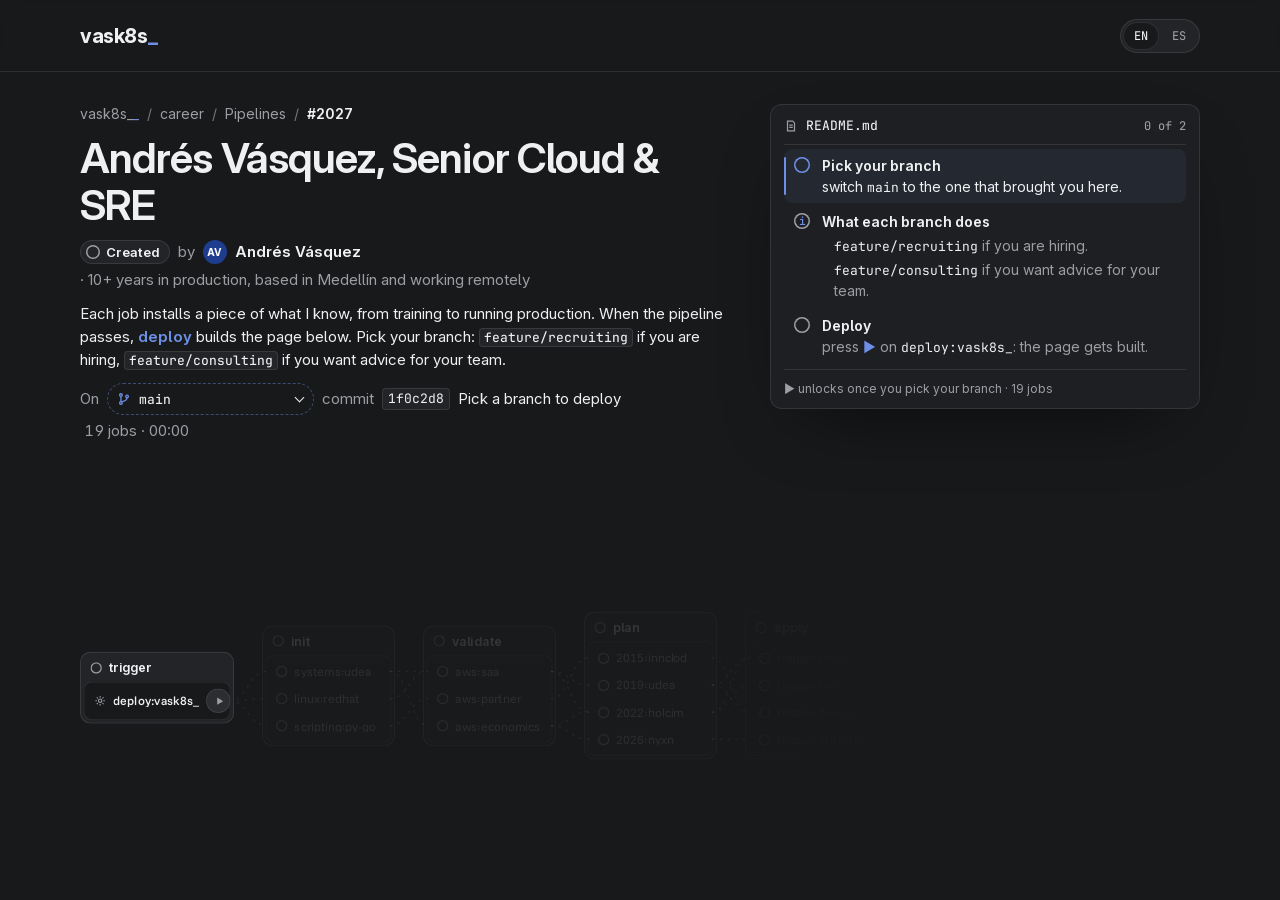
<file: index.html>
<!DOCTYPE html><html lang="en"><head><meta charset="utf-8"><meta name="viewport" content="width=device-width, initial-scale=1"><title>Andrés Vásquez · Senior Cloud &amp; SRE · vask8s_</title><meta name="description" content="Andrés Vásquez, Senior Cloud &amp; SRE based in Medellín. 10+ years running AWS, Kubernetes and Terraform in production. This site deploys itself as a pipeline."><link rel="canonical" href="https://vask8s.github.io/en/"><link rel="alternate" hreflang="en" href="https://vask8s.github.io/en/"><link rel="alternate" hreflang="es" href="https://vask8s.github.io/es/"><link rel="alternate" hreflang="x-default" href="https://vask8s.github.io/en/"><meta name="theme-color" content="#18191b"><noscript><meta http-equiv="refresh" content="0; url=/en/"></noscript><script>
    (function () {
      var saved = null;
      try { saved = localStorage.getItem('vk-lang'); } catch (e) {}
      var langs = navigator.languages && navigator.languages.length ? navigator.languages : [navigator.language || 'en'];
      var pick = 'en';
      for (var i = 0; i < langs.length; i++) {
        var l = String(langs[i]).toLowerCase().slice(0, 2);
        if (l === 'es' || l === 'en') { pick = l; break; }
      }
      if (saved === 'en' || saved === 'es') pick = saved;
      location.replace('/' + pick + '/' + location.search + location.hash);
    })();
  </script></head><body style="background:#18191b"><p style="font:16px sans-serif;color:#eff0f1;padding:24px"><a href="/en/" style="color:#6e8fe6">English</a> · <a href="/es/" style="color:#6e8fe6">Español</a></p></body></html>
</file>
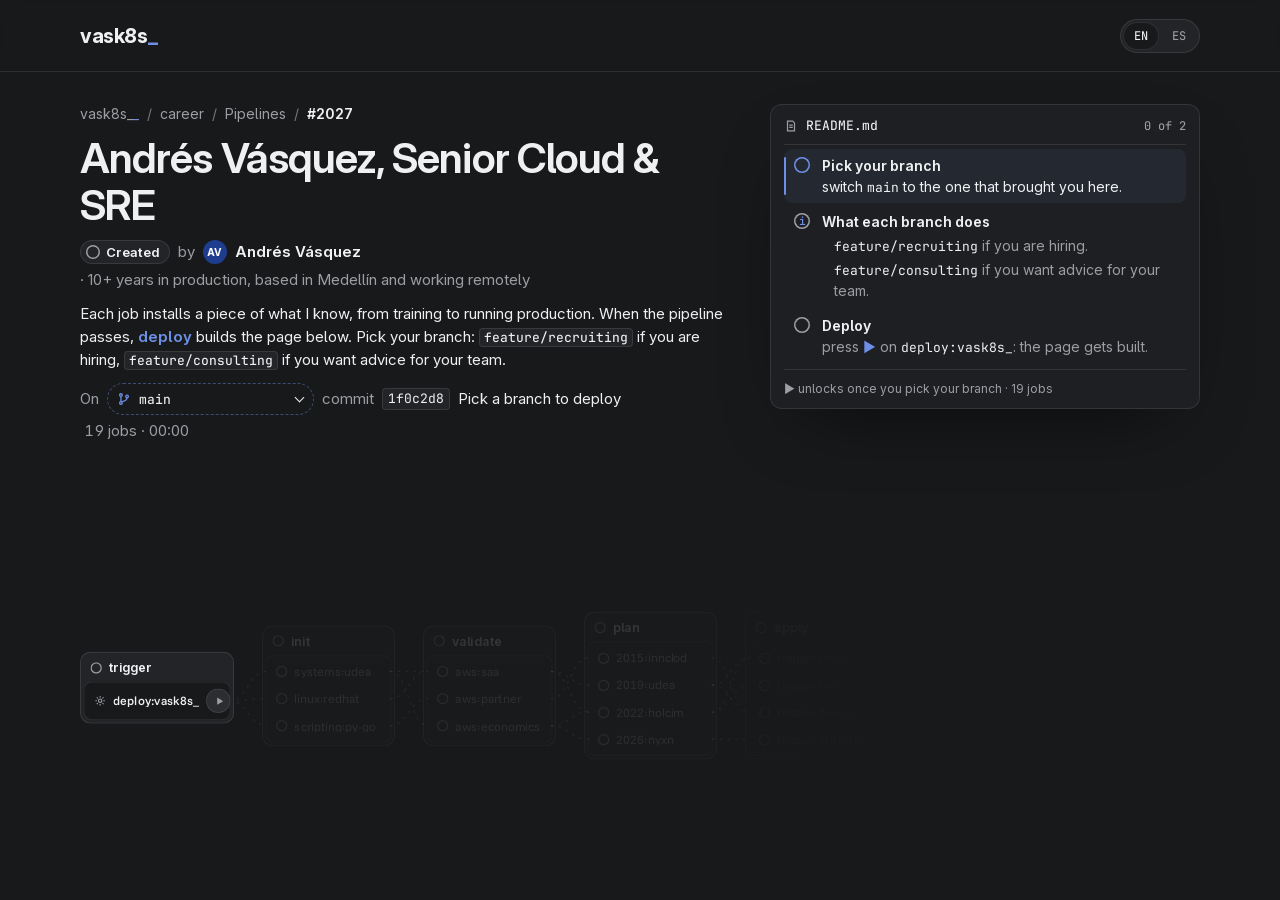
<file: en/index.html>
<!DOCTYPE html><html lang="en"><head><meta charset="utf-8"><meta name="viewport" content="width=device-width, initial-scale=1"><title>Andrés Vásquez · Senior Cloud &amp; SRE · vask8s_</title><meta name="description" content="Andrés Vásquez, Senior Cloud &amp; SRE based in Medellín. 10+ years running AWS, Kubernetes and Terraform in production. This site deploys itself as a pipeline."><link rel="canonical" href="https://vask8s.github.io/en/"><link rel="alternate" hreflang="en" href="https://vask8s.github.io/en/"><link rel="alternate" hreflang="es" href="https://vask8s.github.io/es/"><link rel="alternate" hreflang="x-default" href="https://vask8s.github.io/en/"><meta property="og:type" content="website"><meta property="og:title" content="Andrés Vásquez · Senior Cloud &amp; SRE · vask8s_"><meta property="og:description" content="Andrés Vásquez, Senior Cloud &amp; SRE based in Medellín. 10+ years running AWS, Kubernetes and Terraform in production. This site deploys itself as a pipeline."><meta property="og:url" content="https://vask8s.github.io/en/"><meta property="og:locale" content="en_US"><meta name="theme-color" content="#18191b"><link rel="icon" href="/favicon.svg" type="image/svg+xml"><link rel="preload" href="/assets/fonts/GitLabSans.woff2" as="font" type="font/woff2" crossorigin><link rel="preconnect" href="https://fonts.googleapis.com"><link rel="preconnect" href="https://fonts.gstatic.com" crossorigin><script async src="https://www.googletagmanager.com/gtag/js?id=GTM-5ZCCD75Q"></script><script>(function(){const ga = "GTM-5ZCCD75Q";
window.dataLayer = window.dataLayer || []; function gtag() { dataLayer.push(arguments); } gtag('js', new Date()); gtag('config', ga);})();</script><link href="https://fonts.googleapis.com/css2?family=Funnel+Display:wght@400..700&family=Funnel+Sans:wght@400..600&display=swap" rel="stylesheet"><link rel="stylesheet" href="/_astro/index.sbaXN10b.css"></head><body><section class="hero" aria-labelledby="h"><div class="top"><span class="logo">vask8s<i>_</i></span><nav class="nav" data-nav aria-label="Sections"></nav><span class="nav-ext" data-nav-ext></span><div class="lang" role="group" aria-label="Language"><a href="/en/" hreflang="en" lang="en" data-lang="en" aria-current="true">EN</a><a href="/es/" hreflang="es" lang="es" data-lang="es">ES</a></div></div><div class="head"><p class="crumbs"><span>vask8s_<i class="us">_</i></span><i>/</i><span>career</span><i>/</i><span>Pipelines</span><i>/</i><b>#2027</b></p><h1 id="h">Andrés Vásquez, Senior Cloud &amp; SRE</h1><p class="row"><span class="badge" data-badge><i aria-hidden="true"></i><span>Created</span></span><span class="dim">by</span><span class="av" aria-hidden="true">AV</span><b>Andrés Vásquez</b><span class="dim">· 10+ years in production, based in Medellín and working remotely</span></p><p class="what"><span data-what>Each job installs a piece of what I know, from training to running production.</span> When the pipeline passes, <b>deploy</b> builds the page below. <span data-hint></span></p><p class="row"><span class="dim">On</span><label class="sel"><svg viewBox="0 0 16 16" aria-hidden="true"><circle cx="4.5" cy="3.5" r="1.5"></circle><circle cx="4.5" cy="12.5" r="1.5"></circle><circle cx="11.5" cy="5" r="1.5"></circle><path d="M4.5 5v6M11.5 6.5c0 2.6-2.2 3.6-5.6 4.6"></path></svg><select data-branch aria-label="Pipeline branch"><option value="main" selected>main</option><option value="recruiting">feature/recruiting</option><option value="consulting">feature/consulting</option></select></label><span class="dim">commit</span><code class="sha" data-sha>1f0c2d8</code><span data-msg></span><span class="dim stat"><span data-njobs>19</span> jobs · <span data-time>00:00</span></span></p></div><aside class="guide" data-guide aria-label="How to use this pipeline"><header><svg viewBox="0 0 16 16" aria-hidden="true"><path d="M4 2.5h6l2 2v9H4z"></path><path d="M6 7h4M6 9.5h4"></path></svg>README.md<span data-guide-n>0 of 2</span></header><ol><li class="on" data-step="1"><span class="ck" aria-hidden="true"></span><span><b>Pick your branch</b>switch <code>main</code> to the one that brought you here.</span></li><li class="info" aria-label="What each branch does"><span class="ck ck--info" aria-hidden="true">i</span><span><b>What each branch does</b><span class="case" data-case="recruiting"><code>feature/recruiting</code> if you are hiring.</span><span class="case" data-case="consulting"><code>feature/consulting</code> if you want advice for your team.</span></span></li><li data-step="2"><span class="ck" aria-hidden="true"></span><span><b>Deploy</b>press <span class="pl">▶</span> on <code>deploy:vask8s_</code>: the page gets built.</span></li></ol><footer><span data-lock>▶ unlocks once you pick your branch</span> · <span data-njobs2>19</span> jobs</footer></aside><aside class="done" data-done hidden aria-live="polite"><header><span class="badge" data-st="success"><i aria-hidden="true"></i><span>Passed</span></span><b>Pipeline #2027</b><span class="dim" data-done-t></span></header><p data-done-p></p><div class="done__btns"><button class="cbtn" type="button" data-open="logs"><svg viewBox="0 0 16 16" aria-hidden="true"><rect x="1.75" y="2.75" width="12.5" height="10.5" rx="2"></rect><path d="m4.5 6.5 2 1.5-2 1.5M8 10h3.5"></path></svg>Open console</button><button class="cbtn cbtn--2" type="button" data-open="code"><svg viewBox="0 0 16 16" aria-hidden="true"><path d="M4 2.5h5.5l2.5 2.5v8.5H4z"></path><path d="M6.5 8 5 9.5 6.5 11M9.5 8 11 9.5 9.5 11"></path></svg>View .gitlab-ci.yml</button></div></aside><a class="cue" href="#projects" data-cue hidden><span>Page deployed · scroll down to see it</span><svg viewBox="0 0 16 16" aria-hidden="true"><path d="m4 6 4 4 4-4"></path></svg></a><div class="stage" data-stage><div class="plane ghost" data-plane aria-hidden="true"></div><div class="plane lit" data-plane aria-hidden="true"></div><div class="plane exec" data-plane aria-hidden="true"></div><div class="plane" data-live></div></div></section><main class="below" data-below hidden><section id="projects" class="pj"><p class="k">output · menu:projects</p><div class="pj__head"><div><h2>Projects</h2><p class="pj__sub">The environments I designed and run in production, and what I build on my own.</p></div><div class="pj__filters" role="group" aria-label="Filter by role" data-set="role"><button type="button" aria-pressed="true" data-role="all">All</button><button type="button" aria-pressed="false" data-role="cloud">Cloud Engineer</button><button type="button" aria-pressed="false" data-role="sre">SRE</button><button type="button" aria-pressed="false" data-role="devops">DevOps</button><button type="button" aria-pressed="false" data-role="platform">Cloud Platform</button></div><div class="pj__filters" role="group" aria-label="Filter by result" data-set="need" hidden><button type="button" aria-pressed="true" data-need="all">All</button><button type="button" aria-pressed="false" data-need="uptime">99.99% uptime</button><button type="button" aria-pressed="false" data-need="speed">12 s → 1 s</button><button type="button" aria-pressed="false" data-need="cost">−65% cost</button><button type="button" aria-pressed="false" data-need="auto">Reusable IaC</button></div></div><h3 class="pj__tier">Environments <em>2</em></h3><article class="env env--lead" data-roles="sre cloud platform" data-needs="uptime cost"><header class="env__head"><span class="env__st"><i aria-hidden="true"></i>production</span><b class="env__name">concursos-de-meritos</b><span class="env__by">Infrastructure lead · Universidad de Antioquia · 2019 to today</span><span class="env__roles"><span class="role">SRE</span><span class="role">Cloud Engineer</span><span class="role">Cloud Platform</span></span></header><p class="env__desc">The registration and testing platform for the public merit-based hiring contests that Universidad de Antioquia runs for national agencies. I designed its cloud, wrote it as code and run it for every call.</p><p class="env__tags"><span>Procuraduría General de la Nación</span><span>Contraloría General de la República</span><span>Ministerio de Educación</span><span>Universidad de Antioquia</span></p><div class="env__kpis"><div><b>925,557</b><span>applicants registered in the Procuraduría and Contraloría contests</span></div><div><b>99.99%</b><span>availability, under 4.3 minutes of downtime a month</span></div><div><b>500k</b><span>requests per minute at registration peaks</span></div><div><b>3</b><span>identical environments, dev, qa and production, from the same code</span></div></div><div class="arch" aria-label="Architecture: applicants come in through CloudFront and WAF, pass a load balancer to services on ECS Fargate, which read Aurora PostgreSQL through RDS Proxy"><div class="ab"><h4><i></i>edge</h4><ul><li><i></i>CloudFront</li><li><i></i>WAF</li><li><i></i>ACM</li></ul></div><div class="ab"><h4><i></i>compute</h4><ul><li><i></i>ALB</li><li><i></i>ECS Fargate</li><li><i></i>autoscaling</li></ul></div><div class="ab"><h4><i></i>data</h4><ul><li><i></i>RDS Proxy</li><li><i></i>Aurora PostgreSQL</li><li><i></i>read replicas</li></ul></div><div class="ab"><h4><i></i>storage</h4><ul><li><i></i>S3</li><li><i></i>DynamoDB</li><li><i></i>SES</li></ul></div><div class="ab"><h4><i></i>operate</h4><ul><li><i></i>CloudWatch and canaries</li><li><i></i>AWS Backup</li><li><i></i>cross-region DR</li></ul></div></div></article><article class="env" data-roles="cloud" data-needs="speed"><header class="env__head"><span class="env__st"><i aria-hidden="true"></i>production</span><b class="env__name">stoyco</b><span class="env__by">Infrastructure lead · NYXN · January to June 2026</span><span class="env__roles"><span class="role">Cloud Engineer</span></span></header><div class="env__split"><div><p class="env__desc">I redesigned and improved the infrastructure of StoyCo, the app that connects artists with their fans: horizontal autoscaling and microservices on Lambda.</p><div class="env__kpis env__kpis--2"><div><b>12 s → 1 s</b><span>load time in the app</span></div><div><b>−92%</b><span>waiting time for every user</span></div></div><p class="env__note">The key finding: every Lambda invocation opened a new connection to MongoDB and saturated the cluster. I moved the connection outside the handler so invocations in the same container reuse it, and put a connection proxy in front of the cluster.</p></div><div class="mr" aria-label="The change in the Lambda code"><div class="mr__head"><span class="mr__st">Merged</span><b>fix(lambda): reuse the MongoDB connection</b></div><div class="mr__file"><span>functions/</span><b>Function.cs</b><span class="mr__n"><em>+3</em> <s>−3</s></span></div><div class="mr__code"><div class="cl is-del"><i>1</i><span>public async Task&lt;Response&gt; Handler(Request input) {</span></div><div class="cl is-del"><i>2</i><span>    var client = new MongoClient(MongoUri);</span></div><div class="cl is-add"><i>1</i><span>static readonly MongoClient Client = new(MongoProxyUri);   <em>// once per container</em></span></div><div class="cl is-add"><i>2</i><span></span></div><div class="cl is-add"><i>3</i><span>public async Task&lt;Response&gt; Handler(Request input) {</span></div><div class="cl"><i>4</i><span>    var db = Client.GetDatabase(&quot;stoyco&quot;);</span></div><div class="cl is-del"><i>4</i><span>    // ...and at the end: client.Dispose()</span></div></div></div></div></article><h3 class="pj__tier">Own repositories <em>2</em></h3><div class="repos"><article class="repo" data-roles="devops platform" data-needs="auto"><header class="repo__head"><span class="repo__ic" aria-hidden="true"><svg viewBox="0 0 16 16"><path d="M3.5 2.5h7l2 2v9h-9z"></path><path d="M5.5 6.5h5M5.5 9h5M5.5 11.5h3"></path></svg></span><b>terragrunt-framework</b><span class="repo__pill">unnamed yet</span><span class="env__roles"><span class="role">DevOps</span><span class="role">Cloud Platform</span></span></header><p class="env__desc">I write each Terraform module once and every folder is an environment. A single <code>root.hcl</code> generates the backend, the provider and the tags, so each <code>terragrunt.hcl</code> only says which module it uses and with which values.</p><p class="repo__facts"><span><b>30</b> modules</span><span><b>3</b> environments</span><span><b>131</b> units</span><span>terminal, Atlantis or CI/CD</span></p><div class="tg" data-tg><div class="tg__bar"><span class="tg__dots" aria-hidden="true"><i></i><i></i><i></i></span><div class="tg__envs" role="radiogroup" aria-label="Environment"><button type="button" role="radio" aria-checked="false" data-env="dev">dev</button><button type="button" role="radio" aria-checked="false" data-env="qa">qa</button><button type="button" role="radio" aria-checked="true" data-env="prd">prd</button></div><button class="tg__run" type="button" data-tg-run><svg viewBox="0 0 12 12" aria-hidden="true"><path d="M3 1.5v9L10.5 6z"></path></svg>run-all plan</button></div><div class="tg__out" data-tg-out aria-live="polite"><div class="tl dim">Pick an environment and run the plan: same code, another folder.</div></div></div></article><article class="repo" data-roles="cloud devops platform dev" data-needs=""><header class="repo__head"><span class="repo__ic" aria-hidden="true"><svg viewBox="0 0 16 16"><rect x="4" y="1.75" width="8" height="12.5" rx="1.75"></rect><path d="M7 12h2"></path></svg></span><b>hm-entrenamiento</b><span class="repo__pill repo__pill--run"><i aria-hidden="true"></i>in progress</span><span class="env__roles"><span class="role">Architect</span><span class="role">DevOps</span><span class="role">Cloud Engineer</span><span class="role role--dev">Development</span></span></header><p class="env__desc">A SaaS for the gym where I train, Healthy Move. I build and run it end to end: the architecture, the cloud infrastructure, CI/CD and the application, so other gyms can use it.</p><p class="repo__facts"><span><b>FastAPI</b></span><span><b>Vite</b></span><span><b>PostgreSQL</b></span><span>Multi-gym SaaS</span></p><figure class="shot"><img src="/assets/img/hm-entrenamiento.jpg" alt="Healthy Move public site, hmentrenamiento.com" width="1000" height="625" loading="lazy"><figcaption>Healthy Move public site, hmentrenamiento.com</figcaption></figure></article></div><p class="pj__src">Registrations: 295,925 in the Procuraduría contest (procuraduria.gov.co) and 629,632 in the Contraloría one (national press, 2026), both run by Universidad de Antioquia.</p></section><section id="skills" class="sk"><p class="k">apply · the 4 child pipelines</p><div class="sk__grid"><div class="sk__left"><h2>Skills. <span class="muted">Four areas, each in its own file.</span></h2><p class="sk__lead">What I know, written the way I write every day: in Terraform. Pick an area and read its file.</p><ol class="sk__list" role="tablist" aria-label="Areas" aria-orientation="vertical"><li><button type="button" role="tab" id="sk-t-cloud" aria-controls="sk-code" aria-selected="true" data-file="cloud"><span class="n">01</span><span><b>Cloud Engineer</b><em>AWS end to end, plus GCP and Azure when the client uses them.</em></span><span class="sk__f">cloud-engineer.tf</span></button></li><li><button type="button" role="tab" id="sk-t-sre" aria-controls="sk-code" aria-selected="false" tabindex="-1" data-file="sre"><span class="n">02</span><span><b>SRE</b><em>SLOs, observability, on-call and disaster recovery.</em></span><span class="sk__f">sre.tf</span></button></li><li><button type="button" role="tab" id="sk-t-devops" aria-controls="sk-code" aria-selected="false" tabindex="-1" data-file="devops"><span class="n">03</span><span><b>DevOps</b><em>Infrastructure as code, CI/CD and GitOps.</em></span><span class="sk__f">devops.tf</span></button></li><li><button type="button" role="tab" id="sk-t-platform" aria-controls="sk-code" aria-selected="false" tabindex="-1" data-file="platform"><span class="n">04</span><span><b>Cloud Platform</b><em>Containers and platforms other teams use on their own.</em></span><span class="sk__f">cloud-platform.tf</span></button></li></ol></div><div class="sk__right"><div class="ed"><div class="ed__tabs" aria-hidden="true" data-ed-tabs></div><div class="ed__path"><span>skills/</span><b data-ed-name>cloud-engineer.tf</b><span class="ed__st" data-ed-st></span></div><div class="ed__code" id="sk-code" role="tabpanel" aria-labelledby="sk-t-cloud" data-ed-code tabindex="0"></div><div class="ed__term"><span class="ed__sig">$</span><span data-ed-cmd>terraform validate</span><span class="ed__ok" data-ed-ok>Success! The configuration is valid.</span></div></div></div></div></section><section id="stack" class="st"><div class="st__top"><div><p class="k">validate · tools and certifications</p><h2>Stack and certifications. <span class="muted">What I use daily and who vouches for it.</span></h2></div><p class="st__count"><b data-st-n>23</b><span>tools in production</span></p></div><div class="st__tabs" role="tablist" aria-label="Filter by area"><button type="button" role="tab" aria-selected="true" data-area="all">All</button><button type="button" role="tab" aria-selected="false" tabindex="-1" data-area="cloud">Cloud Engineer</button><button type="button" role="tab" aria-selected="false" tabindex="-1" data-area="sre">SRE</button><button type="button" role="tab" aria-selected="false" tabindex="-1" data-area="devops">DevOps</button><button type="button" role="tab" aria-selected="false" tabindex="-1" data-area="platform">Cloud Platform</button></div><div class="st__wall" data-st-wall></div><div class="st__badges"><p class="st__bk">Certifications <a class="cert__link" href="https://www.credly.com/users/vask8s/badges" target="_blank" rel="noopener">verified on Credly</a></p><ul><li class="is-lead"><span class="hex"><img src="/assets/icons/aws.svg" alt="" width="40" height="40" loading="lazy"><small>Associate</small></span><b>Solutions Architect</b><em>AWS Certified</em></li><li><span class="hex hex--p"><img src="/assets/icons/aws.svg" alt="" width="40" height="40" loading="lazy"><small>Partner</small></span><b>Technical Accredited</b><em>AWS Partner</em></li><li><span class="hex hex--p"><img src="/assets/icons/aws.svg" alt="" width="40" height="40" loading="lazy"><small>Partner</small></span><b>Cloud Economics</b><em>AWS Partner</em></li><li><span class="hex hex--p"><img src="/assets/icons/aws.svg" alt="" width="40" height="40" loading="lazy"><small>Partner</small></span><b>Accreditation (Business)</b><em>AWS Partner</em></li><li><span class="hex hex--e"><img src="/assets/icons/aws.svg" alt="" width="40" height="40" loading="lazy"><small>Academy</small></span><b>Educator</b><em>AWS Academy</em></li><li class="is-course"><span class="hex hex--c"><img src="/assets/icons/google-cloud.svg" alt="" width="40" height="40" loading="lazy"><small>Course</small></span><b>DevOps Engineering</b><em>Google Cloud</em></li></ul></div></section><section id="career" class="tr"><p class="k">plan · 2012 to 2026</p><div class="tr__grid"><div class="tr__left"><h2 id="career-h">Career. <span class="muted">From integrating payment gateways to running clusters.</span></h2><div class="tl" role="tablist" aria-label="Roles" aria-orientation="vertical"><button class="tl__row" type="button" role="tab" id="tl-t-nyxn" aria-selected="true" aria-controls="tl-nyxn"><span class="tl__y">2026</span><span class="tl__r">Principal DevOps Engineer</span><span class="tl__c">NYXN</span></button><button class="tl__row" type="button" role="tab" id="tl-t-asesor" aria-selected="false" tabindex="-1" aria-controls="tl-asesor"><span class="tl__y">2022 to today</span><span class="tl__r">Advisor SRE, Lead Architect</span><span class="tl__c">UdeA</span></button><button class="tl__row" type="button" role="tab" id="tl-t-holcim" aria-selected="false" tabindex="-1" aria-controls="tl-holcim"><span class="tl__y">2022 to 2025</span><span class="tl__r">Cloud Engineer</span><span class="tl__c">Holcim</span></button><button class="tl__row" type="button" role="tab" id="tl-t-udea" aria-selected="false" tabindex="-1" aria-controls="tl-udea"><span class="tl__y">2019 to 2022</span><span class="tl__r">DevOps &amp; Infrastructure Engineer</span><span class="tl__c">UdeA</span></button><button class="tl__row" type="button" role="tab" id="tl-t-innclod" aria-selected="false" tabindex="-1" aria-controls="tl-innclod"><span class="tl__y">2015 to 2019</span><span class="tl__r">DevOps Engineer</span><span class="tl__c">Innclod</span></button><button class="tl__row" type="button" role="tab" id="tl-t-free" aria-selected="false" tabindex="-1" aria-controls="tl-free"><span class="tl__y">2012 to 2015</span><span class="tl__r">Backend and integrations</span><span class="tl__c">Freelance</span></button></div></div><div class="tr__right"><div class="tl-show"><div class="tl-show__head"><span class="ui-dots" aria-hidden="true"><i></i><i></i><i></i></span><code>git show <b data-tl-tag>v2026-nyxn</b></code></div><article class="tl-show__item" id="tl-nyxn" role="tabpanel" aria-labelledby="tl-t-nyxn" data-tag="v2026-nyxn"><div class="tl-show__meta"><span class="av av--lg" aria-hidden="true">AV</span><div><b>Principal DevOps Engineer</b><span>NYXN · remote · January to June 2026</span></div></div><ul class="tl-show__diff"><li>Redesigned the main app: load time dropped from 12 s to 1 s with horizontal autoscaling and microservices on Lambda.</li><li>Designed observability for AI coding agents: tokens, cost and code verification per project, with dashboards for clients.</li><li>Took the AWS MAP program certification through to its presentation to AWS.</li><li>Was the technical lead of a high-traffic Magento e-commerce.</li></ul><div class="tl-show__tags"><span class="chip">Lambda</span><span class="chip">Autoscaling</span><span class="chip">AI observability</span><span class="chip">AWS MAP</span></div></article><article class="tl-show__item" id="tl-asesor" role="tabpanel" aria-labelledby="tl-t-asesor" data-tag="v2022-udea-advisor" hidden><div class="tl-show__meta"><span class="av av--lg" aria-hidden="true">AV</span><div><b>Advisor SRE, Lead Architect</b><span>Universidad de Antioquia · part time · since July 2022</span></div></div><ul class="tl-show__diff"><li>I am the technical authority on the cloud architecture of four national calls: PGN, CGR, UdeA and MEN.</li><li>Defined the Terraform and Terragrunt standard that every environment follows today.</li><li>Advise on the observability strategy and the definition of SLOs and SLIs, to catch incidents before a user sees them.</li></ul><div class="tl-show__tags"><span class="chip">Terraform</span><span class="chip">Terragrunt</span><span class="chip">CloudWatch</span><span class="chip">Disaster recovery</span></div></article><article class="tl-show__item" id="tl-holcim" role="tabpanel" aria-labelledby="tl-t-holcim" data-tag="v2022-holcim" hidden><div class="tl-show__meta"><span class="av av--lg" aria-hidden="true">AV</span><div><b>Cloud Engineer</b><span>Holcim · Medellín · July 2022 to July 2025</span></div></div><ul class="tl-show__diff"><li>Ran 5 production EKS clusters with over 230 namespaces: 99.95% SLO, p99 under 500 ms and on-call response in under 15 minutes.</li><li>Migrated data between AWS accounts in the Holcim and Amrize split, with DataSync and no downtime.</li><li>Cut EKS cluster provisioning from a week to two days with Terragrunt blueprints.</li><li>Moved from one deploy a week to one a day with trunk-based development and GitLab CI.</li><li>Implemented the disaster recovery plan, with cross-region failover tested in drills in three countries.</li></ul><div class="tl-show__tags"><span class="chip">EKS</span><span class="chip">Prometheus</span><span class="chip">Grafana</span><span class="chip">GitLab CI</span></div></article><article class="tl-show__item" id="tl-udea" role="tabpanel" aria-labelledby="tl-t-udea" data-tag="v2019-udea" hidden><div class="tl-show__meta"><span class="av av--lg" aria-hidden="true">AV</span><div><b>DevOps &amp; Infrastructure Engineer</b><span>Universidad de Antioquia · October 2019 to July 2022</span></div></div><ul class="tl-show__diff"><li>Built the infrastructure for four national calls: 99.99% uptime and peaks of 500k requests per minute on ECS Fargate, Aurora Serverless v2, CloudFront and WAF.</li><li>Migrated the university Moodle to AWS during the pandemic, for over 40,000 students.</li><li>Cut monthly cloud spend by 65% with Savings Plans, reserved instances, Spot and right-sizing.</li><li>Moved the team from manual processes to GitLab CI, with daily deployments.</li></ul><div class="tl-show__tags"><span class="chip">ECS Fargate</span><span class="chip">Aurora</span><span class="chip">CloudFront</span><span class="chip">Rancher</span></div></article><article class="tl-show__item" id="tl-innclod" role="tabpanel" aria-labelledby="tl-t-innclod" data-tag="v2015-innclod" hidden><div class="tl-show__meta"><span class="av av--lg" aria-hidden="true">AV</span><div><b>DevOps Engineer</b><span>Innclod · Medellín · September 2015 to July 2019</span></div></div><ul class="tl-show__diff"><li>Built a three-tier architecture on AWS with Auto Scaling, ALB and CloudFront, at 99.999% availability.</li><li>Cut production incidents by 70% for clients such as Seguros Bolívar and the Bogotá Bus Terminal, with Jenkins pipelines and blue/green deployments.</li></ul><div class="tl-show__tags"><span class="chip">EC2</span><span class="chip">ALB</span><span class="chip">Jenkins</span><span class="chip">Blue/green</span></div></article><article class="tl-show__item" id="tl-free" role="tabpanel" aria-labelledby="tl-t-free" data-tag="v2012-freelance" hidden><div class="tl-show__meta"><span class="av av--lg" aria-hidden="true">AV</span><div><b>Backend and integrations</b><span>Freelance · January 2012 to August 2015</span></div></div><ul class="tl-show__diff"><li>Developed REST APIs in PHP and Laravel integrated with ePayco and PayU, with over 10,000 transactions a month.</li><li>Contributed to the ePayco PHP SDK with webhooks and retries; over 200 developers use it today.</li></ul><div class="tl-show__tags"><span class="chip">PHP</span><span class="chip">Laravel</span><span class="chip">ePayco</span><span class="chip">PayU</span></div></article></div></div></div></section><section class="uw" id="uwr" data-uw aria-labelledby="uw-h"><div class="sea" aria-hidden="true"><div class="rays"></div><div class="caustic"></div><svg class="surface" viewBox="0 0 1440 60" preserveAspectRatio="none"><path d="M0 30 Q 90 10 180 30 T 360 30 T 540 30 T 720 30 T 900 30 T 1080 30 T 1260 30 T 1440 30 V0 H0 Z"></path></svg><div class="floor"></div><div class="bubbles" data-bubbles></div><div class="dark"></div></div><div class="basket" data-basket aria-hidden="true"><span class="basket__hint">basket</span><svg viewBox="0 0 160 120"><ellipse cx="80" cy="18" rx="62" ry="12"></ellipse><path d="M18 18 L34 96 M142 18 L126 96 M50 22 L58 98 M110 22 L102 98 M80 30 V100"></path><ellipse cx="80" cy="98" rx="46" ry="9"></ellipse><path d="M60 100 L54 118 H106 L100 100"></path></svg></div><div class="diver" data-diver><svg class="dv" viewBox="0 0 300 300" aria-hidden="true" focusable="false"><g class="dv__fin dv__fin--up"><path d="M66.7,59.1c0.5-0.6,2.2-0.2,3.2,0.5c1,0.7,1,1.2,1.6,1.3c1.1,0.2,3.2-2.2,2.9-4.5c-0.2-1.9-2-3.5-4.3-3.8 c-1.5-0.9-3.6-2.3-5.6-4.6c-1.4-1.6-2.1-3-3.1-4.9c-3.4-6.3-5-9.4-5.4-10.3c-2.8-7.5-1.7-13.6-3.2-13.8c-1.1-0.1-1.6,2.8-3.9,3.2 c-1.9,0.3-3.1-1.6-4.3-1c-1.3,0.6-0.7,2.9-2.3,3.8c-1.2,0.7-2.3-0.1-2.7,0.2c-2.3,2,26.7,37.9,27.7,37 C67.5,62.1,65.9,59.8,66.7,59.1z"></path></g><g class="dv__fin dv__fin--lo"><path d="M77,124.9c0.7-0.5,2.4,0.7,4,1.8c2.3,1.6,2.8,2.4,3.9,2.4c1.1,0,2-0.8,2.5-1.5c1.4-2.1-0.2-5.5-0.9-7 c-3.5-6.9-8.8-8-13.6-13.4c-6.4-7.4-7.7-18.1-8.5-26.2c-0.6-6.1-0.9-12.1-2.4-12.3c-1.8-0.2-3.2,9-7.3,9.4c-2.5,0.2-3.8-2.8-5.6-2.2 C46.6,76.7,48.2,83,45,85c-2.5,1.6-5.4-0.8-6.1,0c-3.1,3.4,36.1,46.4,38.5,44.4C77.9,128.9,76,125.6,77,124.9z"></path></g><g class="dv__body"><path d="M177.9,156c-1.3-10.2-7.8-18.8-17-22c-10-3.5-18.8,0.9-20.4,1.7c-5.7-5.9-14-14.7-26.9-28.2 c-0.1-0.1-0.1-0.1-0.1-0.1c-2.2-2.3-32-33.6-44.7-47.1c-0.2-0.2-0.4-0.2-0.7-0.1c-0.3,0.1-0.4,0.4-0.3,0.6c2.2,4.8,4.5,9.5,6.7,14.2 c2.2,4.6,3.4,7.7,5.6,12.4c6.1,12.9,8.4,14.8,16.1,29.9c6.5,12.6,7.6,16.7,10.3,21.2c0.3,0.6,1.6,2.6,3.5,5.3 c4.7,6.7,9.2,11.8,12.4,15.2c-1.7,3.3-1.9,3.7-1.9,3.7c-0.5,1.3-1.1,3.1-1.4,5.4c-0.1,0-0.3,0.1-0.6,0.1c0,0-0.4,0-0.8-0.1 c-1.1-0.2-2.5-1-3.5-1.6c-5.8-3.9-9.9-8.8-14.6-14.3c-6.8-8-13.4-17-20.6-24.9c-0.1-0.2-0.4-0.3-0.6-0.3c-0.3,0.1-0.5,0.3-0.4,0.6 c2.6,11.7,8.3,30.4,8.3,30.4c10.6,16.8,23.6,37.5,38.5,35.9c14.2-1.5,31.6-23.5,35.3-28.8c0.9-1.3,3.6-5.3,8.7-7.5 C172.2,156,175.5,155.9,177.9,156z"></path><path d="M228.5,214.4c3.2,3.5,7.6,8.5,12.4,15c7.2,9.6,6.8,11,12.9,19.5c0,0,20.2,32.6,22.6,36.4c0.1,0.2,0,0.5-0.2,0.6 c-0.2,0.1-0.5,0.1-0.7-0.1c-16.7-12.2-30.8-26.5-44.3-41.3c-6.1-6.8-11.9-13.7-16.8-21.3C209.7,215.5,221.8,207.9,228.5,214.4 L228.5,214.4z"></path><path d="M173.7,207.3c-7-8.9-15-20.2-13.9-31.8c1.3-10.5,12-16,23.2-15.9c12.7,0,24.8,4.5,35.1,10.1 c2.5,1.5,3.9,3.5,4.2,5.5c0.8,4.2-8.3,8.3-15.5,8.9c-3,0.2-5.6-0.1-16.7-3.5c-6.3-1.9-11.4-3.6-15-4.9c-1.9,3.9-2.7,7.3-2.7,9.9 c0.1,4.3,0.8,8.7,1.1,11c0.4,3.3,1,6.6,1.2,10.2l0,0.2c0,0.2-0.2,0.4-0.4,0.5C174.2,207.5,173.9,207.5,173.7,207.3z"></path><path d="M273.6,185.8c-2.1,2.9-13-3.2-20.6,2c-4.6,3.2-5,9-8.2,8.9c-1.2,0-1.7-0.8-6.3-5.5c-5-5.1-5.3-5.1-5.5-5.9 c-1.3-5.3,9.3-16,20.9-16.1C267,169,276,182.6,273.6,185.8z"></path><path d="M272.8,190.3c-1.1-1.2-3.3-1.3-7.6-1.6c-2.2-0.1-3.6-0.2-5.5,0.1c-1.6,0.3-3.7,0.6-5.8,2.2c-1.7,1.3-2.6,2.7-3.2,3.7 c-1.1,1.9-1.8,3-1.8,4.4c0,3.8,4.9,6.7,8,8.5c0.2,0.1,0.4,0.3,0.7,0.4c2.3,0.9,5-0.2,6.6-0.8c2.4-1,3.9-2.3,5.1-3.4 c1.2-1.1,2.8-2.8,3.8-5.2C273.2,198,275.2,192.9,272.8,190.3z"></path><path d="M278,205.4"></path><path d="M261.6,180.8"></path><path d="M253.2,207.9c0.7,0.5,2.6,1.9,2.2,3.2c-0.2,0.9-1.1,1.7-2.1,1.9c-2.4,0.6-5-2.1-6.2-3.2c-7.8-7.7-19.6-15.6-21.9-20.7 c-1-2.3-1.1-4.5-1.1-4.5c-0.2-4.3,2-6.3,11-18.9c1.6-2.2,2.7-3.8,4.5-4c2.8-0.4,6.4,2.6,5.9,4.8c-0.1,0.5-0.3,0.8-0.6,1 c-1.3,1.5-2.3,2.6-2.5,2.7c-4.2,3.3-7.5,6-9.8,9.2c-1.4,2-2.7,3.9-2.3,6.1c0.2,1.2,1.4,2.4,3.7,4.9c1,1.1,2.1,2.2,4.2,4.2 c0.9,0.9,2.1,2,2.9,2.8C248.5,203.9,252.2,207.2,253.2,207.9z"></path><path d="M226.6,194.2c1.1-0.8,5.1,4.3,14.3,12.5c5.2,4.6,7.7,6.4,7.2,7.8c-0.6,1.6-4.7,2-8,1.2c-7.5-1.7-10.4-10.4-13-18.1 C226.3,195.2,226.3,194.4,226.6,194.2z"></path></g><g class="dv__ball" data-ball><path d="M201.9,188.8c-4.4-2.6-11.3-2.3-18.4,0.2c-1.7,0.6-3.2,1.9-3.7,3.2c-2.3,5.5-1.4,10.4,2.9,13 c4.4,2.6,11.3,2.3,18.4-0.2c1.7-0.6,3.2-1.9,3.7-3.2C207.1,196.3,206.3,191.4,201.9,188.8z"></path></g><g class="dv__bub"><circle cx="253.5" cy="145.4" r="4.9"></circle><circle cx="237.3" cy="125.4" r="6"></circle><circle cx="258.3" cy="102.3" r="7.2"></circle></g></svg></div><div class="gauge" aria-hidden="true"><div class="gauge__ticks" data-ticks></div><div class="gauge__mark" data-mark><span data-depth>0,0 m</span></div></div><div class="inner"><p class="k">hobbies · underwater</p><h2 id="uw-h">Outside the cluster, I play rugby five meters underwater.</h2><p class="lead">Underwater rugby, UWR: a three-dimensional sport at the bottom of a pool. No air tank, and one rule above all others: come up for air in time.</p><p class="who">I play guard for the Universidad de Antioquia club.</p><ul class="facts"><li><b>3.5 to 5 m</b><span>deep</span></li><li><b>6 against 6</b><span>with substitutes from the edge</span></li><li><b>Salt water</b><span>in the ball, so it sinks</span></li><li><b>Two baskets</b><span>of steel, on the bottom</span></li></ul><div class="play"><button class="hold" type="button" data-hold aria-describedby="uw-msg"><svg class="ring" viewBox="0 0 120 120" aria-hidden="true"><circle cx="60" cy="60" r="54"></circle><circle class="o2" cx="60" cy="60" r="54"></circle></svg><span class="hold__in"><b data-sec>0,0 s</b><em data-label>Hold</em></span></button><div class="hud"><div class="hud__row"><span><b data-goals>0</b>goals</span><span><b data-best>0,0 s</b>best breath-hold</span></div><p class="msg" id="uw-msg" data-msg aria-live="polite">Hold the button down: the diver goes down and tries to drop the ball in the basket.</p><p class="keys">also with the space bar</p></div></div></div></section><section id="method" class="mt"><p class="k">apply · how I work</p><div class="mt__grid"><div class="mt__left"><h2 id="metodo-h">How I work. <span class="muted">In small, reversible steps.</span></h2><ol class="steps-list"><li><span class="n">01</span><div><h3>Diagnosis</h3><p>I review architecture, costs, pipelines and on-call, and leave you a prioritized list of risks.</p></div></li><li><span class="n">02</span><div><h3>Implementation</h3><p>Every change arrives by pull request, with its plan reviewed by your team.</p></div></li><li><span class="n">03</span><div><h3>Handover</h3><p>Documentation, runbooks and a session with the people who will run the platform.</p></div></li></ol></div><div class="mt__right"><div class="df" data-df aria-label="A Terraform change under review, with a suggestion to shrink a node group"><div class="ui-diff__head"><svg class="ui-icon ui-diff__fold" viewBox="0 0 16 16" aria-hidden="true"><path d="m4.5 6.25 3.5 3.5 3.5-3.5"></path></svg><span class="ui-diff__tool" aria-hidden="true"><img data-icon="terraform" src="/assets/icons/terraform.svg" alt="" width="13" height="13" loading="lazy"></span><span class="ui-diff__repo">infra</span><i class="ui-diff__slash" aria-hidden="true">/</i><span class="ui-diff__path"><span class="ui-diff__dir">prod/eks/</span><b>nodes.tf</b></span><span class="ui-spacer"></span><span class="ui-diff__stat"><b class="is-add"><span class="ui-diff__was">+3</span><span class="ui-diff__now">+4</span></b><b class="is-del"><span class="ui-diff__was">&minus;2</span><span class="ui-diff__now">&minus;3</span></b><span class="ui-diff__bar" aria-hidden="true"><i class="is-add"></i><i class="is-add"></i><i class="is-add"></i><i class="is-del"></i><i class="is-del"></i></span></span></div><div class="ui-diff__hunk"><span>@@ -12,10 +12,11 @@</span> <em class="ui-diff__sig">resource "aws_eks_node_group" "main" &#123;</em></div><div class="ui-diff__lines"><div class="ui-diff__ln"><i>12</i><i>12</i><span class="ui-diff__code" data-i="1"><span class="ui-diff__ind">  </span>cluster_name = aws_eks_cluster.main.name</span></div><div class="ui-diff__ln is-del"><i>13</i><i></i><span class="ui-diff__code" data-i="1"><span class="ui-diff__ind">  </span>instance_types = [<mark class="ui-diff__w"><span class="s">"m5.2xlarge"</span></mark>]</span></div><div class="ui-diff__ln is-add"><i></i><i>13</i><span class="ui-diff__code" data-i="1"><span class="ui-diff__ind">  </span>instance_types = [<mark class="ui-diff__w"><span class="s">"m6i.xlarge"</span></mark>]</span></div><div class="ui-diff__ln is-target" data-diff-target><i>14</i><i>14</i><span class="ui-diff__code" data-i="2"><span class="ui-diff__ind">  </span>desired_size = <mark class="ui-diff__w"><span class="n">6</span></mark></span></div><div class="ui-diff__sug" data-diff-sug><div class="ui-diff__ln is-add"><i></i><i>14</i><span class="ui-diff__code" data-i="2"><span class="ui-diff__ind">  </span>desired_size = <mark class="ui-diff__w"><span class="n">4</span></mark></span></div></div><div class="ui-diff__thread"><div class="ui-diff__by"><span class="av" aria-hidden="true">RV</span><span class="ui-diff__name">Review</span><span class="ui-diff__time">2 min</span><span class="ui-spacer"></span><span class="ui-diff__act" data-diff-act><button class="ui-btn ui-btn--sm ui-diff__apply" type="button" data-diff-apply><span class="ui-diff__lbl">Apply suggestion</span><i class="ui-diff__spin" aria-hidden="true"></i></button><span class="ui-chip ui-diff__done"><svg viewBox="0 0 16 16" aria-hidden="true"><path d="m4 8.4 2.6 2.6L12 5.4" fill="none" stroke="currentColor" stroke-width="1.8" stroke-linecap="round" stroke-linejoin="round"></path></svg>Applied</span></span></div><div class="ui-diff__msg">With current usage 4 nodes are enough; the autoscaler goes up to 6.</div></div><div class="ui-diff__ln"><i>15</i><i>15</i><span class="ui-diff__code" data-i="2"><span class="ui-diff__ind">  </span>min_size = <span class="n">3</span></span></div><div class="ui-diff__ln is-del"><i>16</i><i></i><span class="ui-diff__code" data-i="2"><span class="ui-diff__ind">  </span>max_size = <mark class="ui-diff__w"><span class="n">8</span></mark></span></div><div class="ui-diff__ln is-add"><i></i><i>16</i><span class="ui-diff__code" data-i="2"><span class="ui-diff__ind">  </span>max_size = <mark class="ui-diff__w"><span class="n">10</span></mark></span></div><div class="ui-diff__ln is-add"><i></i><i>17</i><span class="ui-diff__code" data-i="2"><span class="ui-diff__ind">  </span>labels = &#123; <span class="k">role</span> = <span class="s">"general"</span> &#125;</span></div><div class="ui-diff__ln"><i>17</i><i>18</i><span class="ui-diff__code" data-i="1"><span class="ui-diff__ind">  </span>tags = local.tags</span></div><div class="ui-diff__ln"><i>18</i><i>19</i><span class="ui-diff__code" data-i="0">&#125;</span></div><div class="ui-diff__ln"><i>19</i><i>20</i><span class="ui-diff__code" data-i="0"></span></div><div class="ui-diff__ln"><i>20</i><i>21</i><span class="ui-diff__code" data-i="0"><span class="k">output</span> <span class="s">"node_group_arn"</span> &#123;</span></div><div class="ui-diff__ln"><i>21</i><i>22</i><span class="ui-diff__code" data-i="1"><span class="ui-diff__ind">  </span>value = aws_eks_node_group.main.arn</span></div><div class="ui-diff__ln"><i>22</i><i>23</i><span class="ui-diff__code" data-i="0">&#125;</span></div><div class="ui-diff__ln"><i>23</i><i>24</i><span class="ui-diff__code" data-i="0"></span></div><div class="ui-diff__ln"><i>24</i><i>25</i><span class="ui-diff__code" data-i="0"><span class="k">resource</span> <span class="s">"aws_eks_addon"</span> <span class="s">"coredns"</span> &#123;</span></div><div class="ui-diff__ln"><i>25</i><i>26</i><span class="ui-diff__code" data-i="1"><span class="ui-diff__ind">  </span>cluster_name = aws_eks_cluster.main.name</span></div><div class="ui-diff__ln"><i>26</i><i>27</i><span class="ui-diff__code" data-i="1"><span class="ui-diff__ind">  </span>addon_name   = <span class="s">"coredns"</span></span></div><div class="ui-diff__ln"><i>27</i><i>28</i><span class="ui-diff__code" data-i="0">&#125;</span></div></div></div></div></div></section><section id="contact" class="ct" aria-labelledby="close-h"><div class="ct__head"><div><h2 id="close-h">Let&#39;s talk</h2><p class="ct__lead" data-ct-lead>For a role or a project, write to me at vasquez@linux.com.</p></div><div class="ct__acts"><a class="ct__alt" data-ct-alt href="https://www.linkedin.com/in/vask8s/" target="_blank" rel="noopener">View LinkedIn</a><a class="ct__btn" data-ct-btn href="mailto:vasquez@linux.com"><span data-ct-label>Write to me</span><svg viewBox="0 0 12 12" aria-hidden="true"><path d="M4.5 2.5 8 6l-3.5 3.5"></path></svg></a></div></div><p class="ct__word" aria-hidden="true">vask8s<span class="us">_</span></p><div class="ct__links"><p class="ct__lede">Andrés Vásquez. VaaS: Vasquez as a service. Medellín, Colombia.</p><div class="ct__col"><h3>Profile</h3><ul><li><a href="#projects">Projects</a></li><li><a href="#career">Career</a></li><li><a href="#uwr">UWR</a></li></ul></div><div class="ct__col"><h3>Services</h3><ul><li><a href="#skills">Skills</a></li><li><a href="#stack">Stack</a></li><li><a href="#method">How I work</a></li></ul></div><div class="ct__col"><h3>Online</h3><ul><li><a href="https://www.linkedin.com/in/vask8s/" target="_blank" rel="noopener">LinkedIn</a></li><li><a href="https://github.com/vask8s" target="_blank" rel="noopener">GitHub</a></li><li><a href="https://www.credly.com/users/vask8s/badges" target="_blank" rel="noopener">Credly</a></li></ul></div><div class="ct__col"><h3>Contact</h3><ul><li><a href="mailto:vasquez@linux.com">vasquez@linux.com</a></li></ul></div></div><div class="ct__legal"><span>&copy; 2026 Andrés Vásquez</span><span>Tool names and logos are trademarks of their owners</span></div></section></main><dialog class="con" data-con aria-labelledby="con-t"><div class="con__head"><span class="sr" id="con-t">Pipeline #2027 console</span><div class="con__tabs" role="tablist" aria-label="Console views"><button type="button" role="tab" data-tab="logs" aria-selected="true"><svg viewBox="0 0 16 16" aria-hidden="true"><rect x="1.75" y="2.75" width="12.5" height="10.5" rx="2"></rect><path d="m4.5 6.5 2 1.5-2 1.5M8 10h3.5"></path></svg>Logs</button><button type="button" role="tab" data-tab="code" aria-selected="false" tabindex="-1"><svg viewBox="0 0 16 16" aria-hidden="true"><path d="M4 2.5h5.5l2.5 2.5v8.5H4z"></path><path d="M6.5 8 5 9.5 6.5 11M9.5 8 11 9.5 9.5 11"></path></svg>.gitlab-ci.yml</button></div><span class="con__meta" data-con-meta></span><button class="con__x" type="button" data-con-close aria-label="Close the console"><svg viewBox="0 0 16 16" aria-hidden="true"><path d="m4 4 8 8M12 4l-8 8"></path></svg></button></div><div class="con__logs" data-con-logs role="tabpanel"></div><div class="con__code" data-con-code role="tabpanel" hidden></div></dialog><div class="say" data-cursor></div><script type="module" src="/_astro/index.astro_astro_type_script_index_0_lang.CEyyIhmO.js"></script><script id="vk-i18n" type="application/json">{"sections":{"projects":"Projects","skills":"Skills","stack":"Stack","career":"Career","uwr":"UWR","method":"How I work","contact":"Contact"},"st":{"created":"created","pending":"pending","running":"running","success":"passed"},"badge":{"created":"Created","pending":"Pending","running":"Running","success":"Passed"},"say":{"queued":"queued · \u003ci>starts in {n} s\u003c/i>","running":"the pipeline is running","locked":"locked · \u003ci>pick your branch in the README\u003c/i>","again":"\u003ci>↻\u003c/i> deploy again","click":"\u003ci>▶\u003c/i> click to deploy","deploying":"deploying…","trigLocked":"manual job · \u003ci>unlocks once the README is done\u003c/i>","trigReady":"manual job · \u003ci>press ▶ to deploy\u003c/i>","logHint":"click to see its log","ready":"the pipeline is ready. \u003ci>find the manual job\u003c/i>"},"guide":{"count":"{n} of 2","open":"▶ unlocked: you can deploy now","locked":"▶ unlocks once you pick your branch"},"startsIn":"starts in {n} s","aria":{"run":"Run the pipeline","again":"Deploy again"},"branches":{"main":["1f0c2d8","Pick a branch to deploy","Pick your branch: \u003ccode>feature/recruiting\u003c/code> if you are hiring, \u003ccode>feature/consulting\u003c/code> if you want advice for your team."],"recruiting":["a3f9c1e","Add a Senior Cloud & SRE to your team","Looking for advice on your platform? Switch to \u003ccode>feature/consulting\u003c/code>."],"consulting":["7d4e1b6","Advise on your team's platform","Here to hire? Switch to \u003ccode>feature/recruiting\u003c/code>."]},"what":{"recruiting":"Each job installs a piece of what I know, from training to running production.","consulting":"Each job is a step in how I work with your team, from diagnosis to handover."},"child":{"idle":"child pipeline · {n} jobs","run":"running · {i} of {n} jobs","done":"passed · {n} of {n} jobs","say":"child pipeline · {c} · {n} jobs"},"logs":{"manual":"Manual job, triggered from the README","created":"Pipeline #2027 created with {n} jobs","childCreated":"Child pipeline \"{c}\" created","childPassed":"Child pipeline \"{c}\" passed","ymlIntro":"# Each job installs a piece of what I know; deploy builds the page.","ymlMain":"# pick a branch in the README","lines":"{n} lines","passed":"passed"},"summary":{"time":"in {t}","jobs":"{n} jobs and 4 child pipelines"},"close":{"recruiting":["Have an open role? Write to me at vasquez@linux.com and we will talk about the role and the team.","Write about the role","mailto:vasquez@linux.com?subject=Senior%20Cloud%20%26%20SRE%20role","View LinkedIn","https://www.linkedin.com/in/vask8s/"],"consulting":["Does your platform need a diagnosis? Write to me at vasquez@linux.com and we will schedule it.","Book a diagnosis","mailto:vasquez@linux.com?subject=Platform%20diagnosis","View my GitHub","https://github.com/vask8s"]},"pipes":{"recruiting":{"stages":[["init",[["systems:udea","Systems Engineering, UdeA","git clone udea/systems-engineering"],["linux:redhat","Linux: RedHat, Ubuntu, CentOS","cat /etc/os-release"],["scripting:py-go","Python, Go and Bash","python3 --version && go version && bash --version"]]],["validate",[["aws:saa","AWS Certified Solutions Architect","credly verify vask8s --badge saa",["Valid badge on Credly"]],["aws:partner","AWS Partner: Technical","credly verify vask8s --badge partner",["Valid badge on Credly"]],["aws:economics","AWS Partner: Cloud Economics","credly verify vask8s --badge economics",["Valid badge on Credly"]]]],["plan",[["2015:innclod","DevOps Engineer at Innclod","git log --since=2015 --company=innclod"],["2019:udea","DevOps & Infrastructure at UdeA","git log --since=2019 --company=udea"],["2022:holcim","Cloud Engineer at Holcim","git log --since=2022 --company=holcim"],["2026:nyxn","Principal DevOps at NYXN","git log --since=2026 --company=nyxn"]]],["apply",[["trigger:cloud","triggers the Cloud Engineer pipeline","trigger pipelines/cloud.yml --strategy depend"],["trigger:sre","triggers the SRE pipeline","trigger pipelines/sre.yml --strategy depend"],["trigger:devops","triggers the DevOps pipeline","trigger pipelines/devops.yml --strategy depend"],["trigger:platform","triggers the Cloud Platform pipeline","trigger pipelines/platform.yml --strategy depend"]]],["output",[["menu:projects","your menu: projects","./vask8s publish menu/projects",["Section published to the menu"]],["menu:skills","your menu: skills","./vask8s publish menu/skills",["Section published to the menu"]],["link:linkedin","my LinkedIn","./vask8s publish link/linkedin",["Link published to the menu"]],["link:github","my GitHub","./vask8s publish link/github",["Link published to the menu"]]]]],"children":[["Cloud Engineer",6,"trigger:cloud"],["SRE",5,"trigger:sre"],["DevOps",6,"trigger:devops"],["Cloud Platform",5,"trigger:platform"]],"needs":{"systems:udea":["deploy:vask8s_"],"linux:redhat":["deploy:vask8s_"],"scripting:py-go":["deploy:vask8s_"],"aws:saa":["systems:udea","linux:redhat"],"aws:partner":["scripting:py-go"],"aws:economics":["systems:udea"],"2015:innclod":["aws:partner"],"2019:udea":["aws:saa"],"2022:holcim":["aws:saa","aws:economics"],"2026:nyxn":["aws:economics"],"trigger:cloud":["2019:udea","2022:holcim"],"trigger:sre":["2022:holcim"],"trigger:devops":["2015:innclod","2019:udea"],"trigger:platform":["2026:nyxn"],"Cloud Engineer":["trigger:cloud"],"SRE":["trigger:sre"],"DevOps":["trigger:devops"],"Cloud Platform":["trigger:platform"],"menu:projects":["Cloud Engineer","Cloud Platform"],"menu:skills":["SRE","DevOps"],"link:linkedin":["SRE"],"link:github":["DevOps"]}},"consulting":{"stages":[["diagnose",[["audit:architecture","architecture, risks and tech debt","./vask8s audit architecture --account your-team",["Findings ranked by risk and impact"]],["audit:costs","where the cloud spend goes","./vask8s audit costs --account your-team",["Findings ranked by risk and impact"]],["audit:oncall","alerts, on-call and runbooks","./vask8s audit oncall --account your-team",["Findings ranked by risk and impact"]]]],["design",[["arch:target","the architecture we are heading to","./vask8s design target"],["plan:migration","in parts, without stopping production","./vask8s design migration"],["plan:costs","the savings we are after","./vask8s design costs"]]],["plan",[["terraform:plan","every change, written as code","terragrunt run-all plan",["Plan: every cloud resource, written as code"]],["review:merge-request","your team reviews every plan","glab mr create --fill",["Merge request open: your team reviews the plan before apply"]],["dr:drill","recovery, tested beforehand","./vask8s dr drill --regions 2",["Cross-region failover tested in a drill"]],["ok:team","the team approves the change","glab mr approve",["Approved by the team: ready to apply"]]]],["apply",[["trigger:iac","triggers the IaC pipeline","trigger pipelines/iac.yml --strategy depend"],["trigger:gitops","triggers the GitOps pipeline","trigger pipelines/gitops.yml --strategy depend"],["trigger:observ","triggers the Observability pipeline","trigger pipelines/observ.yml --strategy depend"],["trigger:finops","triggers the FinOps pipeline","trigger pipelines/finops.yml --strategy depend"]]],["output",[["menu:projects","your menu: projects","./vask8s publish menu/projects",["Section published to the menu"]],["menu:method","your menu: how I work","./vask8s publish menu/method",["Section published to the menu"]],["link:github","my GitHub","./vask8s publish link/github",["Link published to the menu"]],["link:email","write to me for a diagnosis","./vask8s publish link/email",["Link published to the menu"]]]]],"children":[["IaC",5,"trigger:iac"],["GitOps",5,"trigger:gitops"],["Observability",6,"trigger:observ"],["FinOps",4,"trigger:finops"]],"needs":{"audit:architecture":["deploy:vask8s_"],"audit:costs":["deploy:vask8s_"],"audit:oncall":["deploy:vask8s_"],"arch:target":["audit:architecture"],"plan:migration":["audit:architecture","audit:oncall"],"plan:costs":["audit:costs"],"terraform:plan":["arch:target"],"review:merge-request":["arch:target","plan:migration"],"dr:drill":["plan:migration"],"ok:team":["plan:costs"],"trigger:iac":["terraform:plan","review:merge-request"],"trigger:gitops":["review:merge-request"],"trigger:observ":["dr:drill"],"trigger:finops":["ok:team"],"IaC":["trigger:iac"],"GitOps":["trigger:gitops"],"Observability":["trigger:observ"],"FinOps":["trigger:finops"],"menu:projects":["IaC","FinOps"],"menu:method":["GitOps","Observability"],"link:github":["IaC"],"link:email":["Observability"]}}},"tg":{"root":"root.hcl: S3 backend, provider and tags generated for {env}","graph":"dependency graph: {u} units in {c} components","unit":"unit","units":"units","reused":"reused module","ready":"Plan ready: {u} units of {env}, 30 modules shared with the other environments"},"skills":{"lines":"{n} lines · HCL","files":{"cloud":["cloud-engineer.tf","# Cloud Engineer: AWS end to end\nmodule \"cloud_engineer\" {\n  source = \"vask8s/skills//cloud-engineer\"\n\n  aws = {\n    compute    = [\"EC2\", \"ECS Fargate\", \"EKS\", \"Lambda\"]\n    data       = [\"Aurora\", \"RDS Proxy\", \"DynamoDB\", \"S3\"]\n    network    = [\"VPC\", \"CloudFront\", \"WAF\", \"ALB\"]\n    governance = [\"Organizations\", \"Control Tower\", \"Landing Zone\"]\n  }\n  also_runs_on = [\"GCP\", \"Azure\"]\n\n  finops = {\n    tools  = [\"Cost Explorer\", \"Savings Plans\", \"Spot\"]\n    result = \"-65% monthly spend at UdeA\"\n  }\n\n  certifications = [\n    \"AWS Certified Solutions Architect – Associate\",\n    \"AWS Partner: Technical\",\n    \"AWS Partner: Cloud Economics\",\n  ]\n}"],"sre":["sre.tf","# SRE: keep the service up, and know when it is not\nmodule \"sre\" {\n  source = \"vask8s/skills//sre\"\n\n  slo = {\n    availability = 99.99   # merit-based contests\n    latency_p99  = \"500ms\" # Holcim, 5 EKS clusters\n  }\n\n  observability = [\"Prometheus\", \"Grafana\", \"CloudWatch\", \"ELK\"]\n  practices     = [\"SLO and SLI\", \"error budget\", \"postmortems\"]\n\n  on_call = {\n    response = \"\u003c 15 min\"\n    runbooks = true\n  }\n\n  disaster_recovery = {\n    strategy = \"cross-region failover\"\n    targets  = [\"RTO\", \"RPO\"]\n    drills   = \"drills in 3 countries\"\n  }\n}"],"devops":["devops.tf","# DevOps: everything in code, everything by pull request\nmodule \"devops\" {\n  source = \"vask8s/skills//devops\"\n\n  iac    = [\"Terraform\", \"Terragrunt\", \"CloudFormation\", \"Ansible\"]\n  ci_cd  = [\"GitLab CI\", \"GitHub Actions\", \"Jenkins\", \"Azure DevOps\"]\n  gitops = [\"Argo CD\", \"FluxCD\"]\n\n  delivery = {\n    flow      = \"trunk-based development\"\n    frequency = \"from weekly to daily\"\n    releases  = \"blue/green\"\n  }\n\n  scripting = [\"Python\", \"Go\", \"Bash\"]\n  framework = \"one module, many environments: terragrunt-framework\"\n}"],"platform":["cloud-platform.tf","# Cloud Platform: platforms other teams use on their own\nmodule \"cloud_platform\" {\n  source = \"vask8s/skills//cloud-platform\"\n\n  containers = [\"Kubernetes\", \"EKS\", \"Rancher\", \"Kubeadm\", \"Docker\"]\n\n  self_service = {\n    blueprints = \"Terragrunt + Terraform\"\n    eks_ready  = \"2 days, was 1 week\"\n  }\n\n  standards = [\n    \"reusable modules\",\n    \"one environment per folder\",\n    \"100% of the inventory tagged\",\n  ]\n\n  os = [\"RedHat\", \"Ubuntu\", \"CentOS\"]\n}"]}},"stackCats":{"cloud":"cloud","iac":"iac","containers":"containers","cicd":"ci/cd and gitops","obs":"observability","lang":"languages"},"uwr":{"down":"Down","again":"Again","diving":"Heading down to the basket. Do not let go before you get there.","noAir":"Out of air at {t}: back to the surface. In a match, a teammate has already come in for you.","scored":"Goal at {d} m! You held {t}. Up, breathe, and go down again.","tooFast":"Too fast: hold the button to reach the bottom.","early":"You held {t}: you let go before reaching the basket. Try again.","goal":"Goal!","goalMsg":"Goal! Now go up: the air belongs to the team."},"method":{"undo":"Suggestion applied. Press to undo"}}</script></body></html>
</file>
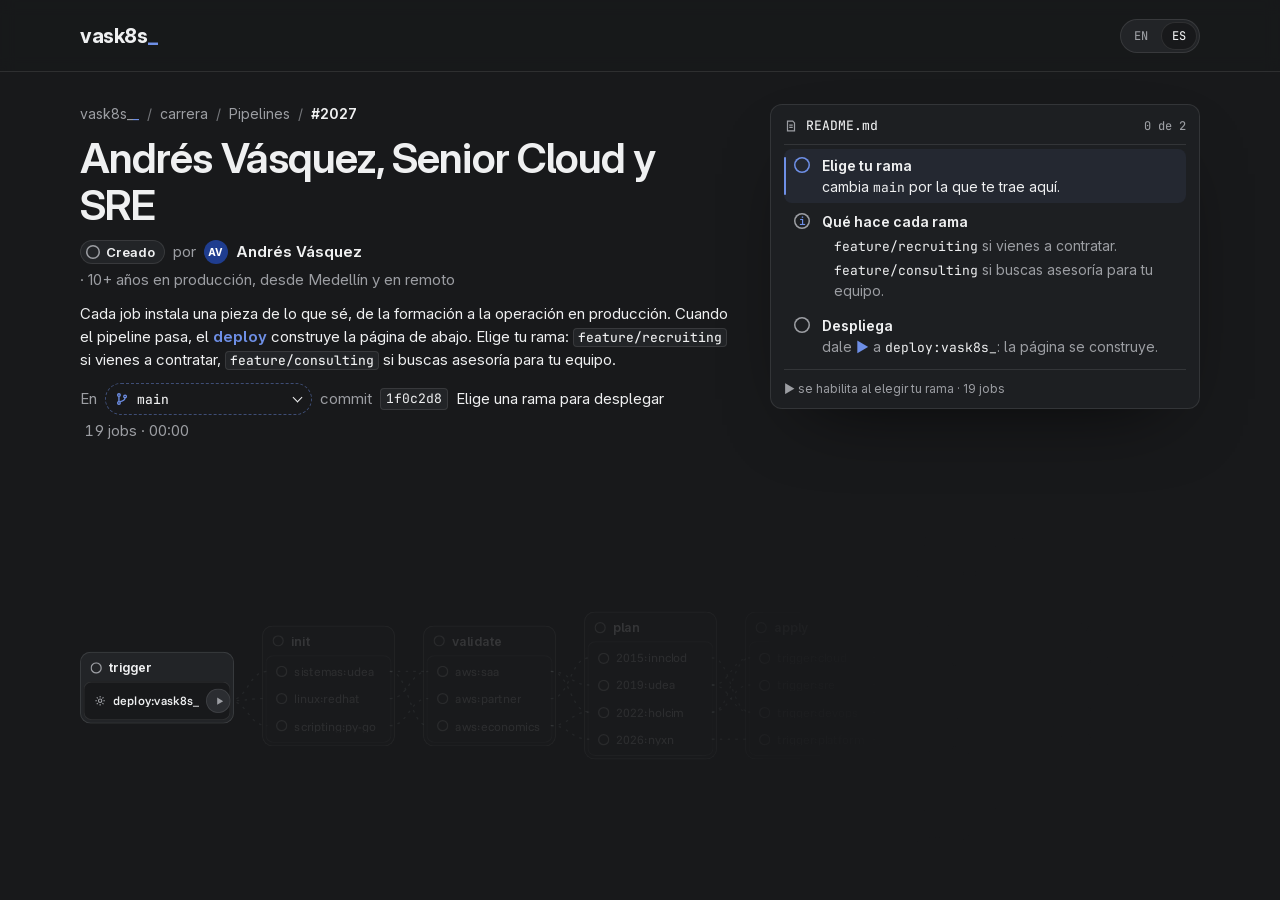
<file: es/index.html>
<!DOCTYPE html><html lang="es"><head><meta charset="utf-8"><meta name="viewport" content="width=device-width, initial-scale=1"><title>Andrés Vásquez · Senior Cloud y SRE · vask8s_</title><meta name="description" content="Andrés Vásquez, Senior Cloud y SRE en Medellín. Más de 10 años con AWS, Kubernetes y Terraform en producción. Este sitio se despliega como un pipeline."><link rel="canonical" href="https://vask8s.github.io/es/"><link rel="alternate" hreflang="en" href="https://vask8s.github.io/en/"><link rel="alternate" hreflang="es" href="https://vask8s.github.io/es/"><link rel="alternate" hreflang="x-default" href="https://vask8s.github.io/en/"><meta property="og:type" content="website"><meta property="og:title" content="Andrés Vásquez · Senior Cloud y SRE · vask8s_"><meta property="og:description" content="Andrés Vásquez, Senior Cloud y SRE en Medellín. Más de 10 años con AWS, Kubernetes y Terraform en producción. Este sitio se despliega como un pipeline."><meta property="og:url" content="https://vask8s.github.io/es/"><meta property="og:locale" content="es_CO"><meta name="theme-color" content="#18191b"><link rel="icon" href="/favicon.svg" type="image/svg+xml"><link rel="preload" href="/assets/fonts/GitLabSans.woff2" as="font" type="font/woff2" crossorigin><link rel="preconnect" href="https://fonts.googleapis.com"><link rel="preconnect" href="https://fonts.gstatic.com" crossorigin><script async src="https://www.googletagmanager.com/gtag/js?id=GTM-5ZCCD75Q"></script><script>(function(){const ga = "GTM-5ZCCD75Q";
window.dataLayer = window.dataLayer || []; function gtag() { dataLayer.push(arguments); } gtag('js', new Date()); gtag('config', ga);})();</script><link href="https://fonts.googleapis.com/css2?family=Funnel+Display:wght@400..700&family=Funnel+Sans:wght@400..600&display=swap" rel="stylesheet"><link rel="stylesheet" href="/_astro/index.sbaXN10b.css"></head><body><section class="hero" aria-labelledby="h"><div class="top"><span class="logo">vask8s<i>_</i></span><nav class="nav" data-nav aria-label="Secciones"></nav><span class="nav-ext" data-nav-ext></span><div class="lang" role="group" aria-label="Idioma"><a href="/en/" hreflang="en" lang="en" data-lang="en">EN</a><a href="/es/" hreflang="es" lang="es" data-lang="es" aria-current="true">ES</a></div></div><div class="head"><p class="crumbs"><span>vask8s_<i class="us">_</i></span><i>/</i><span>carrera</span><i>/</i><span>Pipelines</span><i>/</i><b>#2027</b></p><h1 id="h">Andrés Vásquez, Senior Cloud y SRE</h1><p class="row"><span class="badge" data-badge><i aria-hidden="true"></i><span>Creado</span></span><span class="dim">por</span><span class="av" aria-hidden="true">AV</span><b>Andrés Vásquez</b><span class="dim">· 10+ años en producción, desde Medellín y en remoto</span></p><p class="what"><span data-what>Cada job instala una pieza de lo que sé, de la formación a la operación en producción.</span> Cuando el pipeline pasa, el <b>deploy</b> construye la página de abajo. <span data-hint></span></p><p class="row"><span class="dim">En</span><label class="sel"><svg viewBox="0 0 16 16" aria-hidden="true"><circle cx="4.5" cy="3.5" r="1.5"></circle><circle cx="4.5" cy="12.5" r="1.5"></circle><circle cx="11.5" cy="5" r="1.5"></circle><path d="M4.5 5v6M11.5 6.5c0 2.6-2.2 3.6-5.6 4.6"></path></svg><select data-branch aria-label="Rama del pipeline"><option value="main" selected>main</option><option value="recruiting">feature/recruiting</option><option value="consulting">feature/consulting</option></select></label><span class="dim">commit</span><code class="sha" data-sha>1f0c2d8</code><span data-msg></span><span class="dim stat"><span data-njobs>19</span> jobs · <span data-time>00:00</span></span></p></div><aside class="guide" data-guide aria-label="Cómo usar este pipeline"><header><svg viewBox="0 0 16 16" aria-hidden="true"><path d="M4 2.5h6l2 2v9H4z"></path><path d="M6 7h4M6 9.5h4"></path></svg>README.md<span data-guide-n>0 de 2</span></header><ol><li class="on" data-step="1"><span class="ck" aria-hidden="true"></span><span><b>Elige tu rama</b>cambia <code>main</code> por la que te trae aquí.</span></li><li class="info" aria-label="Qué hace cada rama"><span class="ck ck--info" aria-hidden="true">i</span><span><b>Qué hace cada rama</b><span class="case" data-case="recruiting"><code>feature/recruiting</code> si vienes a contratar.</span><span class="case" data-case="consulting"><code>feature/consulting</code> si buscas asesoría para tu equipo.</span></span></li><li data-step="2"><span class="ck" aria-hidden="true"></span><span><b>Despliega</b>dale <span class="pl">▶</span> a <code>deploy:vask8s_</code>: la página se construye.</span></li></ol><footer><span data-lock>▶ se habilita al elegir tu rama</span> · <span data-njobs2>19</span> jobs</footer></aside><aside class="done" data-done hidden aria-live="polite"><header><span class="badge" data-st="success"><i aria-hidden="true"></i><span>Pasó</span></span><b>Pipeline #2027</b><span class="dim" data-done-t></span></header><p data-done-p></p><div class="done__btns"><button class="cbtn" type="button" data-open="logs"><svg viewBox="0 0 16 16" aria-hidden="true"><rect x="1.75" y="2.75" width="12.5" height="10.5" rx="2"></rect><path d="m4.5 6.5 2 1.5-2 1.5M8 10h3.5"></path></svg>Abrir consola</button><button class="cbtn cbtn--2" type="button" data-open="code"><svg viewBox="0 0 16 16" aria-hidden="true"><path d="M4 2.5h5.5l2.5 2.5v8.5H4z"></path><path d="M6.5 8 5 9.5 6.5 11M9.5 8 11 9.5 9.5 11"></path></svg>Ver .gitlab-ci.yml</button></div></aside><a class="cue" href="#projects" data-cue hidden><span>Página desplegada · baja para verla</span><svg viewBox="0 0 16 16" aria-hidden="true"><path d="m4 6 4 4 4-4"></path></svg></a><div class="stage" data-stage><div class="plane ghost" data-plane aria-hidden="true"></div><div class="plane lit" data-plane aria-hidden="true"></div><div class="plane exec" data-plane aria-hidden="true"></div><div class="plane" data-live></div></div></section><main class="below" data-below hidden><section id="projects" class="pj"><p class="k">output · menu:proyectos</p><div class="pj__head"><div><h2>Proyectos</h2><p class="pj__sub">Los entornos que diseñé y opero en producción, y lo que construyo por mi cuenta.</p></div><div class="pj__filters" role="group" aria-label="Filtrar por rol" data-set="role"><button type="button" aria-pressed="true" data-role="all">Todos</button><button type="button" aria-pressed="false" data-role="cloud">Cloud Engineer</button><button type="button" aria-pressed="false" data-role="sre">SRE</button><button type="button" aria-pressed="false" data-role="devops">DevOps</button><button type="button" aria-pressed="false" data-role="platform">Cloud Platform</button></div><div class="pj__filters" role="group" aria-label="Filtrar por resultado" data-set="need" hidden><button type="button" aria-pressed="true" data-need="all">Todos</button><button type="button" aria-pressed="false" data-need="uptime">99,99% uptime</button><button type="button" aria-pressed="false" data-need="speed">12 s → 1 s</button><button type="button" aria-pressed="false" data-need="cost">−65% de costo</button><button type="button" aria-pressed="false" data-need="auto">IaC reutilizable</button></div></div><h3 class="pj__tier">Environments <em>2</em></h3><article class="env env--lead" data-roles="sre cloud platform" data-needs="uptime cost"><header class="env__head"><span class="env__st"><i aria-hidden="true"></i>production</span><b class="env__name">concursos-de-meritos</b><span class="env__by">Líder de infraestructura · Universidad de Antioquia · 2019 a hoy</span><span class="env__roles"><span class="role">SRE</span><span class="role">Cloud Engineer</span><span class="role">Cloud Platform</span></span></header><p class="env__desc">La plataforma de inscripción y pruebas de los concursos públicos de méritos que la Universidad de Antioquia opera para entidades nacionales. Diseñé su nube, la escribí como código y la opero en cada convocatoria.</p><p class="env__tags"><span>Procuraduría General de la Nación</span><span>Contraloría General de la República</span><span>Ministerio de Educación</span><span>Universidad de Antioquia</span></p><div class="env__kpis"><div><b>925.557</b><span>aspirantes inscritos en los concursos de la Procuraduría y la Contraloría</span></div><div><b>99,99%</b><span>de disponibilidad, menos de 4,3 minutos de caída al mes</span></div><div><b>500k</b><span>peticiones por minuto en los picos de inscripción</span></div><div><b>3</b><span>ambientes idénticos, dev, qa y producción, desde el mismo código</span></div></div><div class="arch" aria-label="Arquitectura: los aspirantes entran por CloudFront y WAF, pasan por un balanceador a los servicios en ECS Fargate, que leen Aurora PostgreSQL a través de RDS Proxy"><div class="ab"><h4><i></i>edge</h4><ul><li><i></i>CloudFront</li><li><i></i>WAF</li><li><i></i>ACM</li></ul></div><div class="ab"><h4><i></i>compute</h4><ul><li><i></i>ALB</li><li><i></i>ECS Fargate</li><li><i></i>autoescalado</li></ul></div><div class="ab"><h4><i></i>data</h4><ul><li><i></i>RDS Proxy</li><li><i></i>Aurora PostgreSQL</li><li><i></i>réplicas de lectura</li></ul></div><div class="ab"><h4><i></i>storage</h4><ul><li><i></i>S3</li><li><i></i>DynamoDB</li><li><i></i>SES</li></ul></div><div class="ab"><h4><i></i>operate</h4><ul><li><i></i>CloudWatch y canaries</li><li><i></i>AWS Backup</li><li><i></i>DRP entre regiones</li></ul></div></div></article><article class="env" data-roles="cloud" data-needs="speed"><header class="env__head"><span class="env__st"><i aria-hidden="true"></i>production</span><b class="env__name">stoyco</b><span class="env__by">Líder de infraestructura · NYXN · enero a junio de 2026</span><span class="env__roles"><span class="role">Cloud Engineer</span></span></header><div class="env__split"><div><p class="env__desc">Rediseñé y mejoré la infraestructura de StoyCo, la app que conecta a los artistas con sus fans: autoescalado horizontal y microservicios sobre Lambda.</p><div class="env__kpis env__kpis--2"><div><b>12 s → 1 s</b><span>de tiempo de carga en la app</span></div><div><b>−92%</b><span>de espera para cada usuario</span></div></div><p class="env__note">El hallazgo clave: cada invocación de Lambda abría una conexión nueva a MongoDB y saturaba el clúster. Moví la conexión fuera del handler, para que la reutilicen las invocaciones del mismo contenedor, y puse un proxy de conexiones delante del clúster.</p></div><div class="mr" aria-label="El cambio en el código de la Lambda"><div class="mr__head"><span class="mr__st">Merged</span><b>fix(lambda): reutilizar la conexión a MongoDB</b></div><div class="mr__file"><span>functions/</span><b>Function.cs</b><span class="mr__n"><em>+3</em> <s>−3</s></span></div><div class="mr__code"><div class="cl is-del"><i>1</i><span>public async Task&lt;Response&gt; Handler(Request input) {</span></div><div class="cl is-del"><i>2</i><span>    var client = new MongoClient(MongoUri);</span></div><div class="cl is-add"><i>1</i><span>static readonly MongoClient Client = new(MongoProxyUri);   <em>// una vez por contenedor</em></span></div><div class="cl is-add"><i>2</i><span></span></div><div class="cl is-add"><i>3</i><span>public async Task&lt;Response&gt; Handler(Request input) {</span></div><div class="cl"><i>4</i><span>    var db = Client.GetDatabase(&quot;stoyco&quot;);</span></div><div class="cl is-del"><i>4</i><span>    // ...y al final: client.Dispose()</span></div></div></div></div></article><h3 class="pj__tier">Repositorios propios <em>2</em></h3><div class="repos"><article class="repo" data-roles="devops platform" data-needs="auto"><header class="repo__head"><span class="repo__ic" aria-hidden="true"><svg viewBox="0 0 16 16"><path d="M3.5 2.5h7l2 2v9h-9z"></path><path d="M5.5 6.5h5M5.5 9h5M5.5 11.5h3"></path></svg></span><b>terragrunt-framework</b><span class="repo__pill">sin nombre aún</span><span class="env__roles"><span class="role">DevOps</span><span class="role">Cloud Platform</span></span></header><p class="env__desc">Escribo cada módulo de Terraform una vez y cada carpeta es un ambiente. Un solo <code>root.hcl</code> genera el backend, el provider y las etiquetas, así que cada <code>terragrunt.hcl</code> solo dice qué módulo usa y con qué valores.</p><p class="repo__facts"><span><b>30</b> módulos</span><span><b>3</b> ambientes</span><span><b>131</b> unidades</span><span>terminal, Atlantis o CI/CD</span></p><div class="tg" data-tg><div class="tg__bar"><span class="tg__dots" aria-hidden="true"><i></i><i></i><i></i></span><div class="tg__envs" role="radiogroup" aria-label="Ambiente"><button type="button" role="radio" aria-checked="false" data-env="dev">dev</button><button type="button" role="radio" aria-checked="false" data-env="qa">qa</button><button type="button" role="radio" aria-checked="true" data-env="prd">prd</button></div><button class="tg__run" type="button" data-tg-run><svg viewBox="0 0 12 12" aria-hidden="true"><path d="M3 1.5v9L10.5 6z"></path></svg>run-all plan</button></div><div class="tg__out" data-tg-out aria-live="polite"><div class="tl dim">Elige un ambiente y corre el plan: el mismo código, otra carpeta.</div></div></div></article><article class="repo" data-roles="cloud devops platform dev" data-needs=""><header class="repo__head"><span class="repo__ic" aria-hidden="true"><svg viewBox="0 0 16 16"><rect x="4" y="1.75" width="8" height="12.5" rx="1.75"></rect><path d="M7 12h2"></path></svg></span><b>hm-entrenamiento</b><span class="repo__pill repo__pill--run"><i aria-hidden="true"></i>en construcción</span><span class="env__roles"><span class="role">Arquitecto</span><span class="role">DevOps</span><span class="role">Cloud Engineer</span><span class="role role--dev">Desarrollo</span></span></header><p class="env__desc">Un SaaS para el gimnasio donde entreno, Healthy Move. Lo construyo y lo opero de punta a punta: la arquitectura, la infraestructura en la nube, el CI/CD y la aplicación, para que otros gimnasios lo puedan usar.</p><p class="repo__facts"><span><b>FastAPI</b></span><span><b>Vite</b></span><span><b>PostgreSQL</b></span><span>SaaS multi-gimnasio</span></p><figure class="shot"><img src="/assets/img/hm-entrenamiento.jpg" alt="Sitio público de Healthy Move, hmentrenamiento.com" width="1000" height="625" loading="lazy"><figcaption>Sitio público de Healthy Move, hmentrenamiento.com</figcaption></figure></article></div><p class="pj__src">Inscritos: 295.925 en el concurso de la Procuraduría (procuraduria.gov.co) y 629.632 en el de la Contraloría (prensa nacional, 2026), ambos operados por la Universidad de Antioquia.</p></section><section id="skills" class="sk"><p class="k">apply · los 4 pipelines hijos</p><div class="sk__grid"><div class="sk__left"><h2>Skills. <span class="muted">Cuatro áreas, cada una en su archivo.</span></h2><p class="sk__lead">Lo que sé, escrito como lo escribo todos los días: en Terraform. Elige un área y lee su archivo.</p><ol class="sk__list" role="tablist" aria-label="Áreas" aria-orientation="vertical"><li><button type="button" role="tab" id="sk-t-cloud" aria-controls="sk-code" aria-selected="true" data-file="cloud"><span class="n">01</span><span><b>Cloud Engineer</b><em>AWS de punta a punta, con GCP y Azure cuando el cliente los usa.</em></span><span class="sk__f">cloud-engineer.tf</span></button></li><li><button type="button" role="tab" id="sk-t-sre" aria-controls="sk-code" aria-selected="false" tabindex="-1" data-file="sre"><span class="n">02</span><span><b>SRE</b><em>SLOs, observabilidad, guardias y recuperación ante desastres.</em></span><span class="sk__f">sre.tf</span></button></li><li><button type="button" role="tab" id="sk-t-devops" aria-controls="sk-code" aria-selected="false" tabindex="-1" data-file="devops"><span class="n">03</span><span><b>DevOps</b><em>Infraestructura como código, CI/CD y GitOps.</em></span><span class="sk__f">devops.tf</span></button></li><li><button type="button" role="tab" id="sk-t-platform" aria-controls="sk-code" aria-selected="false" tabindex="-1" data-file="platform"><span class="n">04</span><span><b>Cloud Platform</b><em>Contenedores y plataformas que otros equipos usan solos.</em></span><span class="sk__f">cloud-platform.tf</span></button></li></ol></div><div class="sk__right"><div class="ed"><div class="ed__tabs" aria-hidden="true" data-ed-tabs></div><div class="ed__path"><span>skills/</span><b data-ed-name>cloud-engineer.tf</b><span class="ed__st" data-ed-st></span></div><div class="ed__code" id="sk-code" role="tabpanel" aria-labelledby="sk-t-cloud" data-ed-code tabindex="0"></div><div class="ed__term"><span class="ed__sig">$</span><span data-ed-cmd>terraform validate</span><span class="ed__ok" data-ed-ok>Success! The configuration is valid.</span></div></div></div></div></section><section id="stack" class="st"><div class="st__top"><div><p class="k">validate · herramientas y certificaciones</p><h2>Stack y certificaciones. <span class="muted">Lo que uso a diario y quién lo valida.</span></h2></div><p class="st__count"><b data-st-n>23</b><span>herramientas en producción</span></p></div><div class="st__tabs" role="tablist" aria-label="Filtrar por área"><button type="button" role="tab" aria-selected="true" data-area="all">Todas</button><button type="button" role="tab" aria-selected="false" tabindex="-1" data-area="cloud">Cloud Engineer</button><button type="button" role="tab" aria-selected="false" tabindex="-1" data-area="sre">SRE</button><button type="button" role="tab" aria-selected="false" tabindex="-1" data-area="devops">DevOps</button><button type="button" role="tab" aria-selected="false" tabindex="-1" data-area="platform">Cloud Platform</button></div><div class="st__wall" data-st-wall></div><div class="st__badges"><p class="st__bk">Certificaciones <a class="cert__link" href="https://www.credly.com/users/vask8s/badges" target="_blank" rel="noopener">verificadas en Credly</a></p><ul><li class="is-lead"><span class="hex"><img src="/assets/icons/aws.svg" alt="" width="40" height="40" loading="lazy"><small>Associate</small></span><b>Solutions Architect</b><em>AWS Certified</em></li><li><span class="hex hex--p"><img src="/assets/icons/aws.svg" alt="" width="40" height="40" loading="lazy"><small>Partner</small></span><b>Technical Accredited</b><em>AWS Partner</em></li><li><span class="hex hex--p"><img src="/assets/icons/aws.svg" alt="" width="40" height="40" loading="lazy"><small>Partner</small></span><b>Cloud Economics</b><em>AWS Partner</em></li><li><span class="hex hex--p"><img src="/assets/icons/aws.svg" alt="" width="40" height="40" loading="lazy"><small>Partner</small></span><b>Accreditation (Business)</b><em>AWS Partner</em></li><li><span class="hex hex--e"><img src="/assets/icons/aws.svg" alt="" width="40" height="40" loading="lazy"><small>Academy</small></span><b>Educator</b><em>AWS Academy</em></li><li class="is-course"><span class="hex hex--c"><img src="/assets/icons/google-cloud.svg" alt="" width="40" height="40" loading="lazy"><small>Curso</small></span><b>DevOps Engineering</b><em>Google Cloud</em></li></ul></div></section><section id="career" class="tr"><p class="k">plan · 2012 a 2026</p><div class="tr__grid"><div class="tr__left"><h2 id="career-h">Trayectoria. <span class="muted">De integrar pasarelas de pago a operar clústeres.</span></h2><div class="tl" role="tablist" aria-label="Cargos" aria-orientation="vertical"><button class="tl__row" type="button" role="tab" id="tl-t-nyxn" aria-selected="true" aria-controls="tl-nyxn"><span class="tl__y">2026</span><span class="tl__r">Principal DevOps Engineer</span><span class="tl__c">NYXN</span></button><button class="tl__row" type="button" role="tab" id="tl-t-asesor" aria-selected="false" tabindex="-1" aria-controls="tl-asesor"><span class="tl__y">2022 a hoy</span><span class="tl__r">Advisor SRE, Lead Architect</span><span class="tl__c">UdeA</span></button><button class="tl__row" type="button" role="tab" id="tl-t-holcim" aria-selected="false" tabindex="-1" aria-controls="tl-holcim"><span class="tl__y">2022 a 2025</span><span class="tl__r">Cloud Engineer</span><span class="tl__c">Holcim</span></button><button class="tl__row" type="button" role="tab" id="tl-t-udea" aria-selected="false" tabindex="-1" aria-controls="tl-udea"><span class="tl__y">2019 a 2022</span><span class="tl__r">DevOps &amp; Infrastructure Engineer</span><span class="tl__c">UdeA</span></button><button class="tl__row" type="button" role="tab" id="tl-t-innclod" aria-selected="false" tabindex="-1" aria-controls="tl-innclod"><span class="tl__y">2015 a 2019</span><span class="tl__r">DevOps Engineer</span><span class="tl__c">Innclod</span></button><button class="tl__row" type="button" role="tab" id="tl-t-free" aria-selected="false" tabindex="-1" aria-controls="tl-free"><span class="tl__y">2012 a 2015</span><span class="tl__r">Backend e integraciones</span><span class="tl__c">Freelance</span></button></div></div><div class="tr__right"><div class="tl-show"><div class="tl-show__head"><span class="ui-dots" aria-hidden="true"><i></i><i></i><i></i></span><code>git show <b data-tl-tag>v2026-nyxn</b></code></div><article class="tl-show__item" id="tl-nyxn" role="tabpanel" aria-labelledby="tl-t-nyxn" data-tag="v2026-nyxn"><div class="tl-show__meta"><span class="av av--lg" aria-hidden="true">AV</span><div><b>Principal DevOps Engineer</b><span>NYXN · remoto · enero a junio de 2026</span></div></div><ul class="tl-show__diff"><li>Rediseñé la app principal: la carga bajó de 12 s a 1 s con autoescalado horizontal y microservicios en Lambda.</li><li>Diseñé la observabilidad de los agentes de código con IA: tokens, costo y verificación del código por proyecto, con tableros para los clientes.</li><li>Llevé la certificación del programa AWS MAP hasta su presentación ante AWS.</li><li>Fui el líder técnico de un e-commerce en Magento de alto tráfico.</li></ul><div class="tl-show__tags"><span class="chip">Lambda</span><span class="chip">Autoescalado</span><span class="chip">Observabilidad de IA</span><span class="chip">AWS MAP</span></div></article><article class="tl-show__item" id="tl-asesor" role="tabpanel" aria-labelledby="tl-t-asesor" data-tag="v2022-udea-asesor" hidden><div class="tl-show__meta"><span class="av av--lg" aria-hidden="true">AV</span><div><b>Advisor SRE, Lead Architect</b><span>Universidad de Antioquia · medio tiempo · desde julio de 2022</span></div></div><ul class="tl-show__diff"><li>Soy la autoridad técnica de la arquitectura cloud de cuatro convocatorias nacionales: PGN, CGR, UdeA y MEN.</li><li>Definí el estándar de Terraform y Terragrunt que hoy siguen todos los entornos.</li><li>Asesoro la estrategia de observabilidad y la definición de SLO y SLI, para detectar incidentes antes de que los vea un usuario.</li></ul><div class="tl-show__tags"><span class="chip">Terraform</span><span class="chip">Terragrunt</span><span class="chip">CloudWatch</span><span class="chip">Recuperación ante desastres</span></div></article><article class="tl-show__item" id="tl-holcim" role="tabpanel" aria-labelledby="tl-t-holcim" data-tag="v2022-holcim" hidden><div class="tl-show__meta"><span class="av av--lg" aria-hidden="true">AV</span><div><b>Cloud Engineer</b><span>Holcim · Medellín · julio de 2022 a julio de 2025</span></div></div><ul class="tl-show__diff"><li>Operé 5 clústeres EKS de producción con más de 230 namespaces: SLO de 99,95%, p99 bajo 500 ms y guardia en menos de 15 minutos.</li><li>Migré los datos entre cuentas de AWS en la separación de Holcim y Amrize, con DataSync y sin caída.</li><li>Bajé el aprovisionamiento de un clúster EKS de una semana a dos días con blueprints de Terragrunt.</li><li>Pasamos de un despliegue por semana a uno por día con trunk-based development y GitLab CI.</li><li>Implementé el plan de recuperación ante desastres, con failover entre regiones probado en simulacros en tres países.</li></ul><div class="tl-show__tags"><span class="chip">EKS</span><span class="chip">Prometheus</span><span class="chip">Grafana</span><span class="chip">GitLab CI</span></div></article><article class="tl-show__item" id="tl-udea" role="tabpanel" aria-labelledby="tl-t-udea" data-tag="v2019-udea" hidden><div class="tl-show__meta"><span class="av av--lg" aria-hidden="true">AV</span><div><b>DevOps &amp; Infrastructure Engineer</b><span>Universidad de Antioquia · octubre de 2019 a julio de 2022</span></div></div><ul class="tl-show__diff"><li>Monté la infraestructura de cuatro convocatorias nacionales: 99,99% de uptime y picos de 500k peticiones por minuto sobre ECS Fargate, Aurora Serverless v2, CloudFront y WAF.</li><li>Migré el Moodle de la universidad a AWS en la pandemia, para más de 40.000 estudiantes.</li><li>Bajé el gasto mensual en la nube un 65% con Savings Plans, instancias reservadas, Spot y ajuste de tamaños.</li><li>Llevé al equipo de procesos manuales a GitLab CI, con despliegues diarios.</li></ul><div class="tl-show__tags"><span class="chip">ECS Fargate</span><span class="chip">Aurora</span><span class="chip">CloudFront</span><span class="chip">Rancher</span></div></article><article class="tl-show__item" id="tl-innclod" role="tabpanel" aria-labelledby="tl-t-innclod" data-tag="v2015-innclod" hidden><div class="tl-show__meta"><span class="av av--lg" aria-hidden="true">AV</span><div><b>DevOps Engineer</b><span>Innclod · Medellín · septiembre de 2015 a julio de 2019</span></div></div><ul class="tl-show__diff"><li>Construí una arquitectura de tres capas en AWS con Auto Scaling, ALB y CloudFront, al 99,999% de disponibilidad.</li><li>Reduje un 70% los incidentes de producción de clientes como Seguros Bolívar y la Terminal de Transporte de Bogotá, con pipelines de Jenkins y despliegues blue/green.</li></ul><div class="tl-show__tags"><span class="chip">EC2</span><span class="chip">ALB</span><span class="chip">Jenkins</span><span class="chip">Blue/green</span></div></article><article class="tl-show__item" id="tl-free" role="tabpanel" aria-labelledby="tl-t-free" data-tag="v2012-freelance" hidden><div class="tl-show__meta"><span class="av av--lg" aria-hidden="true">AV</span><div><b>Backend e integraciones</b><span>Freelance · enero de 2012 a agosto de 2015</span></div></div><ul class="tl-show__diff"><li>Desarrollé APIs REST en PHP y Laravel integradas con ePayco y PayU, con más de 10.000 transacciones al mes.</li><li>Contribuí al SDK PHP de ePayco con webhooks y reintentos; hoy lo usan más de 200 desarrolladores.</li></ul><div class="tl-show__tags"><span class="chip">PHP</span><span class="chip">Laravel</span><span class="chip">ePayco</span><span class="chip">PayU</span></div></article></div></div></div></section><section class="uw" id="uwr" data-uw aria-labelledby="uw-h"><div class="sea" aria-hidden="true"><div class="rays"></div><div class="caustic"></div><svg class="surface" viewBox="0 0 1440 60" preserveAspectRatio="none"><path d="M0 30 Q 90 10 180 30 T 360 30 T 540 30 T 720 30 T 900 30 T 1080 30 T 1260 30 T 1440 30 V0 H0 Z"></path></svg><div class="floor"></div><div class="bubbles" data-bubbles></div><div class="dark"></div></div><div class="basket" data-basket aria-hidden="true"><span class="basket__hint">canasta</span><svg viewBox="0 0 160 120"><ellipse cx="80" cy="18" rx="62" ry="12"></ellipse><path d="M18 18 L34 96 M142 18 L126 96 M50 22 L58 98 M110 22 L102 98 M80 30 V100"></path><ellipse cx="80" cy="98" rx="46" ry="9"></ellipse><path d="M60 100 L54 118 H106 L100 100"></path></svg></div><div class="diver" data-diver><svg class="dv" viewBox="0 0 300 300" aria-hidden="true" focusable="false"><g class="dv__fin dv__fin--up"><path d="M66.7,59.1c0.5-0.6,2.2-0.2,3.2,0.5c1,0.7,1,1.2,1.6,1.3c1.1,0.2,3.2-2.2,2.9-4.5c-0.2-1.9-2-3.5-4.3-3.8 c-1.5-0.9-3.6-2.3-5.6-4.6c-1.4-1.6-2.1-3-3.1-4.9c-3.4-6.3-5-9.4-5.4-10.3c-2.8-7.5-1.7-13.6-3.2-13.8c-1.1-0.1-1.6,2.8-3.9,3.2 c-1.9,0.3-3.1-1.6-4.3-1c-1.3,0.6-0.7,2.9-2.3,3.8c-1.2,0.7-2.3-0.1-2.7,0.2c-2.3,2,26.7,37.9,27.7,37 C67.5,62.1,65.9,59.8,66.7,59.1z"></path></g><g class="dv__fin dv__fin--lo"><path d="M77,124.9c0.7-0.5,2.4,0.7,4,1.8c2.3,1.6,2.8,2.4,3.9,2.4c1.1,0,2-0.8,2.5-1.5c1.4-2.1-0.2-5.5-0.9-7 c-3.5-6.9-8.8-8-13.6-13.4c-6.4-7.4-7.7-18.1-8.5-26.2c-0.6-6.1-0.9-12.1-2.4-12.3c-1.8-0.2-3.2,9-7.3,9.4c-2.5,0.2-3.8-2.8-5.6-2.2 C46.6,76.7,48.2,83,45,85c-2.5,1.6-5.4-0.8-6.1,0c-3.1,3.4,36.1,46.4,38.5,44.4C77.9,128.9,76,125.6,77,124.9z"></path></g><g class="dv__body"><path d="M177.9,156c-1.3-10.2-7.8-18.8-17-22c-10-3.5-18.8,0.9-20.4,1.7c-5.7-5.9-14-14.7-26.9-28.2 c-0.1-0.1-0.1-0.1-0.1-0.1c-2.2-2.3-32-33.6-44.7-47.1c-0.2-0.2-0.4-0.2-0.7-0.1c-0.3,0.1-0.4,0.4-0.3,0.6c2.2,4.8,4.5,9.5,6.7,14.2 c2.2,4.6,3.4,7.7,5.6,12.4c6.1,12.9,8.4,14.8,16.1,29.9c6.5,12.6,7.6,16.7,10.3,21.2c0.3,0.6,1.6,2.6,3.5,5.3 c4.7,6.7,9.2,11.8,12.4,15.2c-1.7,3.3-1.9,3.7-1.9,3.7c-0.5,1.3-1.1,3.1-1.4,5.4c-0.1,0-0.3,0.1-0.6,0.1c0,0-0.4,0-0.8-0.1 c-1.1-0.2-2.5-1-3.5-1.6c-5.8-3.9-9.9-8.8-14.6-14.3c-6.8-8-13.4-17-20.6-24.9c-0.1-0.2-0.4-0.3-0.6-0.3c-0.3,0.1-0.5,0.3-0.4,0.6 c2.6,11.7,8.3,30.4,8.3,30.4c10.6,16.8,23.6,37.5,38.5,35.9c14.2-1.5,31.6-23.5,35.3-28.8c0.9-1.3,3.6-5.3,8.7-7.5 C172.2,156,175.5,155.9,177.9,156z"></path><path d="M228.5,214.4c3.2,3.5,7.6,8.5,12.4,15c7.2,9.6,6.8,11,12.9,19.5c0,0,20.2,32.6,22.6,36.4c0.1,0.2,0,0.5-0.2,0.6 c-0.2,0.1-0.5,0.1-0.7-0.1c-16.7-12.2-30.8-26.5-44.3-41.3c-6.1-6.8-11.9-13.7-16.8-21.3C209.7,215.5,221.8,207.9,228.5,214.4 L228.5,214.4z"></path><path d="M173.7,207.3c-7-8.9-15-20.2-13.9-31.8c1.3-10.5,12-16,23.2-15.9c12.7,0,24.8,4.5,35.1,10.1 c2.5,1.5,3.9,3.5,4.2,5.5c0.8,4.2-8.3,8.3-15.5,8.9c-3,0.2-5.6-0.1-16.7-3.5c-6.3-1.9-11.4-3.6-15-4.9c-1.9,3.9-2.7,7.3-2.7,9.9 c0.1,4.3,0.8,8.7,1.1,11c0.4,3.3,1,6.6,1.2,10.2l0,0.2c0,0.2-0.2,0.4-0.4,0.5C174.2,207.5,173.9,207.5,173.7,207.3z"></path><path d="M273.6,185.8c-2.1,2.9-13-3.2-20.6,2c-4.6,3.2-5,9-8.2,8.9c-1.2,0-1.7-0.8-6.3-5.5c-5-5.1-5.3-5.1-5.5-5.9 c-1.3-5.3,9.3-16,20.9-16.1C267,169,276,182.6,273.6,185.8z"></path><path d="M272.8,190.3c-1.1-1.2-3.3-1.3-7.6-1.6c-2.2-0.1-3.6-0.2-5.5,0.1c-1.6,0.3-3.7,0.6-5.8,2.2c-1.7,1.3-2.6,2.7-3.2,3.7 c-1.1,1.9-1.8,3-1.8,4.4c0,3.8,4.9,6.7,8,8.5c0.2,0.1,0.4,0.3,0.7,0.4c2.3,0.9,5-0.2,6.6-0.8c2.4-1,3.9-2.3,5.1-3.4 c1.2-1.1,2.8-2.8,3.8-5.2C273.2,198,275.2,192.9,272.8,190.3z"></path><path d="M278,205.4"></path><path d="M261.6,180.8"></path><path d="M253.2,207.9c0.7,0.5,2.6,1.9,2.2,3.2c-0.2,0.9-1.1,1.7-2.1,1.9c-2.4,0.6-5-2.1-6.2-3.2c-7.8-7.7-19.6-15.6-21.9-20.7 c-1-2.3-1.1-4.5-1.1-4.5c-0.2-4.3,2-6.3,11-18.9c1.6-2.2,2.7-3.8,4.5-4c2.8-0.4,6.4,2.6,5.9,4.8c-0.1,0.5-0.3,0.8-0.6,1 c-1.3,1.5-2.3,2.6-2.5,2.7c-4.2,3.3-7.5,6-9.8,9.2c-1.4,2-2.7,3.9-2.3,6.1c0.2,1.2,1.4,2.4,3.7,4.9c1,1.1,2.1,2.2,4.2,4.2 c0.9,0.9,2.1,2,2.9,2.8C248.5,203.9,252.2,207.2,253.2,207.9z"></path><path d="M226.6,194.2c1.1-0.8,5.1,4.3,14.3,12.5c5.2,4.6,7.7,6.4,7.2,7.8c-0.6,1.6-4.7,2-8,1.2c-7.5-1.7-10.4-10.4-13-18.1 C226.3,195.2,226.3,194.4,226.6,194.2z"></path></g><g class="dv__ball" data-ball><path d="M201.9,188.8c-4.4-2.6-11.3-2.3-18.4,0.2c-1.7,0.6-3.2,1.9-3.7,3.2c-2.3,5.5-1.4,10.4,2.9,13 c4.4,2.6,11.3,2.3,18.4-0.2c1.7-0.6,3.2-1.9,3.7-3.2C207.1,196.3,206.3,191.4,201.9,188.8z"></path></g><g class="dv__bub"><circle cx="253.5" cy="145.4" r="4.9"></circle><circle cx="237.3" cy="125.4" r="6"></circle><circle cx="258.3" cy="102.3" r="7.2"></circle></g></svg></div><div class="gauge" aria-hidden="true"><div class="gauge__ticks" data-ticks></div><div class="gauge__mark" data-mark><span data-depth>0,0 m</span></div></div><div class="inner"><p class="k">hobbies · bajo el agua</p><h2 id="uw-h">Fuera del clúster, juego rugby a cinco metros bajo el agua.</h2><p class="lead">Rugby subacuático, UWR: un deporte en tres dimensiones en el fondo de una piscina. Sin tanque de aire, y con una regla que manda sobre todas: subir a respirar a tiempo.</p><p class="who">Juego de guarda en el Club Universidad de Antioquia.</p><ul class="facts"><li><b>3,5 a 5 m</b><span>de profundidad</span></li><li><b>6 contra 6</b><span>con relevos desde el borde</span></li><li><b>Agua salada</b><span>en el balón, para que se hunda</span></li><li><b>Dos canastas</b><span>de acero, en el fondo</span></li></ul><div class="play"><button class="hold" type="button" data-hold aria-describedby="uw-msg"><svg class="ring" viewBox="0 0 120 120" aria-hidden="true"><circle cx="60" cy="60" r="54"></circle><circle class="o2" cx="60" cy="60" r="54"></circle></svg><span class="hold__in"><b data-sec>0,0 s</b><em data-label>Mantén</em></span></button><div class="hud"><div class="hud__row"><span><b data-goals>0</b>goles</span><span><b data-best>0,0 s</b>mejor apnea</span></div><p class="msg" id="uw-msg" data-msg aria-live="polite">Mantén pulsado el botón: el buzo baja e intenta dejar el balón en la canasta.</p><p class="keys">también con la barra espaciadora</p></div></div></div></section><section id="method" class="mt"><p class="k">apply · cómo trabajo</p><div class="mt__grid"><div class="mt__left"><h2 id="metodo-h">Cómo trabajo. <span class="muted">En pasos pequeños y reversibles.</span></h2><ol class="steps-list"><li><span class="n">01</span><div><h3>Diagnóstico</h3><p>Reviso arquitectura, costos, pipelines y guardias, y te dejo una lista priorizada de riesgos.</p></div></li><li><span class="n">02</span><div><h3>Implementación</h3><p>Cada cambio llega por pull request, con su plan revisado por tu equipo.</p></div></li><li><span class="n">03</span><div><h3>Traspaso</h3><p>Documentación, runbooks y una sesión con quienes van a operar la plataforma.</p></div></li></ol></div><div class="mt__right"><div class="df" data-df aria-label="Un cambio de Terraform en revisión, con una sugerencia para reducir el tamaño de un grupo de nodos"><div class="ui-diff__head"><svg class="ui-icon ui-diff__fold" viewBox="0 0 16 16" aria-hidden="true"><path d="m4.5 6.25 3.5 3.5 3.5-3.5"></path></svg><span class="ui-diff__tool" aria-hidden="true"><img data-icon="terraform" src="/assets/icons/terraform.svg" alt="" width="13" height="13" loading="lazy"></span><span class="ui-diff__repo">infra</span><i class="ui-diff__slash" aria-hidden="true">/</i><span class="ui-diff__path"><span class="ui-diff__dir">prod/eks/</span><b>nodes.tf</b></span><span class="ui-spacer"></span><span class="ui-diff__stat"><b class="is-add"><span class="ui-diff__was">+3</span><span class="ui-diff__now">+4</span></b><b class="is-del"><span class="ui-diff__was">&minus;2</span><span class="ui-diff__now">&minus;3</span></b><span class="ui-diff__bar" aria-hidden="true"><i class="is-add"></i><i class="is-add"></i><i class="is-add"></i><i class="is-del"></i><i class="is-del"></i></span></span></div><div class="ui-diff__hunk"><span>@@ -12,10 +12,11 @@</span> <em class="ui-diff__sig">resource "aws_eks_node_group" "main" &#123;</em></div><div class="ui-diff__lines"><div class="ui-diff__ln"><i>12</i><i>12</i><span class="ui-diff__code" data-i="1"><span class="ui-diff__ind">  </span>cluster_name = aws_eks_cluster.main.name</span></div><div class="ui-diff__ln is-del"><i>13</i><i></i><span class="ui-diff__code" data-i="1"><span class="ui-diff__ind">  </span>instance_types = [<mark class="ui-diff__w"><span class="s">"m5.2xlarge"</span></mark>]</span></div><div class="ui-diff__ln is-add"><i></i><i>13</i><span class="ui-diff__code" data-i="1"><span class="ui-diff__ind">  </span>instance_types = [<mark class="ui-diff__w"><span class="s">"m6i.xlarge"</span></mark>]</span></div><div class="ui-diff__ln is-target" data-diff-target><i>14</i><i>14</i><span class="ui-diff__code" data-i="2"><span class="ui-diff__ind">  </span>desired_size = <mark class="ui-diff__w"><span class="n">6</span></mark></span></div><div class="ui-diff__sug" data-diff-sug><div class="ui-diff__ln is-add"><i></i><i>14</i><span class="ui-diff__code" data-i="2"><span class="ui-diff__ind">  </span>desired_size = <mark class="ui-diff__w"><span class="n">4</span></mark></span></div></div><div class="ui-diff__thread"><div class="ui-diff__by"><span class="av" aria-hidden="true">RV</span><span class="ui-diff__name">Revisión</span><span class="ui-diff__time">2 min</span><span class="ui-spacer"></span><span class="ui-diff__act" data-diff-act><button class="ui-btn ui-btn--sm ui-diff__apply" type="button" data-diff-apply><span class="ui-diff__lbl">Aplicar sugerencia</span><i class="ui-diff__spin" aria-hidden="true"></i></button><span class="ui-chip ui-diff__done"><svg viewBox="0 0 16 16" aria-hidden="true"><path d="m4 8.4 2.6 2.6L12 5.4" fill="none" stroke="currentColor" stroke-width="1.8" stroke-linecap="round" stroke-linejoin="round"></path></svg>Aplicada</span></span></div><div class="ui-diff__msg">Con el uso actual bastan 4 nodos; el autoscaler sube a 6.</div></div><div class="ui-diff__ln"><i>15</i><i>15</i><span class="ui-diff__code" data-i="2"><span class="ui-diff__ind">  </span>min_size = <span class="n">3</span></span></div><div class="ui-diff__ln is-del"><i>16</i><i></i><span class="ui-diff__code" data-i="2"><span class="ui-diff__ind">  </span>max_size = <mark class="ui-diff__w"><span class="n">8</span></mark></span></div><div class="ui-diff__ln is-add"><i></i><i>16</i><span class="ui-diff__code" data-i="2"><span class="ui-diff__ind">  </span>max_size = <mark class="ui-diff__w"><span class="n">10</span></mark></span></div><div class="ui-diff__ln is-add"><i></i><i>17</i><span class="ui-diff__code" data-i="2"><span class="ui-diff__ind">  </span>labels = &#123; <span class="k">role</span> = <span class="s">"general"</span> &#125;</span></div><div class="ui-diff__ln"><i>17</i><i>18</i><span class="ui-diff__code" data-i="1"><span class="ui-diff__ind">  </span>tags = local.tags</span></div><div class="ui-diff__ln"><i>18</i><i>19</i><span class="ui-diff__code" data-i="0">&#125;</span></div><div class="ui-diff__ln"><i>19</i><i>20</i><span class="ui-diff__code" data-i="0"></span></div><div class="ui-diff__ln"><i>20</i><i>21</i><span class="ui-diff__code" data-i="0"><span class="k">output</span> <span class="s">"node_group_arn"</span> &#123;</span></div><div class="ui-diff__ln"><i>21</i><i>22</i><span class="ui-diff__code" data-i="1"><span class="ui-diff__ind">  </span>value = aws_eks_node_group.main.arn</span></div><div class="ui-diff__ln"><i>22</i><i>23</i><span class="ui-diff__code" data-i="0">&#125;</span></div><div class="ui-diff__ln"><i>23</i><i>24</i><span class="ui-diff__code" data-i="0"></span></div><div class="ui-diff__ln"><i>24</i><i>25</i><span class="ui-diff__code" data-i="0"><span class="k">resource</span> <span class="s">"aws_eks_addon"</span> <span class="s">"coredns"</span> &#123;</span></div><div class="ui-diff__ln"><i>25</i><i>26</i><span class="ui-diff__code" data-i="1"><span class="ui-diff__ind">  </span>cluster_name = aws_eks_cluster.main.name</span></div><div class="ui-diff__ln"><i>26</i><i>27</i><span class="ui-diff__code" data-i="1"><span class="ui-diff__ind">  </span>addon_name   = <span class="s">"coredns"</span></span></div><div class="ui-diff__ln"><i>27</i><i>28</i><span class="ui-diff__code" data-i="0">&#125;</span></div></div></div></div></div></section><section id="contact" class="ct" aria-labelledby="close-h"><div class="ct__head"><div><h2 id="close-h">Hablemos</h2><p class="ct__lead" data-ct-lead>Para una vacante o un proyecto, escríbeme a vasquez@linux.com.</p></div><div class="ct__acts"><a class="ct__alt" data-ct-alt href="https://www.linkedin.com/in/vask8s/" target="_blank" rel="noopener">Ver LinkedIn</a><a class="ct__btn" data-ct-btn href="mailto:vasquez@linux.com"><span data-ct-label>Escribirme</span><svg viewBox="0 0 12 12" aria-hidden="true"><path d="M4.5 2.5 8 6l-3.5 3.5"></path></svg></a></div></div><p class="ct__word" aria-hidden="true">vask8s<span class="us">_</span></p><div class="ct__links"><p class="ct__lede">Andrés Vásquez. VaaS: Vasquez as a service. Medellín, Colombia.</p><div class="ct__col"><h3>Perfil</h3><ul><li><a href="#projects">Proyectos</a></li><li><a href="#career">Trayectoria</a></li><li><a href="#uwr">UWR</a></li></ul></div><div class="ct__col"><h3>Servicios</h3><ul><li><a href="#skills">Skills</a></li><li><a href="#stack">Stack</a></li><li><a href="#method">Cómo trabajo</a></li></ul></div><div class="ct__col"><h3>En línea</h3><ul><li><a href="https://www.linkedin.com/in/vask8s/" target="_blank" rel="noopener">LinkedIn</a></li><li><a href="https://github.com/vask8s" target="_blank" rel="noopener">GitHub</a></li><li><a href="https://www.credly.com/users/vask8s/badges" target="_blank" rel="noopener">Credly</a></li></ul></div><div class="ct__col"><h3>Contacto</h3><ul><li><a href="mailto:vasquez@linux.com">vasquez@linux.com</a></li></ul></div></div><div class="ct__legal"><span>&copy; 2026 Andrés Vásquez</span><span>Los nombres y logotipos de herramientas son marcas de sus propietarios</span></div></section></main><dialog class="con" data-con aria-labelledby="con-t"><div class="con__head"><span class="sr" id="con-t">Consola del pipeline #2027</span><div class="con__tabs" role="tablist" aria-label="Vistas de la consola"><button type="button" role="tab" data-tab="logs" aria-selected="true"><svg viewBox="0 0 16 16" aria-hidden="true"><rect x="1.75" y="2.75" width="12.5" height="10.5" rx="2"></rect><path d="m4.5 6.5 2 1.5-2 1.5M8 10h3.5"></path></svg>Logs</button><button type="button" role="tab" data-tab="code" aria-selected="false" tabindex="-1"><svg viewBox="0 0 16 16" aria-hidden="true"><path d="M4 2.5h5.5l2.5 2.5v8.5H4z"></path><path d="M6.5 8 5 9.5 6.5 11M9.5 8 11 9.5 9.5 11"></path></svg>.gitlab-ci.yml</button></div><span class="con__meta" data-con-meta></span><button class="con__x" type="button" data-con-close aria-label="Cerrar la consola"><svg viewBox="0 0 16 16" aria-hidden="true"><path d="m4 4 8 8M12 4l-8 8"></path></svg></button></div><div class="con__logs" data-con-logs role="tabpanel"></div><div class="con__code" data-con-code role="tabpanel" hidden></div></dialog><div class="say" data-cursor></div><script type="module" src="/_astro/index.astro_astro_type_script_index_0_lang.CEyyIhmO.js"></script><script id="vk-i18n" type="application/json">{"sections":{"projects":"Proyectos","skills":"Skills","stack":"Stack","career":"Trayectoria","uwr":"UWR","method":"Cómo trabajo","contact":"Contacto"},"st":{"created":"creado","pending":"en espera","running":"corriendo","success":"pasó"},"badge":{"created":"Creado","pending":"En cola","running":"Corriendo","success":"Pasó"},"say":{"queued":"en cola · \u003ci>arranca en {n} s\u003c/i>","running":"el pipeline está corriendo","locked":"bloqueado · \u003ci>elige tu rama en el README\u003c/i>","again":"\u003ci>↻\u003c/i> desplegar otra vez","click":"\u003ci>▶\u003c/i> click para desplegar","deploying":"desplegando…","trigLocked":"job manual · \u003ci>se habilita al completar el README\u003c/i>","trigReady":"job manual · \u003ci>dale ▶ para desplegar\u003c/i>","logHint":"clic para ver su log","ready":"el pipeline está listo. \u003ci>busca el job manual\u003c/i>"},"guide":{"count":"{n} de 2","open":"▶ habilitado: ya puedes desplegar","locked":"▶ se habilita al elegir tu rama"},"startsIn":"inicia en {n} s","aria":{"run":"Ejecutar el pipeline","again":"Desplegar otra vez"},"branches":{"main":["1f0c2d8","Elige una rama para desplegar","Elige tu rama: \u003ccode>feature/recruiting\u003c/code> si vienes a contratar, \u003ccode>feature/consulting\u003c/code> si buscas asesoría para tu equipo."],"recruiting":["a3f9c1e","Sumar un Senior Cloud y SRE a tu equipo","¿Buscas asesoría para tu plataforma? Cambia a \u003ccode>feature/consulting\u003c/code>."],"consulting":["7d4e1b6","Asesorar la plataforma de tu equipo","¿Vienes a contratar? Cambia a \u003ccode>feature/recruiting\u003c/code>."]},"what":{"recruiting":"Cada job instala una pieza de lo que sé, de la formación a la operación en producción.","consulting":"Cada job es un paso de cómo trabajo con tu equipo, del diagnóstico a la entrega."},"child":{"idle":"pipeline hijo · {n} jobs","run":"corriendo · {i} de {n} jobs","done":"pasó · {n} de {n} jobs","say":"pipeline hijo · {c} · {n} jobs"},"logs":{"manual":"Job manual, disparado desde el README","created":"Pipeline #2027 creado con {n} jobs","childCreated":"Pipeline hijo «{c}» creado","childPassed":"Pipeline hijo «{c}» pasó","ymlIntro":"# Cada job instala una pieza de lo que sé; deploy construye la página.","ymlMain":"# elige una rama en el README","lines":"{n} líneas","passed":"pasó"},"summary":{"time":"en {t}","jobs":"{n} jobs y 4 pipelines hijos"},"close":{"recruiting":["¿Tienes una vacante? Escríbeme a vasquez@linux.com y hablamos del rol y del equipo.","Escribirme sobre la vacante","mailto:vasquez@linux.com?subject=Vacante%20Senior%20Cloud%20y%20SRE","Ver LinkedIn","https://www.linkedin.com/in/vask8s/"],"consulting":["¿Tu plataforma necesita un diagnóstico? Escríbeme a vasquez@linux.com y lo agendamos.","Agendar un diagnóstico","mailto:vasquez@linux.com?subject=Diagn%C3%B3stico%20de%20plataforma","Ver mi GitHub","https://github.com/vask8s"]},"pipes":{"recruiting":{"stages":[["init",[["sistemas:udea","Ingeniería de Sistemas, UdeA","git clone udea/ingenieria-de-sistemas"],["linux:redhat","Linux: RedHat, Ubuntu, CentOS","cat /etc/os-release"],["scripting:py-go","Python, Go y Bash","python3 --version && go version && bash --version"]]],["validate",[["aws:saa","AWS Certified Solutions Architect","credly verify vask8s --badge saa",["Insignia válida en Credly"]],["aws:partner","AWS Partner: Technical","credly verify vask8s --badge partner",["Insignia válida en Credly"]],["aws:economics","AWS Partner: Cloud Economics","credly verify vask8s --badge economics",["Insignia válida en Credly"]]]],["plan",[["2015:innclod","DevOps Engineer en Innclod","git log --since=2015 --company=innclod"],["2019:udea","DevOps & Infrastructure en la UdeA","git log --since=2019 --company=udea"],["2022:holcim","Cloud Engineer en Holcim","git log --since=2022 --company=holcim"],["2026:nyxn","Principal DevOps en NYXN","git log --since=2026 --company=nyxn"]]],["apply",[["trigger:cloud","dispara el pipeline Cloud Engineer","trigger pipelines/cloud.yml --strategy depend"],["trigger:sre","dispara el pipeline SRE","trigger pipelines/sre.yml --strategy depend"],["trigger:devops","dispara el pipeline DevOps","trigger pipelines/devops.yml --strategy depend"],["trigger:platform","dispara el pipeline Cloud Platform","trigger pipelines/platform.yml --strategy depend"]]],["output",[["menu:proyectos","tu menú: proyectos","./vask8s publish menu/proyectos",["Sección publicada en el menú"]],["menu:skills","tu menú: skills","./vask8s publish menu/skills",["Sección publicada en el menú"]],["link:linkedin","mi LinkedIn","./vask8s publish link/linkedin",["Enlace publicado en el menú"]],["link:github","mi GitHub","./vask8s publish link/github",["Enlace publicado en el menú"]]]]],"children":[["Cloud Engineer",6,"trigger:cloud"],["SRE",5,"trigger:sre"],["DevOps",6,"trigger:devops"],["Cloud Platform",5,"trigger:platform"]],"needs":{"sistemas:udea":["deploy:vask8s_"],"linux:redhat":["deploy:vask8s_"],"scripting:py-go":["deploy:vask8s_"],"aws:saa":["sistemas:udea","linux:redhat"],"aws:partner":["scripting:py-go"],"aws:economics":["sistemas:udea"],"2015:innclod":["aws:partner"],"2019:udea":["aws:saa"],"2022:holcim":["aws:saa","aws:economics"],"2026:nyxn":["aws:economics"],"trigger:cloud":["2019:udea","2022:holcim"],"trigger:sre":["2022:holcim"],"trigger:devops":["2015:innclod","2019:udea"],"trigger:platform":["2026:nyxn"],"Cloud Engineer":["trigger:cloud"],"SRE":["trigger:sre"],"DevOps":["trigger:devops"],"Cloud Platform":["trigger:platform"],"menu:proyectos":["Cloud Engineer","Cloud Platform"],"menu:skills":["SRE","DevOps"],"link:linkedin":["SRE"],"link:github":["DevOps"]}},"consulting":{"stages":[["diagnose",[["audit:arquitectura","arquitectura, riesgos y deuda técnica","./vask8s audit arquitectura --cuenta tu-equipo",["Hallazgos priorizados por riesgo e impacto"]],["audit:costos","dónde se va el gasto en la nube","./vask8s audit costos --cuenta tu-equipo",["Hallazgos priorizados por riesgo e impacto"]],["audit:guardias","alertas, guardias y runbooks","./vask8s audit guardias --cuenta tu-equipo",["Hallazgos priorizados por riesgo e impacto"]]]],["design",[["arq:objetivo","la arquitectura a la que vamos","./vask8s design objetivo"],["plan:migracion","por partes, sin parar producción","./vask8s design migracion"],["plan:costos","el ahorro que buscamos","./vask8s design costos"]]],["plan",[["terraform:plan","cada cambio, escrito como código","terragrunt run-all plan",["Plan: cada recurso de la nube, escrito como código"]],["review:pull-request","tu equipo revisa cada plan","glab mr create --fill",["Merge request abierto: tu equipo revisa el plan antes del apply"]],["dr:simulacro","la recuperación, probada antes","./vask8s dr drill --regions 2",["Failover entre regiones probado en simulacro"]],["ok:equipo","el equipo aprueba el cambio","glab mr approve",["Aprobado por el equipo: listo para aplicar"]]]],["apply",[["trigger:iac","dispara el pipeline IaC","trigger pipelines/iac.yml --strategy depend"],["trigger:gitops","dispara el pipeline GitOps","trigger pipelines/gitops.yml --strategy depend"],["trigger:observ","dispara el pipeline Observabilidad","trigger pipelines/observ.yml --strategy depend"],["trigger:finops","dispara el pipeline FinOps","trigger pipelines/finops.yml --strategy depend"]]],["output",[["menu:proyectos","tu menú: proyectos","./vask8s publish menu/proyectos",["Sección publicada en el menú"]],["menu:metodo","tu menú: cómo trabajo","./vask8s publish menu/metodo",["Sección publicada en el menú"]],["link:github","mi GitHub","./vask8s publish link/github",["Enlace publicado en el menú"]],["link:correo","escríbeme para un diagnóstico","./vask8s publish link/correo",["Enlace publicado en el menú"]]]]],"children":[["IaC",5,"trigger:iac"],["GitOps",5,"trigger:gitops"],["Observabilidad",6,"trigger:observ"],["FinOps",4,"trigger:finops"]],"needs":{"audit:arquitectura":["deploy:vask8s_"],"audit:costos":["deploy:vask8s_"],"audit:guardias":["deploy:vask8s_"],"arq:objetivo":["audit:arquitectura"],"plan:migracion":["audit:arquitectura","audit:guardias"],"plan:costos":["audit:costos"],"terraform:plan":["arq:objetivo"],"review:pull-request":["arq:objetivo","plan:migracion"],"dr:simulacro":["plan:migracion"],"ok:equipo":["plan:costos"],"trigger:iac":["terraform:plan","review:pull-request"],"trigger:gitops":["review:pull-request"],"trigger:observ":["dr:simulacro"],"trigger:finops":["ok:equipo"],"IaC":["trigger:iac"],"GitOps":["trigger:gitops"],"Observabilidad":["trigger:observ"],"FinOps":["trigger:finops"],"menu:proyectos":["IaC","FinOps"],"menu:metodo":["GitOps","Observabilidad"],"link:github":["IaC"],"link:correo":["Observabilidad"]}}},"tg":{"root":"root.hcl: backend S3, provider y etiquetas generados para {env}","graph":"grafo de dependencias: {u} unidades en {c} componentes","unit":"unidad","units":"unidades","reused":"módulo reutilizado","ready":"Plan listo: {u} unidades de {env}, 30 módulos compartidos con los otros ambientes"},"skills":{"lines":"{n} líneas · HCL","files":{"cloud":["cloud-engineer.tf","# Cloud Engineer: AWS de punta a punta\nmodule \"cloud_engineer\" {\n  source = \"vask8s/skills//cloud-engineer\"\n\n  aws = {\n    compute    = [\"EC2\", \"ECS Fargate\", \"EKS\", \"Lambda\"]\n    data       = [\"Aurora\", \"RDS Proxy\", \"DynamoDB\", \"S3\"]\n    network    = [\"VPC\", \"CloudFront\", \"WAF\", \"ALB\"]\n    governance = [\"Organizations\", \"Control Tower\", \"Landing Zone\"]\n  }\n  also_runs_on = [\"GCP\", \"Azure\"]\n\n  finops = {\n    tools  = [\"Cost Explorer\", \"Savings Plans\", \"Spot\"]\n    result = \"-65% de gasto mensual en la UdeA\"\n  }\n\n  certifications = [\n    \"AWS Certified Solutions Architect – Associate\",\n    \"AWS Partner: Technical\",\n    \"AWS Partner: Cloud Economics\",\n  ]\n}"],"sre":["sre.tf","# SRE: que el servicio aguante, y saber cuándo no\nmodule \"sre\" {\n  source = \"vask8s/skills//sre\"\n\n  slo = {\n    availability = 99.99   # concursos de méritos\n    latency_p99  = \"500ms\" # Holcim, 5 clústeres EKS\n  }\n\n  observability = [\"Prometheus\", \"Grafana\", \"CloudWatch\", \"ELK\"]\n  practices     = [\"SLO y SLI\", \"error budget\", \"postmortems\"]\n\n  on_call = {\n    response = \"\u003c 15 min\"\n    runbooks = true\n  }\n\n  disaster_recovery = {\n    strategy = \"failover entre regiones\"\n    targets  = [\"RTO\", \"RPO\"]\n    drills   = \"simulacros en 3 países\"\n  }\n}"],"devops":["devops.tf","# DevOps: todo en código, todo por pull request\nmodule \"devops\" {\n  source = \"vask8s/skills//devops\"\n\n  iac    = [\"Terraform\", \"Terragrunt\", \"CloudFormation\", \"Ansible\"]\n  ci_cd  = [\"GitLab CI\", \"GitHub Actions\", \"Jenkins\", \"Azure DevOps\"]\n  gitops = [\"Argo CD\", \"FluxCD\"]\n\n  delivery = {\n    flow      = \"trunk-based development\"\n    frequency = \"de semanal a diario\"\n    releases  = \"blue/green\"\n  }\n\n  scripting = [\"Python\", \"Go\", \"Bash\"]\n  framework = \"un módulo, muchos ambientes: terragrunt-framework\"\n}"],"platform":["cloud-platform.tf","# Cloud Platform: plataformas que otros equipos usan solos\nmodule \"cloud_platform\" {\n  source = \"vask8s/skills//cloud-platform\"\n\n  containers = [\"Kubernetes\", \"EKS\", \"Rancher\", \"Kubeadm\", \"Docker\"]\n\n  self_service = {\n    blueprints = \"Terragrunt + Terraform\"\n    eks_ready  = \"2 días, antes 1 semana\"\n  }\n\n  standards = [\n    \"módulos reutilizables\",\n    \"un ambiente por carpeta\",\n    \"etiquetado al 100% del inventario\",\n  ]\n\n  os = [\"RedHat\", \"Ubuntu\", \"CentOS\"]\n}"]}},"stackCats":{"cloud":"nube","iac":"iac","containers":"contenedores","cicd":"ci/cd y gitops","obs":"observabilidad","lang":"lenguajes"},"uwr":{"down":"Abajo","again":"Otra vez","diving":"Abajo, rumbo a la canasta. No sueltes antes de llegar.","noAir":"Sin aire a los {t}: a la superficie. En un partido, un compañero ya entró por ti.","scored":"¡Gol a {d} m! Aguantaste {t}. Arriba, respira, y vuelve a bajar.","tooFast":"Muy rápido: mantén pulsado para bajar al fondo.","early":"Aguantaste {t}: soltaste antes de llegar a la canasta. Inténtalo otra vez.","goal":"¡Gol!","goalMsg":"¡Gol! Ahora sube: el aire es del equipo."},"method":{"undo":"Sugerencia aplicada. Pulsa para deshacer"}}</script></body></html>
</file>
<file: _astro/index.sbaXN10b.css>
@font-face{font-family:GitLab Sans;src:url(/assets/fonts/GitLabSans.woff2)format("woff2");font-weight:100 900;font-display:swap}@font-face{font-family:GitLab Mono;src:url(/assets/fonts/GitLabMono.woff2)format("woff2");font-weight:100 900;font-display:swap}:root{--bg:#18191b;--surface:#222427;--ink:#eff0f1;--muted:#9c9ea3;--line:#eff0f11a;--navy:#1f3d8f;--navy-lt:#6e8fe6;--ok:#2fa36b;--display:"GitLab Sans", system-ui, sans-serif;--text:"GitLab Sans", system-ui, sans-serif;--mono:"GitLab Mono", ui-monospace, monospace;--job:"Funnel Sans", "GitLab Sans", system-ui, sans-serif;--title:"Funnel Display", "GitLab Sans", system-ui, sans-serif}*{box-sizing:border-box;margin:0;padding:0}[hidden]{display:none!important}html,body{height:100%;overflow:hidden}html.deployed,html.deployed body{height:auto;overflow:auto}html.deployed{scroll-behavior:smooth}html.deployed .note{display:none}.top{z-index:6;backdrop-filter:blur(8px);background:#18191beb;gap:40px;position:fixed;top:0;left:0;right:0}.nav{gap:28px;display:flex}.nav a,.nav-ext a{color:var(--muted);font:500 15px/1 var(--text);text-decoration:none;transition:color .15s}.nav a:hover,.nav-ext a:hover{color:var(--ink)}.nav a,.nav-ext a{opacity:0;animation:.4s forwards navin;animation-delay:calc(var(--i) * 90ms);translate:0 -6px}.nav-ext{gap:22px;margin-left:auto;display:flex}.nav-ext a{color:var(--ink);align-items:center;gap:6px;display:inline-flex}.nav-ext a:after{content:"↗";color:var(--muted);font-size:13px}@keyframes navin{to{opacity:1;translate:0}}.done{z-index:4;background:#1d1f22;border-radius:12px;width:430px;padding:14px 16px;animation:.45s navin;position:absolute;top:104px;right:80px;box-shadow:inset 0 0 0 1px #2fa36b59,0 30px 80px -40px #000c}.done header{align-items:center;gap:10px;font-size:15px;display:flex}.done header b{font-weight:600}.done p{color:var(--muted);margin-top:8px;font-size:14px;line-height:21px}.done code{font:500 12.5px var(--mono);color:var(--ink)}.done__btns{gap:10px;margin-top:14px;display:flex}.cbtn{appearance:none;background:var(--navy);color:#fff;height:40px;font:600 14px/1 var(--text);cursor:pointer;border:0;border-radius:999px;align-items:center;gap:8px;padding:0 16px;display:inline-flex;box-shadow:0 0 0 1px #6e8fe680}.cbtn:hover{background:#2a4caa}.cbtn--2{color:var(--ink);box-shadow:inset 0 0 0 1px var(--line);background:0 0}.cbtn--2:hover{background:#eff0f10f}.cbtn svg{fill:none;stroke:currentColor;stroke-width:1.4px;stroke-linecap:round;stroke-linejoin:round;width:16px;height:16px}.cbtn:focus-visible,.cue:focus-visible,.nav a:focus-visible{outline:2px solid var(--navy-lt);outline-offset:3px}.cue{z-index:4;color:var(--muted);font:400 13px/1 var(--text);justify-items:center;gap:4px;text-decoration:none;animation:.5s .3s both navin;display:grid;position:absolute;bottom:18px;left:50%;translate:-50%}.cue svg{fill:none;width:22px;height:22px;stroke:var(--ink);stroke-width:1.6px;stroke-linecap:round;stroke-linejoin:round;animation:1.4s ease-in-out infinite bob}@keyframes bob{50%{translate:0 6px}}html.deployed .stage{cursor:pointer}.below section{border-top:1px solid var(--line);min-height:100svh;padding:120px 80px 64px;animation:.6s both navin}.below .k{font:400 13px/20px var(--mono);color:var(--muted)}.below h2{font:400 48px/1.1 var(--title);letter-spacing:-.03em;margin-top:8px}.below .todo{height:52vh;color:var(--muted);border:1px dashed #eff0f12e;border-radius:12px;place-items:center;margin-top:32px;font-size:15px;display:grid}.lang{background:var(--surface);box-shadow:inset 0 0 0 1px var(--line);border-radius:999px;gap:2px;margin-left:24px;padding:3px;display:flex}.lang a{min-width:36px;height:28px;color:var(--muted);font:500 12px/1 var(--mono);border-radius:999px;place-items:center;padding:0 8px;text-decoration:none;display:grid}.lang a[aria-current=true]{background:var(--bg);color:var(--ink);box-shadow:inset 0 0 0 1px var(--line)}.lang a:hover{color:var(--ink)}.lang a:focus-visible{outline:2px solid var(--navy-lt);outline-offset:2px}body{background:var(--bg);color:var(--ink);font:16px/1.5 var(--text);font-feature-settings:"cv05" 1, "ss01" 1;-webkit-font-smoothing:antialiased}.hero{grid-template-rows:auto 1fr;height:100svh;padding:72px 80px 0;display:grid}.top{border-bottom:1px solid var(--line);align-items:center;height:72px;padding:0 80px;display:flex}.logo{font:700 20px/1 var(--display);letter-spacing:-.02em}.logo i{color:var(--navy-lt);font-style:normal}.head{max-width:calc(100% - 470px);padding-top:32px}.crumbs{font:400 14px/20px var(--text);color:var(--muted);align-items:center;gap:8px;display:flex}.crumbs i{opacity:.7;font-style:normal}.crumbs b{color:var(--ink);font-weight:600}.us{color:var(--navy-lt);font-style:normal;opacity:1!important}h1{font:600 42px/1.12 var(--display);letter-spacing:-.022em;margin-top:10px}.row{color:var(--ink);flex-wrap:wrap;align-items:center;gap:4px 8px;margin-top:12px;font-size:15px;line-height:24px;display:flex}.row b{font-weight:600}.dim{color:var(--muted)}.badge{background:var(--surface);height:24px;box-shadow:inset 0 0 0 1px var(--line);color:var(--ink);border-radius:999px;align-items:center;gap:6px;padding:0 10px 0 6px;font-size:13px;font-weight:600;display:inline-flex}.badge i{width:14px;height:14px;box-shadow:inset 0 0 0 1.5px var(--muted);border-radius:50%}.av{background:var(--navy);color:#fff;width:24px;height:24px;font:700 10px/1 var(--text);letter-spacing:.02em;border-radius:50%;place-items:center;display:inline-grid}.what{max-width:72ch;color:var(--ink);margin-top:10px;font-size:15px;line-height:23px}.what b{color:var(--navy-lt);font-weight:600}.what code{font:500 13px var(--mono);color:var(--ink);background:var(--surface);box-shadow:inset 0 0 0 1px var(--line);border-radius:4px;padding:1px 5px}.sel{align-items:center;display:inline-flex;position:relative}.sel svg{fill:none;width:14px;height:14px;stroke:var(--navy-lt);stroke-width:1.5px;pointer-events:none;position:absolute;left:10px}.sel:after{content:"";border-right:1.5px solid var(--ink);border-bottom:1.5px solid var(--ink);pointer-events:none;width:6px;height:6px;margin-top:-3px;position:absolute;right:11px;rotate:45deg}.sel select{appearance:none;height:32px;color:var(--ink);font:500 13px/1 var(--mono);cursor:pointer;background:#1f3d8f38;border:1px solid #6e8fe673;border-radius:999px;padding:0 30px 0 31px}.sel select:focus-visible{outline:2px solid var(--navy-lt);outline-offset:2px}.sel option{background:var(--surface);color:var(--ink)}.sha{background:var(--surface);box-shadow:inset 0 0 0 1px var(--line);font:400 13px/20px var(--mono);color:var(--ink);border-radius:4px;padding:1px 6px}.stat{font-variant-numeric:tabular-nums;margin-left:4px}.stage{height:calc(470px * var(--k,1));--mx:-999px;--my:-999px;align-self:center;margin-top:32px;position:relative}.plane{transform-origin:0 0;width:1280px;height:470px;transform:scale(var(--k,1));position:absolute;top:0;left:0}.plane>*{position:absolute}.edges{pointer-events:none;width:1280px;height:470px;top:0;left:0;overflow:visible}.edges path{fill:none;stroke-width:1.5px}.blk{border-radius:12px;padding:0 4px 4px}.blk h3{font:600 14px/18px var(--text);align-items:center;gap:8px;padding:9px 8px 7px;display:flex}.blk h3 i{border-radius:50%;flex:none;width:13px;height:13px}.blk ul{border-radius:9px;gap:1px;padding:4px;list-style:none;display:grid}.blk li{height:30px;font:400 14px/1 var(--job);white-space:nowrap;border-radius:999px;align-items:center;gap:8px;padding:0 8px;display:flex}.blk li i{border-radius:50%;flex:none;width:13px;height:13px}.blk li span{text-overflow:ellipsis;overflow:hidden}.card{border-radius:12px;padding:10px 12px}.card b{font:600 14px/18px var(--text);align-items:center;gap:8px;display:flex}.card b i{border-radius:50%;flex:none;width:13px;height:13px}.card small{font:400 12px/16px var(--text);white-space:nowrap;text-overflow:ellipsis;margin-top:2px;display:block;overflow:hidden}.dots{gap:4px;margin-top:7px;display:flex}.dots i{border-radius:50%;width:9px;height:9px}.ghost .blk,.ghost .card{color:#eff0f117;background:#eff0f102;box-shadow:inset 0 0 0 1px #eff0f10a}.ghost .blk h3{color:#eff0f121}.ghost .blk ul{box-shadow:inset 0 0 0 1px #eff0f106}.ghost i{box-shadow:inset 0 0 0 1.5px #eff0f112}.ghost .edges path{stroke:#eff0f10f;stroke-dasharray:3 6}.plane.ghost{-webkit-mask:linear-gradient(90deg,#000 0 55%,#00000040 62%,#0000000f 74%,#00000008 100%);mask:linear-gradient(90deg,#000 0 55%,#00000040 62%,#0000000f 74%,#00000008 100%)}.lit{pointer-events:none;-webkit-mask:radial-gradient(210px 210px at var(--mx) var(--my), #000 0 30%, transparent 100%);mask:radial-gradient(210px 210px at var(--mx) var(--my), #000 0 30%, transparent 100%)}.lit .blk,.lit .card{background:var(--surface);color:var(--ink);box-shadow:inset 0 0 0 1px #eff0f11f}.lit .blk ul{background:var(--bg);box-shadow:inset 0 0 0 1px var(--line)}.lit .card small{color:var(--muted)}.lit i{box-shadow:inset 0 0 0 1.5px var(--muted)}.lit .edges path{stroke:#eff0f152}.trig{z-index:3;background:var(--surface);color:var(--ink);box-shadow:inset 0 0 0 1px #6e8fe659,0 26px 70px -30px #1f3d8fe6}.trig h3{color:var(--ink)}.trig h3 i{box-shadow:inset 0 0 0 1.5px var(--muted)}.trig ul{background:var(--bg);box-shadow:inset 0 0 0 1px var(--line)}.trig li{gap:8px;height:36px;padding:0 4px 0 8px;font-size:14px;font-weight:500}.trig li .gear{width:14px;height:14px;box-shadow:none;color:var(--muted)}.trig li .gear svg{fill:none;stroke:currentColor;stroke-width:1.4px;width:14px;height:14px}.run{cursor:pointer;background:var(--navy);color:#fff;pointer-events:auto;border:0;border-radius:50%;flex:none;place-items:center;width:28px;height:28px;margin-left:auto;display:grid;position:relative;box-shadow:0 0 0 1px #6e8fe68c}.run svg{fill:currentColor;width:11px;height:11px;margin-left:2px}.run:after{content:"";border-radius:50%;animation:2.4s ease-in-out infinite breathe;position:absolute;inset:-5px;box-shadow:0 0 0 1.5px #6e8fe680}.run:hover{background:#2a4caa}.run.is-locked{color:var(--muted);box-shadow:inset 0 0 0 1px var(--line);cursor:not-allowed;background:#2b2d31}.run.is-locked:after{display:none}.run.is-locked:hover{background:#2b2d31}.trig{transition:box-shadow .4s}.trig:not(.is-ready){box-shadow:inset 0 0 0 1px #eff0f11f}.trig.is-ready .run{animation:.5s ease-out ready}@keyframes ready{40%{scale:1.25}}.run:focus-visible{outline:2px solid var(--navy-lt);outline-offset:4px}@keyframes breathe{50%{opacity:0;inset:-11px}}.plane.ghost,.plane.lit{transition:opacity .6s}.hero.is-run .plane.ghost,.hero.is-run .plane.lit{opacity:0}.hero.is-run .run:after{display:none}.plane.exec{pointer-events:none}.exec .blk,.exec .card{opacity:0;background:var(--surface);color:var(--ink);transition:opacity .35s,translate .35s;translate:0 8px;box-shadow:inset 0 0 0 1px #eff0f11f}.hero.is-armed .exec .blk{opacity:1;translate:0}.hero.is-armed .exec .blk:nth-of-type(2){transition-delay:60ms}.hero.is-armed .exec .blk:nth-of-type(3){transition-delay:.12s}.hero.is-armed .exec .blk:nth-of-type(4){transition-delay:.18s}.hero.is-armed .exec .blk:nth-of-type(5){transition-delay:.24s}.exec .card{transform-origin:0;clip-path:inset(0 100% 0 0 round 12px);transition:opacity .25s,transform .6s cubic-bezier(.2,.8,.2,1),clip-path .6s cubic-bezier(.2,.8,.2,1);transform:translate(-56px)scaleX(.55)}.exec .card.is-on{opacity:1;clip-path:inset(-2px round 12px);transform:none}.exec .blk[data-stage-id=output]{translate:var(--fold) 8px;transition:opacity .35s .24s,translate .7s cubic-bezier(.2,.8,.2,1) .24s}.hero.is-armed .exec .blk[data-stage-id=output]{translate:var(--fold) 0}.hero.is-armed.is-expanded .exec .blk[data-stage-id=output]{transition-delay:0s;translate:0}.exec .edges path.bridge{stroke:#0000;transition:stroke .3s}.hero.is-armed:not(.is-expanded) .exec .edges path.bridge{stroke:#eff0f14d}.hero.is-armed.is-expanded .exec .edges path.bridge{stroke:#0000}.exec .blk ul{background:var(--bg);box-shadow:inset 0 0 0 1px var(--line)}.exec .card small{color:var(--muted)}.exec .edges path{stroke:#0000;transition:stroke .3s}.hero.is-armed .exec .edges path{stroke:#eff0f129}.hero.is-armed .exec .edges path[data-child]:not(.is-shown){stroke:#0000}.exec .edges path[data-st=live]{stroke:var(--navy-lt);stroke-width:2px;stroke-dasharray:6 5;animation:.6s linear infinite flow}.exec .edges path[data-st=done]{stroke:#2fa36bb3}@keyframes flow{to{stroke-dashoffset:-11px}}.exec li>i,.exec h3 i,.exec .card b i,.exec .dots i{box-sizing:border-box;box-shadow:inset 0 0 0 1.5px var(--muted)}.exec li[data-st=pending]>i,.exec i[data-st=pending]{box-shadow:none;border:1.5px dashed var(--muted)}.exec li[data-st=running]>i,.exec i[data-st=running]{box-shadow:none;border:1.5px solid #6e8fe640;border-top-color:var(--navy-lt);border-right-color:var(--navy-lt);animation:.8s linear infinite spin}.exec li[data-st=success]>i,.exec i[data-st=success],.trig:has(li[data-st=success]) h3 i{box-shadow:none;background:var(--ok) var(--check) center / 75% no-repeat;border:0}.exec .dots i[data-st=success]{background-size:80%}.exec li[data-st=created],.exec li[data-st=pending]{color:var(--muted)}:root{--check:url("data:image/svg+xml,%3Csvg xmlns='http://www.w3.org/2000/svg' viewBox='0 0 16 16'%3E%3Cpath d='m4.5 8.2 2.2 2.2 4.6-4.8' fill='none' stroke='%230f1a14' stroke-width='2' stroke-linecap='round' stroke-linejoin='round'/%3E%3C/svg%3E")}@keyframes spin{to{rotate:360deg}}.trig:has(li[data-st=running]) h3 i,.trig:has(li[data-st=pending]) h3 i{box-shadow:none;border:1.5px solid #6e8fe640;border-top-color:var(--navy-lt);box-sizing:border-box;animation:.8s linear infinite spin}.run:disabled{cursor:progress}.run:disabled svg{opacity:0}.run[data-count]:before{content:attr(data-count);font:600 13px/1 var(--mono);color:#fff;border:0;place-items:center;animation:none;display:grid;position:absolute;inset:0}.run[data-count]{box-shadow:0 0 0 1px #6e8fe6b3,0 0 0 6px #6e8fe626}.run:disabled:not([data-count]):before{content:"";border:1.5px solid #ffffff4d;border-top-color:#fff;border-radius:50%;animation:.8s linear infinite spin;position:absolute;inset:8px}.run svg.rt{fill:none;stroke:currentColor;stroke-width:1.7px;stroke-linecap:round;width:14px;height:14px;margin:0}.badge[data-st=pending] i{box-shadow:none;box-sizing:border-box;border:1.5px dashed var(--muted);animation:3s linear infinite spin}.badge[data-st=running]{box-shadow:inset 0 0 0 1px #6e8fe68c}.badge[data-st=running] i{box-shadow:none;box-sizing:border-box;border:1.5px solid #6e8fe640;border-top-color:var(--navy-lt);animation:.8s linear infinite spin}.badge[data-st=success]{background:#2fa36b29;box-shadow:inset 0 0 0 1px #2fa36b8c}.badge[data-st=success] i{box-shadow:none;background:var(--ok) var(--check) center / 80% no-repeat}@media (prefers-reduced-motion:reduce){*,:before,:after{transition:none!important;animation:none!important}}.hero{position:relative}.guide{width:430px;box-shadow:inset 0 0 0 1px var(--line), 0 30px 80px -40px #000c;font:400 14px/21px var(--text);color:var(--muted);background:#1d1f22;border-radius:12px;padding:12px 14px 10px;transition:opacity .35s,translate .35s;position:absolute;top:104px;right:80px}.guide.gone{opacity:0;pointer-events:none;translate:24px}.guide header{border-bottom:1px solid var(--line);color:var(--ink);font:500 13px/20px var(--mono);align-items:center;gap:8px;margin-bottom:4px;padding-bottom:8px;display:flex}.guide header svg{fill:none;width:14px;height:14px;stroke:var(--muted);stroke-width:1.4px}.guide header span{color:var(--muted);margin-left:auto;font-size:12px}.guide ol{gap:2px;list-style:none;display:grid}.guide li{border-radius:8px;grid-template-columns:20px 1fr;gap:8px;padding:6px 8px 6px 10px;transition:background-color .2s,color .2s;display:grid;position:relative}.guide li:before{content:"";background:0 0;border-radius:2px;width:2px;position:absolute;top:8px;bottom:8px;left:0}.guide li b{color:var(--ink);font-weight:600;display:block}.guide li .ck{width:16px;height:16px;box-shadow:inset 0 0 0 1.5px var(--muted);border-radius:50%;margin-top:2px}.guide li.on{color:var(--ink);background:#6e8fe614}.guide li.on:before{background:var(--navy-lt)}.guide li.on .ck{box-shadow:inset 0 0 0 1.5px var(--navy-lt)}.guide li.ok{color:var(--muted)}.guide li.ok b{color:var(--muted);text-decoration:line-through #eff0f14d}.guide li.ok .ck{box-shadow:none;background:var(--ok) url("data:image/svg+xml,%3Csvg xmlns='http://www.w3.org/2000/svg' viewBox='0 0 16 16'%3E%3Cpath d='m4.5 8.2 2.2 2.2 4.6-4.8' fill='none' stroke='%230f1a14' stroke-width='2' stroke-linecap='round' stroke-linejoin='round'/%3E%3C/svg%3E") center / 12px no-repeat}.guide code{color:var(--ink);font:400 13px var(--mono)}.guide .pl{color:var(--navy-lt)}.guide{z-index:4}.guide.nudge{animation:.45s nudge}@keyframes nudge{20%,60%{translate:-6px}40%,80%{translate:6px}}.guide li.flash{animation:.9s flash}@keyframes flash{30%{background:#6e8fe638}}.sel[data-main=true] select{background:0 0;border-style:dashed}.guide li.info{color:var(--muted)}.guide .ck--info{font:600 11px/1 var(--mono);color:var(--navy-lt);place-items:center;display:grid;box-shadow:inset 0 0 0 1.5px #6e8fe699}.guide .case{border-left:2px solid #0000;margin-top:3px;padding-left:10px;transition:color .2s,border-color .2s;display:block}.guide .case.is-on{color:var(--ink);border-left-color:var(--navy-lt)}.guide footer{border-top:1px solid var(--line);margin-top:6px;padding-top:8px;font-size:12px}.say{z-index:5;pointer-events:none;box-shadow:0 0 0 1px var(--line);font:400 13px/18px var(--text);color:var(--ink);white-space:nowrap;opacity:0;background:#0f1012;border-radius:8px;padding:7px 10px;transition:opacity .15s;position:fixed;translate:18px 18px}.say.on{opacity:1}.say i{color:var(--navy-lt);font-style:normal}.note{font:12px var(--mono);color:var(--muted);opacity:.6;position:fixed;bottom:14px;left:50%;translate:-50%}.con{width:min(880px,100vw - 48px);height:min(640px,100vh - 80px);color:var(--ink);box-shadow:0 0 0 1px var(--line), 0 40px 120px -20px #000000bf;background:#111214;border:0;border-radius:14px;margin:auto;padding:0;overflow:hidden}.con[open]{flex-direction:column;animation:.22s navin;display:flex}.con::backdrop{backdrop-filter:blur(3px);background:#08080a9e}.sr{clip-path:inset(50%);width:1px;height:1px;position:absolute;overflow:hidden}.con__head{border-bottom:1px solid var(--line);flex:none;align-items:center;gap:12px;height:52px;padding:0 8px 0 12px;display:flex}.con__tabs{gap:4px;display:flex}.con__tabs button{appearance:none;height:36px;color:var(--muted);font:500 14px/1 var(--text);cursor:pointer;background:0 0;border:0;border-radius:8px;align-items:center;gap:8px;padding:0 12px;display:inline-flex}.con__tabs button[aria-selected=true]{color:var(--ink);background:#eff0f112}.con__tabs button:focus-visible,.con__x:focus-visible{outline:2px solid var(--navy-lt)}.con__tabs svg{fill:none;stroke:currentColor;stroke-width:1.4px;stroke-linecap:round;stroke-linejoin:round;width:16px;height:16px}.con__meta{font:400 12px var(--mono);color:var(--muted);margin-left:auto}.con__x{appearance:none;width:40px;height:40px;color:var(--ink);cursor:pointer;background:0 0;border:0;border-radius:8px;place-items:center;display:grid}.con__x:hover{background:#eff0f112}.con__x svg{stroke:currentColor;stroke-width:1.6px;stroke-linecap:round;width:16px;height:16px}.con__logs,.con__code{scrollbar-width:thin;flex:auto;min-height:0;overflow:auto}.con__logs{font:400 13px/22px var(--mono);color:#eff0f1d1;padding:10px 0 18px}.con__logs .ln{white-space:pre-wrap;padding:0 18px 0 46px}.con__logs .ln.cmd{color:var(--ink)}.con__logs .ln.cmd:before{content:"$ ";color:var(--navy-lt)}.con__logs .ln.ok{color:#5cc592}.con__logs .ln.dim{color:var(--muted)}.con__logs .sec{border-left:2px solid #0000;padding:6px 0}.con__logs .sec.is-open{border-left-color:var(--navy-lt);background:#6e8fe60f}.con__logs .sh{color:var(--ink);align-items:center;gap:10px;padding:0 18px 0 16px;display:flex}.con__logs .sh i{background:var(--ok) var(--check) center / 75% no-repeat;border-radius:50%;flex:none;width:15px;height:15px}.con__logs .sh b{font-weight:500}.con__logs .sh .nd{color:var(--muted);font-size:12px}.con__logs .sh .dur{color:var(--muted);margin-left:auto}.code__head{border-bottom:1px solid var(--line);height:40px;font:400 13px var(--mono);color:var(--muted);background:#17181a;align-items:center;gap:8px;padding:0 14px;display:flex;position:sticky;top:0}.code__head b{color:var(--ink);font-weight:500}.code__head .st{gap:8px;margin-left:auto;display:inline-flex}.code__head .st em{color:#5cc592;font-style:normal}.code__ln{font:400 13px/21px var(--mono);color:#eff0f1b3;grid-template-columns:48px minmax(0,1fr);display:grid}.code__ln>i{text-align:right;color:#eff0f147;user-select:none;padding-right:14px;font-style:normal}.code__ln>span{white-space:pre;padding:0 18px 0 6px}.code__ln.is-target{box-shadow:inset 2px 0 0 var(--navy-lt);background:#6e8fe61f}.code__ln.is-target>i{color:var(--ink)}.code__ln .k{color:var(--ink);font-weight:500}.code__ln .s{color:#9db4f0}.code__ln .v{color:#e2b86b}.code__ln .c{color:#eff0f161;font-style:italic}.code__ln .p{color:var(--muted)}.below section.pj{min-height:0}.pj__head{justify-content:space-between;align-items:flex-end;gap:32px;display:flex}.pj__sub{color:var(--muted);max-width:52ch;margin-top:10px;font-size:17px;line-height:26px}.pj__filters{background:var(--surface);box-shadow:inset 0 0 0 1px var(--line);border-radius:999px;flex-wrap:wrap;gap:6px;padding:4px;display:flex}.pj__filters button{appearance:none;height:36px;color:var(--muted);font:500 14px/1 var(--text);cursor:pointer;background:0 0;border:0;border-radius:999px;padding:0 14px}.pj__filters button[aria-pressed=true]{background:var(--navy);color:#fff}.pj__filters button:focus-visible{outline:2px solid var(--navy-lt);outline-offset:2px}.pj__tier{font:600 15px/1 var(--text);color:var(--muted);align-items:center;gap:10px;margin:48px 0 16px;display:flex}.pj__tier em{background:var(--surface);font-style:normal;font:500 12px var(--mono);color:var(--ink);border-radius:999px;padding:3px 8px}.env,.repo{box-shadow:inset 0 0 0 1px var(--line);background:#1d1f22;border-radius:14px;padding:22px 24px;transition:opacity .3s,filter .3s,box-shadow .3s}.env+.env{margin-top:16px}.is-dim{opacity:.28;filter:saturate(.3)}.is-hit{box-shadow:inset 0 0 0 1px #6e8fe68c}.env__head,.repo__head{flex-wrap:wrap;align-items:center;gap:10px 14px;display:flex}.env__st{height:26px;font:500 12px var(--mono);color:#7fd3a8;background:#2fa36b24;border-radius:999px;align-items:center;gap:7px;padding:0 10px;display:inline-flex;box-shadow:inset 0 0 0 1px #2fa36b73}.env__st i{background:var(--ok);width:7px;height:7px;box-shadow:0 0 8px var(--ok);border-radius:50%}.env__name,.repo__head b{font:600 22px/1.2 var(--mono);letter-spacing:-.01em}.env__by{color:var(--muted);font-size:15px}.env__roles{gap:6px;margin-left:auto;display:flex}.role{background:var(--surface);height:26px;box-shadow:inset 0 0 0 1px var(--line);font:500 13px var(--text);border-radius:999px;align-items:center;gap:6px;padding:0 10px;display:inline-flex}.role:before{content:"";background:var(--ok) var(--check) center / 75% no-repeat;border-radius:50%;width:12px;height:12px}.role--dev:before{background:var(--navy-lt);box-shadow:none}.env__desc{color:#eff0f1db;max-width:78ch;margin-top:14px;font-size:16px;line-height:25px}.env__desc code,.env__note code{font:500 13.5px var(--mono);color:var(--ink)}.env__tags{flex-wrap:wrap;gap:8px;margin-top:14px;display:flex}.env__tags span{background:var(--surface);color:var(--ink);border-radius:6px;padding:4px 10px;font-size:13px}.env__kpis{box-shadow:inset 0 0 0 1px var(--line);border-radius:12px;grid-template-columns:repeat(4,minmax(0,1fr));margin-top:22px;display:grid}.env__kpis--2{grid-template-columns:repeat(2,minmax(0,1fr))}.env__kpis>div{padding:16px 18px}.env__kpis>div+div{border-left:1px solid var(--line)}.env__kpis b{font:600 34px/1.05 var(--display);letter-spacing:-.02em;font-variant-numeric:tabular-nums;display:block}.env--lead .env__kpis>div:first-child b{color:var(--navy-lt)}.env__kpis span{color:var(--muted);margin-top:6px;font-size:13px;line-height:19px;display:block}.arch{grid-template-columns:repeat(5,minmax(0,1fr));gap:28px;margin-top:22px;display:grid}.ab{background:var(--surface);border-radius:12px;padding:0 4px 4px;position:relative;box-shadow:inset 0 0 0 1px #eff0f11f}.ab:not(:last-child):after{content:"";background:#2fa36b99;width:28px;height:1.5px;position:absolute;top:18px;left:100%}.ab h4{font:600 14px/18px var(--text);align-items:center;gap:8px;padding:9px 8px 7px;display:flex}.ab ul{background:var(--bg);box-shadow:inset 0 0 0 1px var(--line);border-radius:9px;gap:1px;padding:4px;list-style:none;display:grid}.ab li{height:30px;font:400 14px/1 var(--job);white-space:nowrap;align-items:center;gap:8px;padding:0 8px;display:flex;overflow:hidden}.ab i{background:var(--ok) var(--check) center / 75% no-repeat;border-radius:50%;flex:none;width:13px;height:13px}.env__split{grid-template-columns:minmax(0,1fr) minmax(0,1fr);align-items:start;gap:28px;display:grid}.env__note{box-shadow:inset 2px 0 0 var(--navy-lt);color:#eff0f1db;background:#6e8fe612;border-radius:10px;margin-top:18px;padding:14px 16px;font-size:15px;line-height:23px}.mr{background:#111214;border:1px solid #eff0f11f;border-radius:12px;margin-top:14px;overflow:hidden}.mr__head{border-bottom:1px solid var(--line);align-items:center;gap:10px;padding:12px 14px;font-size:14px;display:flex}.mr__head b{font:500 13px var(--mono)}.mr__st{color:#b9c9f6;font:600 12px var(--text);background:#6e8fe62e;border-radius:999px;padding:3px 9px;box-shadow:inset 0 0 0 1px #6e8fe680}.mr__file{border-bottom:1px solid var(--line);height:36px;font:400 13px var(--mono);color:var(--muted);background:#17181a;align-items:center;gap:4px;padding:0 14px;display:flex}.mr__file b{color:var(--ink);font-weight:500}.mr__n{margin-left:auto}.mr__n em{color:#5cc592;font-style:normal}.mr__n s{color:#e07c6c;text-decoration:none}.mr__code{padding:6px 0 10px}.cl{font:400 13px/21px var(--mono);color:#eff0f1b8;grid-template-columns:40px 18px minmax(0,1fr);display:grid}.cl>i{text-align:right;color:#eff0f147;padding-right:10px;font-style:normal}.cl:before{content:"";text-align:center;grid-area:1/2}.cl>span{white-space:pre;text-overflow:ellipsis;grid-column:3;padding-right:14px;overflow:hidden}.cl.is-add{color:var(--ink);background:#2fa36b1f}.cl.is-add:before{content:"+";color:#5cc592}.cl.is-del{background:#e07c6c1a}.cl.is-del:before{content:"−";color:#e07c6c}.cl em{color:#eff0f166;font-style:italic}.repos{grid-template-columns:minmax(0,1.25fr) minmax(0,1fr);align-items:stretch;gap:16px;display:grid}.repo{flex-direction:column;display:flex}.repo__ic{background:var(--surface);width:32px;height:32px;box-shadow:inset 0 0 0 1px var(--line);border-radius:8px;place-items:center;display:grid}.repo__ic svg{fill:none;width:16px;height:16px;stroke:var(--ink);stroke-width:1.4px;stroke-linecap:round}.repo__head b{font-size:19px}.repo__pill{box-shadow:inset 0 0 0 1px var(--line);font:400 12px var(--mono);color:var(--muted);border-radius:999px;align-items:center;gap:6px;padding:3px 9px;display:inline-flex}.repo__pill--run i{box-sizing:border-box;border:1.5px solid #6e8fe64d;border-top-color:var(--navy-lt);border-radius:50%;width:10px;height:10px;animation:1s linear infinite spin}.repo__facts{flex-wrap:wrap;gap:8px;margin-top:14px;display:flex}.repo__facts span{background:var(--surface);color:var(--muted);border-radius:6px;padding:5px 10px;font-size:13px}.repo__facts b{color:var(--ink);font-weight:600}.tg{box-shadow:inset 0 0 0 1px var(--line);background:#111214;border-radius:12px;flex-direction:column;flex:auto;margin-top:16px;display:flex;overflow:hidden}.tg__bar{border-bottom:1px solid var(--line);align-items:center;gap:12px;height:46px;padding:0 8px 0 14px;display:flex}.tg__dots{gap:6px;display:flex}.tg__dots i{background:#eff0f124;border-radius:50%;width:10px;height:10px}.tg__envs{background:var(--surface);border-radius:8px;gap:2px;margin-left:8px;padding:3px;display:flex}.tg__envs button{appearance:none;height:28px;color:var(--muted);font:500 13px var(--mono);cursor:pointer;background:0 0;border:0;border-radius:6px;padding:0 12px}.tg__envs button[aria-checked=true]{background:var(--bg);color:var(--ink);box-shadow:inset 0 0 0 1px var(--line)}.tg__run{appearance:none;background:var(--navy);color:#fff;height:32px;font:500 13px var(--mono);cursor:pointer;border:0;border-radius:999px;align-items:center;gap:8px;margin-left:auto;padding:0 14px;display:inline-flex}.tg__run svg{fill:currentColor;width:10px;height:10px}.tg__run:hover{background:#2a4caa}.tg__run:disabled{opacity:.6;cursor:progress}.tg__envs button:focus-visible,.tg__run:focus-visible{outline:2px solid var(--navy-lt);outline-offset:2px}.tg__out{scrollbar-width:thin;min-height:236px;max-height:300px;font:400 13px/21px var(--mono);color:#eff0f1c7;flex:auto;padding:10px 14px 14px;overflow:auto}.tl.cmd{color:var(--ink)}.tl.cmd:before{content:"$ ";color:var(--navy-lt)}.tl.dim{color:var(--muted)}.tl.ok{grid-template-columns:18px 210px auto;display:grid}.tl.ok:before{content:"✓";color:#5cc592}.tl.ok em{color:var(--muted);font-style:normal}.tl.sum{color:#5cc592;margin-top:6px}.tl.new{animation:.25s both navin}.shot{min-height:236px;box-shadow:inset 0 0 0 1px var(--line);background:#0d0e10;border-radius:12px;flex:auto;margin-top:16px;position:relative;overflow:hidden}.shot img{object-fit:cover;object-position:left top;width:100%;height:100%;position:absolute;inset:0}.shot figcaption{font:400 12px/16px var(--mono);color:#eff0f1d9;background:linear-gradient(#0000,#000000b8);padding:22px 14px 10px;position:absolute;bottom:0;left:0;right:0}.pj__src{color:var(--muted);margin-top:20px;font-size:13px}.below section.tr{min-height:100svh}.tr__grid{grid-template-columns:minmax(0,5fr) minmax(0,6fr);align-items:stretch;gap:0 8.33333%;margin-top:8px;display:grid}.tr h2{margin-top:8px}.tr h2 .muted{color:var(--muted)}.tl{margin-top:32px;display:grid}.tl__row{appearance:none;border:0;border-top:1px solid var(--line);min-height:70px;color:var(--muted);font:inherit;text-align:left;cursor:pointer;background:0 0;grid-template-columns:104px minmax(0,1fr) 88px;align-items:baseline;gap:16px;padding:12px 0;transition:color .15s;display:grid}.tl__row:last-child{border-bottom:1px solid var(--line)}.tl__y{font:400 14px/24px var(--mono)}.tl__r{font:600 17px/24px var(--text);color:inherit}.tl__c{font:400 14px/24px var(--mono)}.tl__row[aria-selected=true]{color:var(--ink)}.tl__row[aria-selected=true] .tl__y{color:var(--navy-lt)}.tl__row[aria-selected=true] .tl__r:after{content:" _";color:var(--navy-lt)}.tl__row:hover{color:var(--ink)}.tl__row:focus-visible{outline:2px solid var(--navy-lt);outline-offset:2px}.tr__right{flex-direction:column;min-width:0;padding-top:4px;display:flex}.tl-show{background:#1d1f22;border:1px solid #eff0f11f;border-radius:14px;flex-direction:column;flex:auto;display:flex;overflow:hidden;box-shadow:0 30px 80px -40px #000c}.tl-show__head{border-bottom:1px solid var(--line);height:46px;font:400 13px/16px var(--mono);color:var(--muted);background:#222427;align-items:center;gap:12px;padding:0 16px;display:flex}.tl-show__head .ui-dots{gap:6px;display:flex}.tl-show__head .ui-dots i{background:#eff0f124;border-radius:50%;width:10px;height:10px}.tl-show__head code{font:inherit}.tl-show__head b{color:var(--ink);font-weight:500}.tl-show__item{flex-direction:column;flex:auto;padding:22px 24px;display:flex}.tl-show__item[hidden]{display:none}.tl-show__item.is-in{animation:.25s both navin}.tl-show__meta{align-items:center;gap:14px;display:flex}.av--lg{flex:none;width:40px;height:40px;font-size:14px}.tl-show__meta b{font:600 18px/24px var(--text);color:var(--ink);display:block}.tl-show__meta span:not(.av){font:400 13px/20px var(--mono);color:var(--muted);display:block}.tl-show__diff{box-shadow:inset 0 0 0 1px var(--line);background:#111214;border-radius:10px;gap:12px;margin-top:20px;padding:16px 18px;list-style:none;display:grid}.tl-show__diff li{color:#eff0f1db;padding-left:22px;font-size:15px;line-height:23px;position:relative}.tl-show__diff li:before{content:"+";font:500 14px/23px var(--mono);color:#5cc592;position:absolute;top:0;left:0}.tl-show__tags{flex-wrap:wrap;gap:6px;margin-top:auto;padding-top:18px;display:flex}.chip{background:var(--surface);box-shadow:inset 0 0 0 1px var(--line);font:500 13px var(--text);color:var(--ink);border-radius:999px;padding:4px 10px}.below section.sk{color:#18191b;background:#eff0f1;border-top:0;min-height:100svh}.sk .k{color:#5b5c5e}.sk__grid{grid-template-columns:minmax(0,5fr) minmax(0,6fr);align-items:start;gap:0 8.33333%;margin-top:8px;display:grid}.sk h2{color:#18191b;margin-top:8px}.sk h2 .muted{color:#6b6d70}.sk__lead{color:#3d3f42;max-width:46ch;margin-top:16px;font-size:17px;line-height:26px}.sk__list{margin-top:28px;list-style:none;display:grid}.sk__list li+li button{border-top:0}.sk__list button{appearance:none;text-align:left;width:100%;font:inherit;color:#5b5c5e;cursor:pointer;background:0 0;border:1px solid #18191b24;border-left:0;border-right:0;grid-template-rows:auto auto;grid-template-columns:44px minmax(0,1fr);column-gap:12px;padding:16px 12px 16px 14px;transition:color .15s,background-color .15s;display:grid}.sk__list .n{font:500 14px/24px var(--mono);grid-row:span 2}.sk__list b{font:600 18px/24px var(--text);color:#18191b;display:block}.sk__list em{margin-top:2px;font-size:15px;font-style:normal;line-height:22px;display:block}.sk__list .sk__f{font:400 13px var(--mono);color:#77797c;grid-column:2;margin-top:6px}.sk__list button[aria-selected=true]{color:#2b2d30;background:linear-gradient(90deg,#1f3d8f12,#0000 70%);box-shadow:inset 2px 0 #1f3d8f}.sk__list button[aria-selected=true] .n,.sk__list button[aria-selected=true] .sk__f{color:#1f3d8f}.sk__list button:hover{color:#2b2d30}.sk__list button:focus-visible{outline-offset:2px;outline:2px solid #1f3d8f}.sk__list li:first-child button{grid-template-columns:44px minmax(0,1fr)}.ed{background:#fff;border:1px solid #18191b24;border-radius:14px;overflow:hidden;box-shadow:0 1px 2px #0000000f,0 30px 70px -40px #18191b73}.ed__tabs{background:#f4f5f6;border-bottom:1px solid #18191b1a;display:flex}.ed__tabs span{height:40px;font:400 13px var(--mono);color:#77797c;cursor:pointer;border-right:1px solid #18191b14;align-items:center;gap:8px;padding:0 16px;display:inline-flex}.ed__tabs span.on{color:#18191b;background:#fff;margin-bottom:-1px;box-shadow:inset 0 2px #1f3d8f}.ed__tabs span:before{content:"";opacity:.75;background:#7b42bc;border-radius:2px;width:10px;height:10px}.ed__path{height:36px;font:400 13px var(--mono);color:#77797c;border-bottom:1px solid #18191b14;align-items:center;gap:4px;padding:0 16px;display:flex}.ed__path b{color:#18191b;font-weight:500}.ed__st{margin-left:auto}.ed__code{scrollbar-width:thin;max-height:560px;padding:10px 0 12px;overflow:auto}.ed__code:focus-visible{outline-offset:-2px;outline:2px solid #1f3d8f}.el{font:400 13.5px/22px var(--mono);color:#3d3f42;grid-template-columns:48px minmax(0,1fr);display:grid}.el>i{text-align:right;color:#a7a9ac;user-select:none;padding-right:16px;font-style:normal}.el>span{white-space:pre;text-overflow:ellipsis;padding-right:16px;overflow:hidden}.el.is-new{animation:.2s both navin;animation-delay:calc(var(--d) * 14ms)}.el .kw{color:#1f3d8f;font-weight:600}.el .at{color:#18191b;font-weight:500}.el .st{color:#2e7d55}.el .cm{color:#8a8c90;font-style:italic}.el .nu{color:#b25b16}.ed__term{height:42px;font:400 13px var(--mono);color:#eff0f1;background:#18191b;align-items:center;gap:10px;padding:0 16px;display:flex}.ed__sig{color:var(--navy-lt)}.ed__ok{color:#5cc592;margin-left:auto}.below section.st{background-color:#141517;background-image:linear-gradient(#eff0f109 1px,#0000 1px),linear-gradient(90deg,#eff0f109 1px,#0000 1px);background-size:32px 32px;min-height:100svh}.below h2 .muted{color:var(--muted)}.st__top{justify-content:space-between;align-items:flex-end;gap:40px;display:flex}.st__top h2{max-width:24ch}.st__count{text-align:right;justify-items:end;display:grid}.st__count b{font:700 88px/.9 var(--display);letter-spacing:-.05em;color:var(--ink);font-variant-numeric:tabular-nums}.st__count span{font:400 13px var(--mono);color:var(--muted);margin-top:6px}.st__tabs{border-bottom:1px solid var(--line);gap:32px;margin-top:28px;display:flex}.st__tabs button{appearance:none;height:44px;color:var(--muted);font:500 15px var(--text);cursor:pointer;background:0 0;border:0;padding:0;position:relative}.st__tabs button[aria-selected=true]{color:var(--ink)}.st__tabs button[aria-selected=true]:after{content:"";background:var(--navy-lt);height:2px;position:absolute;bottom:-1px;left:0;right:0}.st__tabs button:hover{color:var(--ink)}.st__tabs button:focus-visible{outline:2px solid var(--navy-lt);outline-offset:4px}.st__wall{grid-template-columns:repeat(12,minmax(0,1fr));gap:10px;margin-top:22px;display:grid}.tool{aspect-ratio:1;background:#eff0f10a;border-radius:14px;align-content:center;justify-items:center;gap:10px;transition:opacity .25s,background-color .25s,translate .25s,box-shadow .25s;display:grid;position:relative;box-shadow:inset 0 0 0 1px #eff0f112}.tool .logo{background:#fff;border-radius:12px;place-items:center;width:52px;height:52px;display:grid}.tool .logo img{width:auto;max-width:32px;height:auto;max-height:32px}.tool .logo.is-wide img{max-width:40px}.tool .logo.is-glyph{background:var(--surface);color:var(--ink)}.tool .logo.is-glyph svg{width:26px;height:26px}.tool b{font:500 12px/1.2 var(--text);text-align:center;color:#eff0f1db;padding:0 6px}.tool:hover{background:#eff0f114;translate:0 -3px}.st.is-filter .tool{opacity:.18}.st.is-filter .tool.is-on{opacity:1;background:#6e8fe624;box-shadow:inset 0 0 0 1px #6e8fe680}.st__badges{margin-top:30px}.st__bk{font:600 15px var(--text);color:var(--ink);align-items:baseline;gap:14px;display:flex}.st__bk .cert__link{color:var(--muted);font-weight:400}.st__badges ul{grid-template-columns:repeat(6,minmax(0,1fr));gap:16px;margin-top:16px;list-style:none;display:grid}.st__badges li{text-align:center;justify-items:center;gap:4px;display:grid}.hex{clip-path:polygon(50% 0,100% 25%,100% 75%,50% 100%,0 75%,0 25%);background:linear-gradient(160deg,#2a4caa,#1f3d8f 55%,#142a66);align-content:center;place-items:center;gap:2px;width:96px;height:108px;margin-bottom:8px;display:grid;position:relative}.hex:before{content:"";clip-path:inherit;z-index:0;background:#fff;position:absolute;inset:4px}.hex img,.hex small{z-index:1;position:relative}.hex img{width:38px;height:auto}.hex small{font:600 9.5px/1 var(--mono);letter-spacing:.06em;text-transform:uppercase;color:#1f3d8f}.hex--p{background:linear-gradient(160deg,#4a5568,#2d3748)}.hex--p small{color:#2d3748}.hex--e{background:linear-gradient(160deg,#2fa36b,#1d6e48)}.hex--e small{color:#1d6e48}.hex--c{background:linear-gradient(160deg,#9c9ea3,#5b5c5e)}.hex--c small{color:#5b5c5e}.st__badges .is-lead .hex{width:112px;height:126px;box-shadow:none;filter:drop-shadow(0 10px 24px #1f3d8f8c);margin-top:-18px}.st__badges b{font:600 14px/1.25 var(--text);color:var(--ink)}.st__badges em{font-style:normal;font:400 12px var(--mono);color:var(--muted)}.cert__link{color:var(--ink);font:500 14px var(--text);text-underline-offset:4px;text-decoration:underline #eff0f159}.cert__link:after{content:" ↗";color:var(--muted)}.cert__link:hover{text-decoration-color:var(--ink)}.cert__link:focus-visible{outline:2px solid var(--navy-lt);outline-offset:3px}.below section#uwr{--sky:#9fd0ff;--foam:#eaf3ff;isolation:isolate;-webkit-user-select:none;user-select:none;--dk:0;background:linear-gradient(#13428f 0%,#0d2f6e 22%,#0a2152 52%,#06132f 80%,#030a1a 100%);border-top:0;height:100svh;min-height:720px;padding:0;position:relative;overflow:hidden}#uwr .sea,#uwr .sea>*{pointer-events:none;position:absolute;inset:0}#uwr .rays{background:linear-gradient(100deg,#0000 22%,#a0cdff17 26%,#0000 31%),linear-gradient(80deg,#0000 48%,#a0cdff12 52%,#0000 57%),linear-gradient(95deg,#0000 66%,#a0cdff14 70%,#0000 75%);animation:9s ease-in-out infinite alternate uw-rays;-webkit-mask:linear-gradient(#000,#0000 75%);mask:linear-gradient(#000,#0000 75%)}@keyframes uw-rays{to{opacity:.6;translate:60px}}#uwr .caustic{opacity:.55;mix-blend-mode:screen;background-image:radial-gradient(closest-side,#96d2ff29,#0000),radial-gradient(closest-side,#96d2ff1a,#0000);background-size:180px 120px,260px 170px;animation:14s linear infinite uw-caustic;-webkit-mask:linear-gradient(#000 0 35%,#0000 70%);mask:linear-gradient(#000 0 35%,#0000 70%)}@keyframes uw-caustic{to{background-position:180px 120px,-170px 210px}}#uwr .surface{width:200%;height:60px;animation:12s linear infinite uw-surf;top:0;bottom:auto}#uwr .surface path{fill:#c8e1ff1a}@keyframes uw-surf{to{translate:-50%}}#uwr .floor{transform-origin:50% 100%;opacity:.5;background-image:linear-gradient(#96beff29 1px,#0000 1px),linear-gradient(90deg,#96beff29 1px,#0000 1px);background-size:64px 64px;height:30%;top:auto;transform:perspective(600px)rotateX(58deg);-webkit-mask:linear-gradient(#0000,#000);mask:linear-gradient(#0000,#000)}#uwr .dark{background:radial-gradient(ellipse at 50% 45%, transparent calc(70% - var(--dk) * 45%), rgb(2 6 16/calc(.3 + var(--dk) * .62)) 100%)}#uwr .basket{z-index:1;pointer-events:none;width:150px;height:112px;position:absolute;bottom:26px;translate:-50%}#uwr .basket svg{width:100%;height:100%;overflow:visible}#uwr .basket *{fill:none;stroke:#bed7ffb3;stroke-width:2.5px}#uwr .basket.is-goal svg{filter:drop-shadow(0 0 18px var(--sky))}#uwr .basket.is-goal *{stroke:#dff0ff}#uwr .basket__hint{white-space:nowrap;font:500 12px var(--mono);color:#c8e1ff8c;position:absolute;top:-26px;left:50%;translate:-50%}#uwr .diver{z-index:2;pointer-events:none;will-change:transform;width:210px;height:210px;margin:-105px 0 0 -105px;position:absolute;top:0;left:0}#uwr .dv{width:100%;height:100%;overflow:visible}#uwr .dv *{fill:var(--foam);stroke:none}#uwr .dv__ball path{fill:none;stroke:var(--sky);stroke-width:6px}#uwr .dv__ball.is-gone{opacity:0}#uwr .dv__fin{transform-box:view-box;animation:uw-kick var(--kick,1.4s) ease-in-out infinite alternate}#uwr .dv__fin--up{transform-origin:70px 60px}#uwr .dv__fin--lo{transform-origin:82px 126px;animation-delay:calc(var(--kick,1.4s) * -.5)}@keyframes uw-kick{0%{rotate:-10deg}to{rotate:12deg}}#uwr .dv__bub circle{transform-box:fill-box;transform-origin:50%;fill:none;stroke:var(--foam);stroke-width:3px;animation:2.4s ease-in infinite uw-pbub}#uwr .dv__bub circle:nth-child(2){animation-delay:-.8s}#uwr .dv__bub circle:nth-child(3){animation-delay:-1.6s}@keyframes uw-pbub{0%{opacity:0;translate:0 18px;scale:.6}25%{opacity:1}to{opacity:0;translate:0 -30px;scale:1.1}}#uwr .ball-fly{z-index:3;border:3px solid var(--sky);pointer-events:none;border-radius:50%;width:30px;height:22px;margin:-11px 0 0 -15px;position:absolute;box-shadow:0 0 14px #9fd0ff99}#uwr .bubbles span{width:var(--s);height:var(--s);animation:uw-rise var(--t) linear forwards;background:radial-gradient(circle at 32% 30%,#ffffff8c,#b4d7ff1f 55%,#0000 70%);border-radius:50%;position:absolute;box-shadow:inset 0 0 0 1px #c8e1ff59}@keyframes uw-rise{to{translate:var(--dx) calc(-1 * var(--h));opacity:0}}#uwr .gauge{z-index:4;pointer-events:none;width:60px;position:absolute;top:96px;bottom:60px;right:36px}#uwr .gauge__ticks{border-right:1px solid #c8e1ff40;position:absolute;inset:0}#uwr .gauge__ticks span{border-top:1px solid #c8e1ff73;width:12px;position:absolute;right:0}#uwr .gauge__ticks b{font:400 12px var(--mono);color:#c8e1ff99;white-space:nowrap;position:absolute;top:-9px;right:18px}#uwr .gauge__mark{position:absolute;right:-6px;translate:0 -50%}#uwr .gauge__mark:after{content:"";background:var(--sky);width:12px;height:12px;box-shadow:0 0 14px var(--sky);border-radius:50%;position:absolute;top:50%;right:0;translate:0 -50%}#uwr .gauge__mark span{z-index:1;font:500 12px var(--mono);color:#d7ebff;white-space:nowrap;background:#071735;border-radius:6px;padding:4px 8px;position:absolute;top:50%;right:22px;translate:0 -50%;box-shadow:0 0 0 1px #9fd0ff40}#uwr .inner{z-index:5;pointer-events:none;width:min(560px,44%);padding:104px 0 48px 80px;position:relative}#uwr .inner *{pointer-events:auto}#uwr .k{font:400 13px/20px var(--mono);color:#c8e1ffbf}#uwr h2{font:400 54px/1.05 var(--title);letter-spacing:-.035em;color:#fff;text-shadow:0 2px 30px #00143c80;margin-top:12px}#uwr .lead{color:#dcebffdb;margin-top:16px;font-size:17px;line-height:27px}#uwr .who{font:600 15px/22px var(--text);color:#fff;margin-top:10px}#uwr .facts{grid-template-columns:repeat(2,minmax(0,1fr));gap:10px;margin-top:24px;list-style:none;display:grid}#uwr .facts li{backdrop-filter:blur(6px);background:#04102c73;border:1px solid #a0cdff2e;border-radius:12px;padding:12px 14px}#uwr .facts b{font:700 20px/1.15 var(--text);color:#fff;display:block}#uwr .facts span{color:#d2e4ffbf;font-size:13px;line-height:19px}#uwr .play{backdrop-filter:blur(8px);background:#04102c8c;border:1px solid #a0cdff38;border-radius:16px;grid-template-columns:auto minmax(0,1fr);align-items:center;gap:20px;margin-top:28px;padding:18px;display:grid}#uwr .hold{appearance:none;color:#fff;cursor:pointer;touch-action:none;background:radial-gradient(circle at 50% 35%,#3c78dc8c,#0a1e50bf);border:0;border-radius:50%;place-items:center;width:116px;height:116px;padding:0;transition:scale .2s;display:grid;position:relative;box-shadow:0 0 0 1px #a0cdff59,0 20px 60px -20px #000000b3}#uwr .hold:hover{scale:1.03}#uwr.is-down .hold{scale:.95}#uwr .hold:focus-visible{outline:2px solid var(--sky);outline-offset:6px}#uwr .hold svg.ring{width:100%;height:100%;position:absolute;inset:0;rotate:-90deg}#uwr .ring circle{fill:none;stroke:#a0cdff33;stroke-width:5px}#uwr .ring .o2{stroke:var(--sky);stroke-linecap:round;stroke-dasharray:339.3;stroke-dashoffset:calc(339.3 * (1 - var(--o2,1)));filter:drop-shadow(0 0 6px var(--sky))}#uwr.is-low .ring .o2{stroke:#ffb86b;filter:drop-shadow(0 0 6px #ffb86b)}#uwr .hold__in{justify-items:center;display:grid;position:relative}#uwr .hold__in b{font:700 24px/1.1 var(--text);font-variant-numeric:tabular-nums}#uwr .hold__in em{color:#dcebffcc;font-size:12px;font-style:normal}#uwr .hud{gap:8px;display:grid}#uwr .hud__row{font:400 13px var(--mono);color:#c8e1ffb3;gap:18px;display:flex}#uwr .hud__row b{font:700 26px/1 var(--text);color:#fff;display:block}#uwr .msg{color:#eaf3ff;min-height:44px;font-size:15px;line-height:22px}#uwr .keys{font:400 12px var(--mono);color:#c8e1ff8c}#uwr .goal{z-index:6;color:#0a2152;font:700 15px var(--text);pointer-events:none;background:#fff;border-radius:999px;padding:6px 12px;animation:1.4s forwards uw-goal;position:absolute;top:0;left:0;translate:-50% -100%}@keyframes uw-goal{0%{opacity:0;translate:-50% -60%}20%{opacity:1;translate:-50% -120%}80%{opacity:1}to{opacity:0;translate:-50% -190%}}@media (prefers-reduced-motion:reduce){#uwr .rays,#uwr .caustic,#uwr .surface,#uwr .dv__fin,#uwr .dv__bub circle{animation:none!important}}.below section.mt{color:#18191b;background:#eff0f1;border-top:0;min-height:100svh}.mt .k{color:#5b5c5e}.mt__grid{grid-template-columns:minmax(0,5fr) minmax(0,6fr);align-items:start;gap:0 8.33333%;margin-top:8px;display:grid}.mt h2{color:#18191b;margin-top:8px}.mt h2 .muted{color:#6b6d70}.mt .steps-list{margin-top:40px;list-style:none;display:grid}.mt .steps-list li{border-top:1px solid #18191b24;grid-template-columns:64px 1fr;gap:16px;padding:24px 0;display:grid}.mt .steps-list li:last-child{border-bottom:1px solid #18191b24}.mt .steps-list .n{font:500 14px/24px var(--mono);color:#1f3d8f}.mt .steps-list h3{font:600 20px/1.3 var(--text);color:#18191b}.mt .steps-list p{color:#3d3f42;margin-top:6px;font-size:16px;line-height:25px}.df{color:#18191b;background:#fff;border:1px solid #18191b24;border-radius:14px;overflow:hidden;box-shadow:0 1px 2px #0000000f,0 30px 70px -40px #18191b73}.df .ui-spacer{flex:1}.ui-diff__head{height:44px;font:400 13px var(--mono);color:#5b5c5e;background:#f4f5f6;border-bottom:1px solid #18191b1a;align-items:center;gap:8px;padding:0 14px 0 10px;display:flex}.ui-diff__fold{fill:none;stroke:currentColor;stroke-width:1.5px;width:16px;height:16px}.ui-diff__tool{background:#fff;border-radius:6px;place-items:center;width:22px;height:22px;display:grid;box-shadow:inset 0 0 0 1px #0000001a}.ui-diff__slash{color:#a7a9ac;font-style:normal}.ui-diff__path b{color:#18191b;font-weight:500}.ui-diff__stat{align-items:center;gap:8px;display:inline-flex}.ui-diff__stat .is-add{color:#2e7d55}.ui-diff__stat .is-del{color:#c0392b}.ui-diff__now{display:none}.df.is-applied .ui-diff__now{display:inline}.df.is-applied .ui-diff__was{display:none}.ui-diff__bar{gap:2px;display:inline-flex}.ui-diff__bar i{border-radius:2px;width:8px;height:8px}.ui-diff__bar .is-add{background:#2e7d55}.ui-diff__bar .is-del{background:#c0392b}.ui-diff__hunk{font:400 12.5px/20px var(--mono);color:#5b5c5e;background:#1f3d8f0f;border-bottom:1px solid #18191b0f;padding:6px 14px}.ui-diff__sig{font-style:normal}.ui-diff__lines{padding-bottom:8px}.ui-diff__ln{font:400 13px/22px var(--mono);color:#3d3f42;grid-template-columns:40px 40px minmax(0,1fr);display:grid}.ui-diff__ln>i{text-align:right;color:#a7a9ac;user-select:none;padding-right:10px;font-style:normal}.ui-diff__code{white-space:pre;text-overflow:ellipsis;padding:0 14px 0 22px;position:relative;overflow:hidden}.ui-diff__code:before{position:absolute;left:8px}.ui-diff__ln.is-add{background:#2e7d551a}.ui-diff__ln.is-add .ui-diff__code:before{content:"+";color:#2e7d55}.ui-diff__ln.is-del{background:#c0392b14}.ui-diff__ln.is-del .ui-diff__code:before{content:"−";color:#c0392b}.ui-diff__ln mark{color:inherit;background:#18191b14;border-radius:3px;padding:0 2px}.ui-diff__ln.is-add mark{background:#2e7d5538}.ui-diff__ln.is-del mark{background:#c0392b2e}.ui-diff__ln.is-target{background:#1f3d8f12;box-shadow:inset 2px 0 #1f3d8f}.df.is-applied .ui-diff__ln.is-target{box-shadow:none;background:#c0392b14}.df.is-applied .ui-diff__ln.is-target .ui-diff__code:before{content:"−";color:#c0392b}.ui-diff__sug{grid-template-rows:0fr;transition:grid-template-rows .3s;display:grid}.ui-diff__sug>.ui-diff__ln{min-height:0;overflow:hidden}.df.is-applied .ui-diff__sug{grid-template-rows:1fr}.ui-diff .k,.df .k{color:#1f3d8f;font-weight:600}.df .s{color:#2e7d55}.df .n{color:#b25b16}.ui-diff__thread{font:400 14px/21px var(--text);background:#f4f5f6;border:1px solid #18191b1a;border-radius:10px;margin:4px 14px 10px 94px;padding:12px 14px}.df.is-applied .ui-diff__thread{opacity:.7}.ui-diff__by{align-items:center;gap:10px;display:flex}.ui-diff__by .av{width:26px;height:26px;font-size:10px}.ui-diff__name{font-weight:600}.ui-diff__time{color:#77797c;font-size:13px}.ui-diff__msg{color:#3d3f42;margin-top:8px}.ui-diff__apply{appearance:none;color:#fff;height:32px;font:600 13px var(--text);cursor:pointer;background:#1f3d8f;border:0;border-radius:999px;align-items:center;gap:8px;padding:0 14px;display:inline-flex}.ui-diff__apply:hover{background:#2a4caa}.ui-diff__apply:focus-visible{outline-offset:3px;outline:2px solid #1f3d8f}.ui-diff__spin{border:1.5px solid #ffffff59;border-top-color:#fff;border-radius:50%;width:12px;height:12px;animation:.8s linear infinite spin;display:none}.df.is-applying .ui-diff__spin{display:inline-block}.ui-diff__done{color:#2e7d55;height:28px;font:600 13px var(--text);background:#2e7d551f;border-radius:999px;align-items:center;gap:6px;padding:0 10px;display:none}.ui-diff__done svg{width:14px;height:14px}.df.is-applied .ui-diff__apply{display:none}.df.is-applied .ui-diff__done{display:inline-flex}.below section.ct{--fd:"Funnel Display", system-ui, sans-serif;--fs:"Funnel Sans", system-ui, sans-serif;height:100svh;min-height:0;font-family:var(--fs);border-top:0;flex-direction:column;padding:120px 80px 72px;display:flex}.ct__head{justify-content:space-between;align-items:flex-end;gap:40px;display:flex}.ct h2{font:400 48px/1.1 var(--title);letter-spacing:-.03em;color:var(--ink);margin:0}.ct__lead{font:400 20px/30px var(--fs);color:var(--ink);margin-top:16px}.ct__acts{flex:none;align-items:center;gap:28px;display:flex}.ct__alt{color:var(--ink);font:400 16px/1 var(--fs);text-underline-offset:5px;text-decoration:underline #eff0f159}.ct__alt:after{content:" ↗";color:var(--muted)}.ct__alt:hover{text-decoration-color:var(--ink)}.ct__alt:focus-visible{outline:2px solid var(--navy-lt);outline-offset:3px}.ct__btn{background:var(--navy);color:#fff;height:48px;font:500 16px/1 var(--fs);border-radius:999px;flex:none;align-items:center;gap:10px;padding:0 24px;text-decoration:none;transition:background-color .15s;display:inline-flex}.ct__btn svg{fill:none;stroke:currentColor;stroke-width:1.6px;stroke-linecap:round;stroke-linejoin:round;width:12px;height:12px;transition:translate .2s}.ct__btn:hover{background:#2a4caa}.ct__btn:hover svg{translate:2px}.ct__btn:focus-visible{outline:2px solid var(--navy-lt);outline-offset:3px}.ct__word{font:400 14.5vw/1.12 var(--fd);letter-spacing:-.045em;color:var(--ink);white-space:nowrap;margin-top:57px}.ct__word .us{color:var(--navy-lt)}.ct__links{grid-template-columns:repeat(12,minmax(0,1fr));gap:0 24px;margin-top:auto;display:grid}.ct__lede{max-width:345px;font:400 20px/25px var(--fd);letter-spacing:-.03em;color:var(--ink);grid-column:span 4}.ct__col{grid-column:span 2}.ct__col:first-of-type{grid-column:5/span 2}.ct__col h3{font:500 14px/19.6px var(--fs);color:var(--muted)}.ct__col ul{gap:11px;margin-top:17px;list-style:none;display:grid}.ct__col a{color:var(--ink);font:400 14px/21.7px var(--fs);text-decoration:none;display:inline-block}.ct__col a:hover{text-underline-offset:3px;text-decoration:underline}.ct__col a:focus-visible{outline:2px solid var(--navy-lt);outline-offset:2px}.ct__legal{border-top:1px solid var(--line);font:400 13px/20.15px var(--fs);color:var(--muted);gap:16px;margin-top:43px;padding-top:24px;display:grid}@media (width<=1000px){.below section{padding:104px 40px 56px}.below h2,.ct h2{font-size:40px}.sk__grid,.tr__grid,.mt__grid{grid-template-columns:minmax(0,1fr);gap:32px 0}.env__split,.repos{grid-template-columns:minmax(0,1fr)}.env__kpis{grid-template-columns:repeat(2,minmax(0,1fr))}.arch{grid-template-columns:repeat(3,minmax(0,1fr));gap:16px}.ab:not(:last-child):after{display:none}.pj__filters{scrollbar-width:none;flex-wrap:nowrap;max-width:100%;overflow-x:auto}.pj__filters button{white-space:nowrap;flex:none}.st__wall{grid-template-columns:repeat(6,minmax(0,1fr))}.st__badges ul{grid-template-columns:repeat(3,minmax(0,1fr))}.ct{height:auto;min-height:100svh;padding:104px 40px 40px}.ct__lede{grid-column:1/-1;margin-bottom:28px}.ct__col{grid-column:span 4}.ct__links{row-gap:28px;margin-top:48px}}@media (width<=900px){html,body{height:auto;overflow:auto}html.deployed{scroll-padding-top:104px}.top{gap:12px;height:56px;padding:0 16px}.lang{margin-left:auto}.nav-ext,.nav{display:none}html.deployed .nav{scrollbar-width:none;border-bottom:1px solid var(--line);background:#18191bf5;align-items:center;gap:22px;height:44px;padding:0 16px;display:flex;position:absolute;top:100%;left:0;right:0;overflow-x:auto}html.deployed .nav::-webkit-scrollbar{display:none}.nav a{white-space:nowrap;font-size:14px}.hero{height:auto;min-height:100svh;padding:56px 20px 28px;display:block}.head{max-width:none;padding-top:24px}h1{font-size:30px}.crumbs{flex-wrap:wrap;font-size:13px}.row{font-size:14px}.what{font-size:14px;line-height:22px}.guide,.done{width:auto;margin-top:20px;position:static}.guide.gone{display:none}html.deployed .hero{padding-top:100px}.done__btns{flex-wrap:wrap}.cue{margin:20px auto 0;position:static;translate:none}.stage{overscroll-behavior-x:contain;scrollbar-width:thin;cursor:auto;margin:24px -20px 0;padding:0 20px;overflow:auto hidden}.plane.ghost{-webkit-mask:none;mask:none}.ghost .blk,.ghost .card{color:#eff0f180;box-shadow:inset 0 0 0 1px #eff0f11f}.ghost .blk h3{color:#eff0f199}.ghost i{box-shadow:inset 0 0 0 1.5px #eff0f14d}.ghost .edges path{stroke:#eff0f129}.stage .plane{left:20px}.say{display:none}.con{width:calc(100vw - 16px);height:calc(100svh - 32px)}.con__meta{display:none}#uwr .inner{width:100%;padding:600px 20px 40px}#uwr h2{font-size:34px}#uwr .k{position:absolute;top:84px;left:20px}#uwr .gauge{height:330px;top:100px;bottom:auto;right:10px}#uwr .diver{width:150px;height:150px;margin:-75px 0 0 -75px}#uwr .play{text-align:center;grid-template-columns:minmax(0,1fr);justify-items:center}#uwr .hud__row{justify-content:center}#uwr .hold{touch-action:none;-webkit-user-select:none;user-select:none;-webkit-touch-callout:none}#uwr .keys{display:none}}@media (width<=700px){.below section{padding:88px 20px 48px}.below h2,.ct h2{font-size:32px}.sk__lead,.pj__sub{font-size:15px}.pj__head{gap:16px;display:grid}.pj__filters{scrollbar-width:none;flex-wrap:nowrap;max-width:100%;overflow-x:auto}.pj__filters::-webkit-scrollbar{display:none}.pj__filters button{white-space:nowrap;flex:none}.env,.repo{padding:18px 16px}.env__head{flex-wrap:wrap;row-gap:8px}.env__roles{flex-wrap:wrap;margin-left:0}.repo__head{flex-wrap:wrap;row-gap:8px}.env__name,.repo__head b{overflow-wrap:anywhere;font-size:19px}.env__kpis>div{padding:14px}.env__kpis b{font-size:26px}.arch{grid-template-columns:minmax(0,1fr);gap:12px}.ab:not(:last-child):after{display:none}.mr__code,.mr__file,.mr__head{overflow-x:auto}.mr__head{flex-wrap:wrap}.tl.ok{grid-template-columns:18px minmax(0,1fr)}.tl.ok em{grid-column:2}.shot{min-height:190px}.sk__list button{grid-template-columns:34px minmax(0,1fr);padding:14px 8px 14px 12px}.ed__tabs{scrollbar-width:none;overflow-x:auto}.ed__code{overflow-x:auto}.el{grid-template-columns:38px minmax(0,1fr);font-size:12.5px}.ed__term{flex-wrap:wrap;height:auto;min-height:42px;padding:8px 14px}.st__top{gap:16px;display:grid}.st__count b{font-size:64px}.st__tabs{scrollbar-width:none;gap:22px;overflow-x:auto}.st__tabs button{white-space:nowrap;flex:none}.st__wall{grid-template-columns:repeat(3,minmax(0,1fr))}.st__badges ul{grid-template-columns:repeat(2,minmax(0,1fr))}.tl__row{grid-template-columns:96px minmax(0,1fr);gap:4px 12px;min-height:0;padding:12px 0}.tl__c{grid-column:2}.tl__r{font-size:16px}.tl-show__item{padding:18px 16px}.tl-show__diff{padding:14px}.mt .steps-list li{grid-template-columns:44px 1fr;gap:10px}.df{overflow-x:auto}.ui-diff__lines{min-width:520px}.ui-diff__thread{margin-left:14px}.ui-diff__head{overflow-x:auto}.ct{padding:88px 20px 32px}.ct__head{gap:20px;display:grid}.ct__acts{flex-wrap:wrap}.ct__lead{font-size:18px;line-height:27px}.ct__col{grid-column:span 6}.ct__word{font-size:20vw}.ct__legal{margin-top:32px}}
</file>
